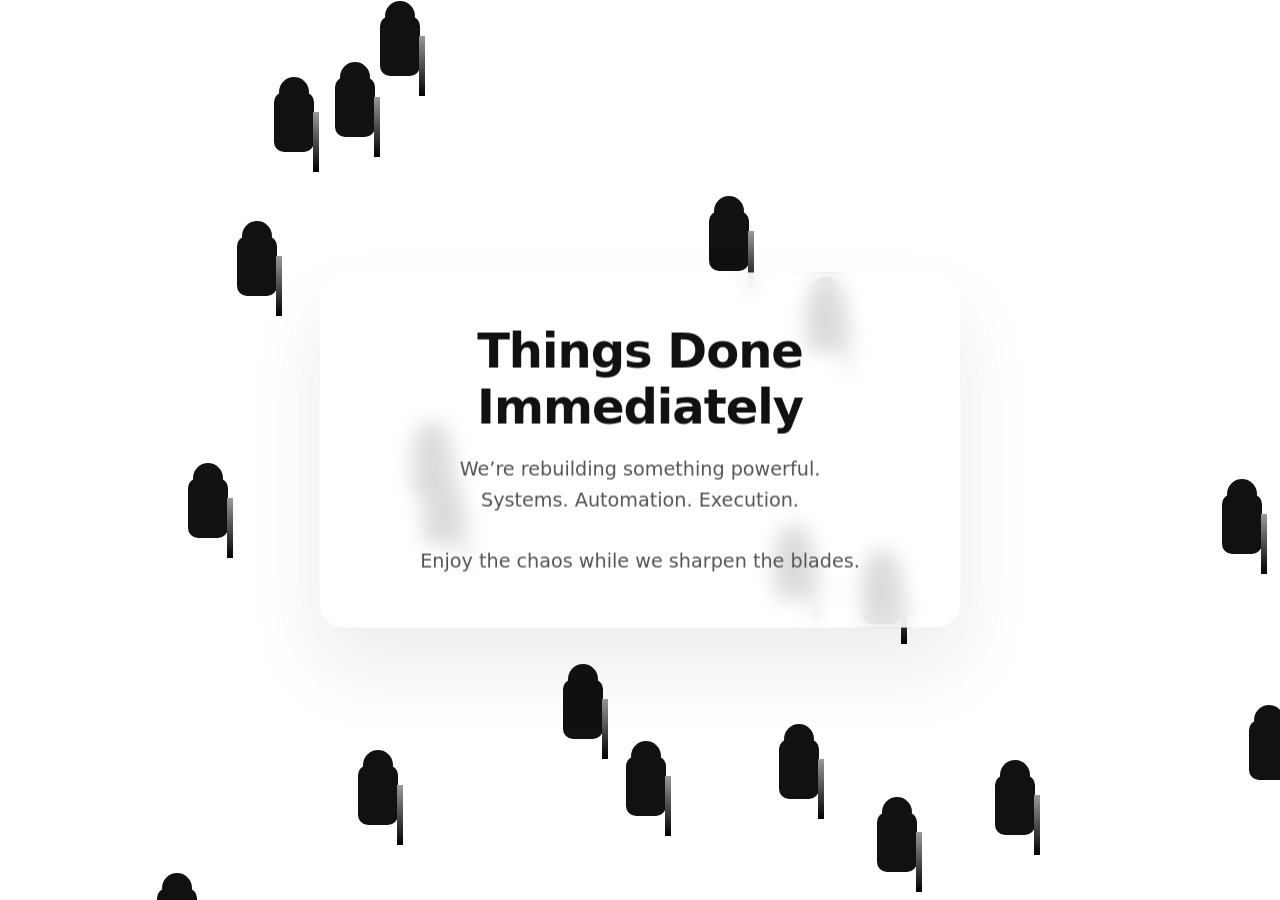
<file: index.html>
<!DOCTYPE html>
<html lang="en">
<head>
<meta charset="UTF-8">
<title>Things Done Immediately — Rebuilding</title>
<meta name="viewport" content="width=device-width, initial-scale=1.0">

<style>
* {
  margin: 0;
  padding: 0;
  box-sizing: border-box;
  font-family: Inter, system-ui, -apple-system, BlinkMacSystemFont, "Segoe UI", Roboto, sans-serif;
}

body {
  background: #ffffff;
  color: #111;
  height: 100vh;
  overflow: hidden;
}

/* Center content */
.center {
  position: absolute;
  z-index: 10;
  top: 50%;
  left: 50%;
  transform: translate(-50%, -50%);
  text-align: center;
  background: rgba(255,255,255,0.85);
  backdrop-filter: blur(10px);
  padding: 50px 70px;
  border-radius: 24px;
  box-shadow: 0 40px 80px rgba(0,0,0,0.08);
  animation: fadeIn 1.5s ease;
}

h1 {
  font-size: 3rem;
  font-weight: 800;
  letter-spacing: -1px;
  margin-bottom: 20px;
}

p {
  font-size: 1.2rem;
  color: #555;
  line-height: 1.6;
}

/* Arena */
.arena {
  position: absolute;
  width: 100%;
  height: 100%;
  overflow: hidden;
}

/* Robot fighters */
.robot {
  position: absolute;
  width: 40px;
  height: 60px;
  background: #111;
  border-radius: 10px;
}

.robot::before {
  content: "";
  position: absolute;
  top: -15px;
  left: 5px;
  width: 30px;
  height: 30px;
  background: #111;
  border-radius: 50%;
}

.sword {
  position: absolute;
  width: 6px;
  height: 60px;
  background: linear-gradient(to bottom, #999, #000);
  top: 20px;
  right: -5px;
  transform-origin: top;
  animation: swing 0.6s infinite alternate;
}

@keyframes swing {
  from { transform: rotate(20deg); }
  to { transform: rotate(-40deg); }
}

/* Robot movement */
@keyframes fight {
  0% { transform: translateX(0) translateY(0); }
  25% { transform: translateX(40px) translateY(-20px); }
  50% { transform: translateX(-40px) translateY(10px); }
  75% { transform: translateX(30px) translateY(-10px); }
  100% { transform: translateX(0) translateY(0); }
}

@keyframes fadeIn {
  from { opacity: 0; transform: translate(-50%, -45%); }
  to { opacity: 1; transform: translate(-50%, -50%); }
}
</style>
</head>
<body>

<div class="arena" id="arena"></div>

<div class="center">
  <h1>Things Done Immediately</h1>
  <p>
    We’re rebuilding something powerful.<br>
    Systems. Automation. Execution.<br><br>
    Enjoy the chaos while we sharpen the blades.
  </p>
</div>

<script>
const arena = document.getElementById("arena");

function createRobot() {
  const robot = document.createElement("div");
  robot.className = "robot";

  const sword = document.createElement("div");
  sword.className = "sword";
  robot.appendChild(sword);

  robot.style.top = Math.random() * window.innerHeight + "px";
  robot.style.left = Math.random() * window.innerWidth + "px";
  robot.style.animation = "fight " + (2 + Math.random() * 3) + "s infinite ease-in-out";

  arena.appendChild(robot);
}

for (let i = 0; i < 20; i++) {
  createRobot();
}
</script>

</body>
</html>
</file>
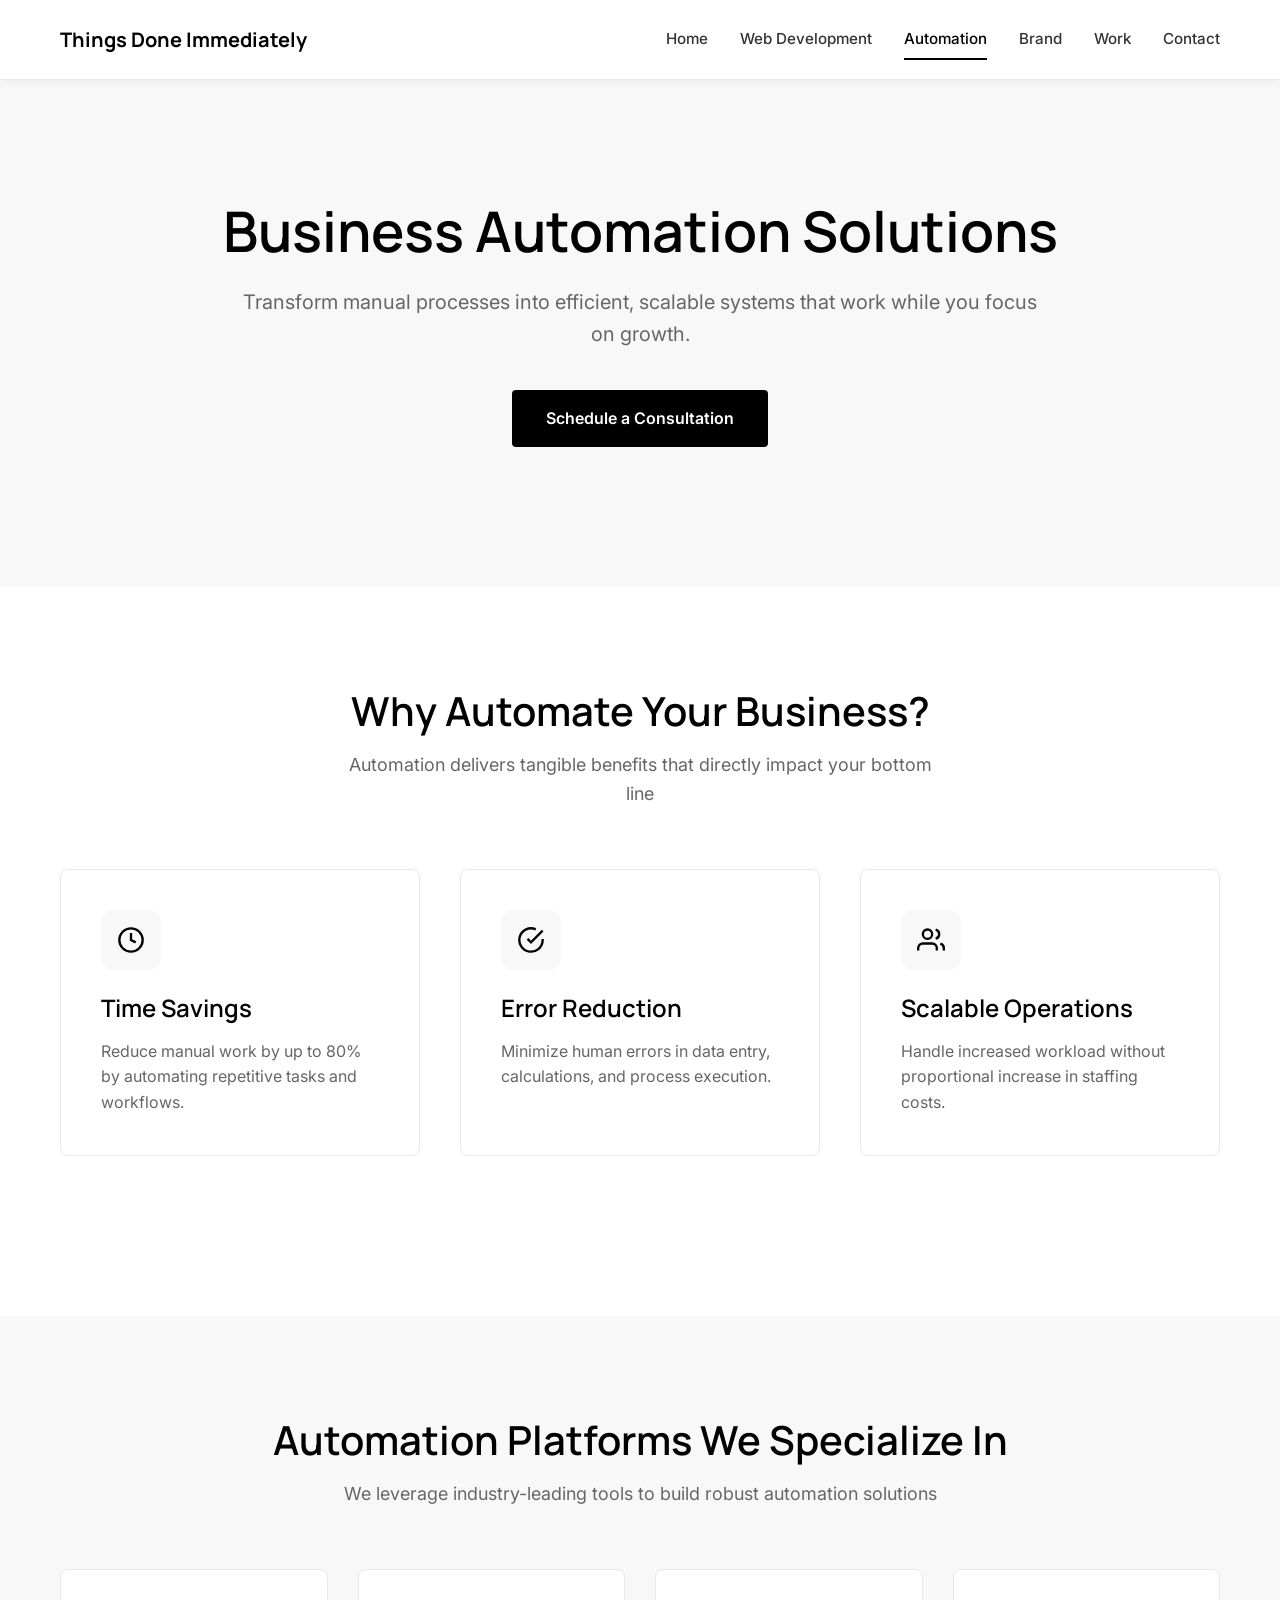
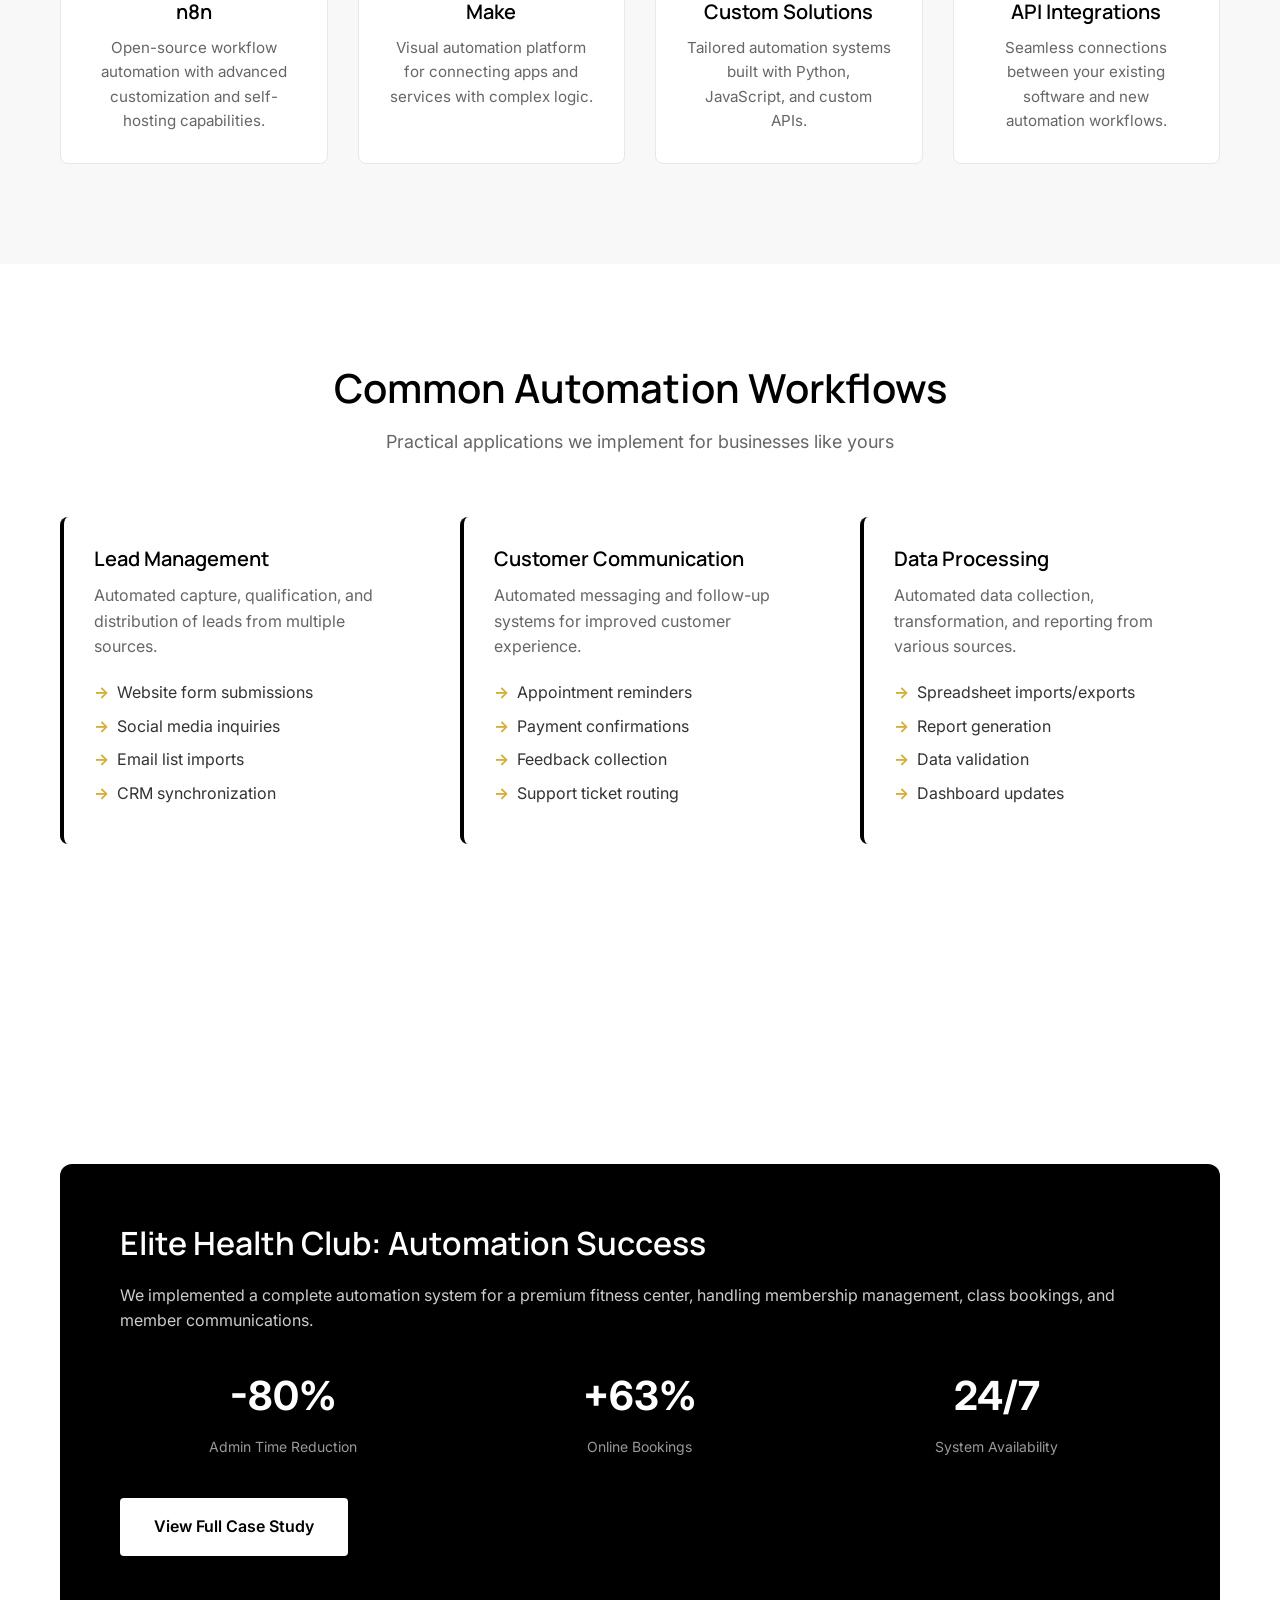
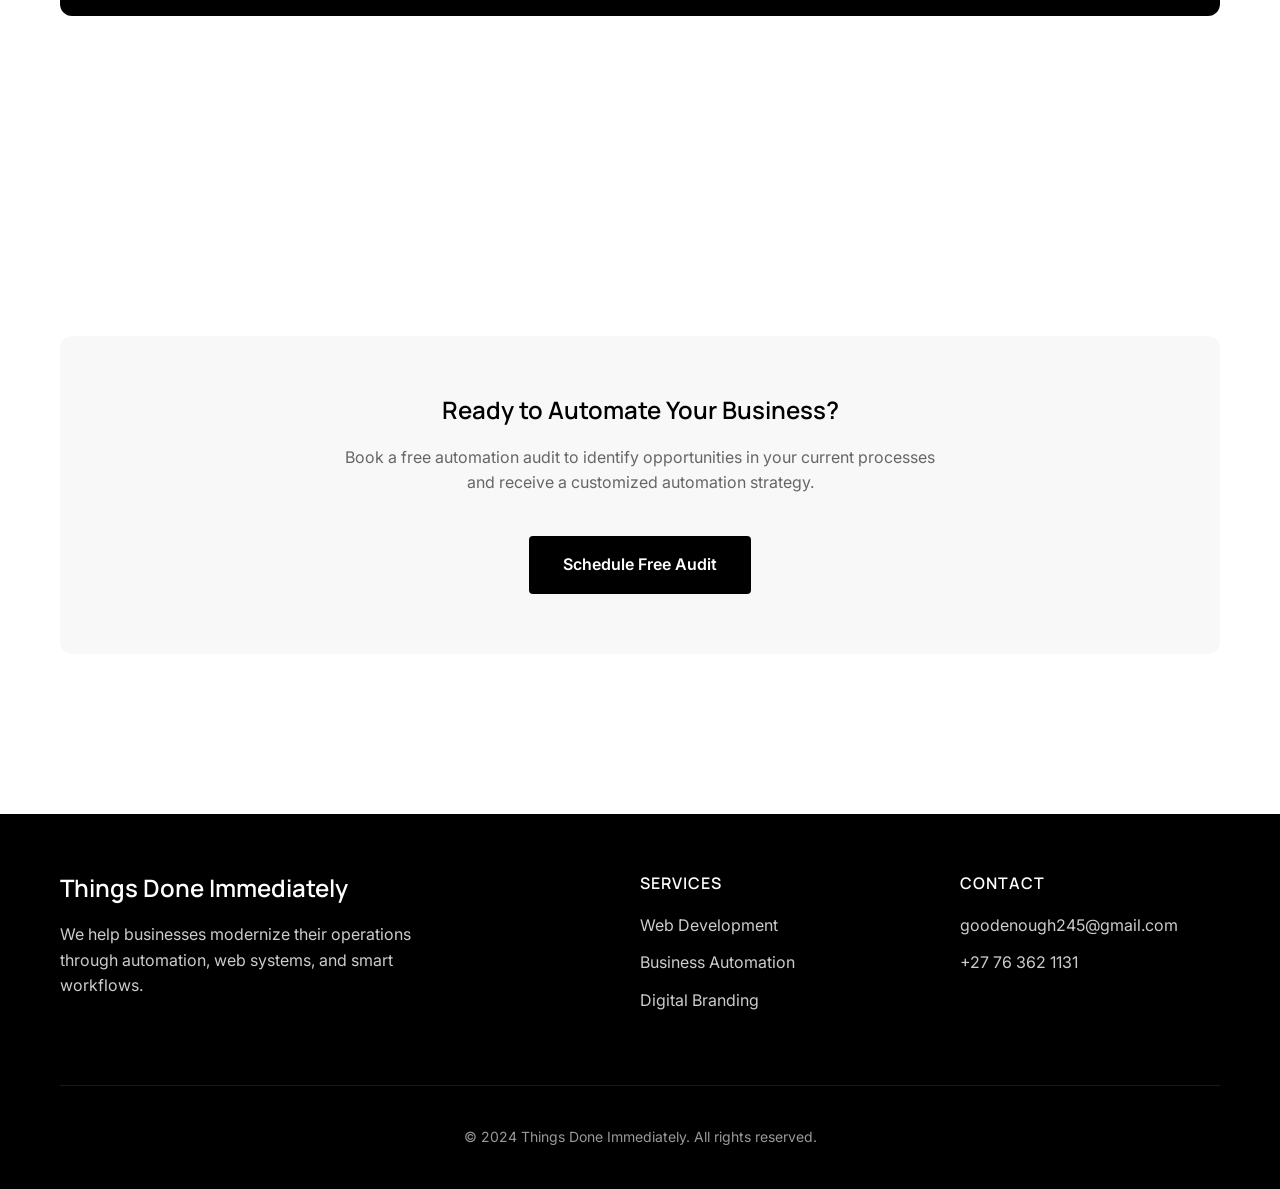
<file: automation.html>
<!DOCTYPE html>
<html lang="en">
<head>
    <link rel="icon" href="/favicon.png" type="image/png">
    <meta charset="UTF-8">
    <meta name="viewport" content="width=device-width, initial-scale=1.0">
    <title>Business Automation | Things Done Immediately</title>
    
    <!-- Fonts -->
    <link rel="preconnect" href="https://fonts.googleapis.com">
    <link rel="preconnect" href="https://fonts.gstatic.com" crossorigin>
    <link href="https://fonts.googleapis.com/css2?family=Inter:wght@300;400;500;600;700&family=Manrope:wght@400;500;600;700&display=swap" rel="stylesheet">
    
    <style>
        /* ===== SAME CSS AS INDEX.HTML ===== */
        /* Reset & Base */
        * {
            margin: 0;
            padding: 0;
            box-sizing: border-box;
        }

        :root {
            /* Color System */
            --black: #000000;
            --white: #ffffff;
            --gray-100: #f8f8f8;
            --gray-200: #e8e8e8;
            --gray-300: #cccccc;
            --gray-400: #999999;
            --gray-500: #666666;
            --gray-600: #333333;
            --gray-700: #1a1a1a;
            --accent: #d4af37;
            --accent-blue: #0066cc;
        }

        body {
            font-family: 'Inter', -apple-system, BlinkMacSystemFont, sans-serif;
            color: var(--gray-600);
            line-height: 1.6;
            background: var(--white);
            overflow-x: hidden;
            padding-top: 80px; /* Space for fixed nav */
        }

        h1, h2, h3, h4, h5, h6 {
            font-family: 'Manrope', sans-serif;
            font-weight: 600;
            color: var(--black);
            line-height: 1.2;
        }

        /* Container System */
        .container {
            max-width: 1200px;
            margin: 0 auto;
            padding: 0 20px;
            width: 100%;
        }

        /* Navigation - SIMPLE & FIXED */
        .nav-main {
            position: fixed;
            top: 0;
            left: 0;
            width: 100%;
            background: var(--white);
            border-bottom: 1px solid var(--gray-200);
            z-index: 1000;
            padding: 0;
            height: 80px;
            display: flex;
            align-items: center;
            box-shadow: 0 2px 10px rgba(0,0,0,0.05);
        }

        .nav-container {
            max-width: 1200px;
            margin: 0 auto;
            padding: 0 20px;
            width: 100%;
            display: flex;
            justify-content: space-between;
            align-items: center;
        }

        .nav-brand {
            font-family: 'Manrope', sans-serif;
            font-weight: 700;
            font-size: 1.25rem;
            color: var(--black);
            text-decoration: none;
        }

        .nav-menu {
            display: flex;
            gap: 2rem;
            align-items: center;
        }

        .nav-link {
            color: var(--gray-600);
            text-decoration: none;
            font-weight: 500;
            font-size: 0.95rem;
            transition: color 0.3s ease;
            padding: 0.5rem 0;
            position: relative;
        }

        .nav-link:hover,
        .nav-link.active {
            color: var(--black);
        }

        .nav-link.active:after {
            content: '';
            position: absolute;
            bottom: 0;
            left: 0;
            width: 100%;
            height: 2px;
            background: var(--black);
        }

        .mobile-toggle {
            display: none;
            flex-direction: column;
            gap: 4px;
            background: none;
            border: none;
            cursor: pointer;
            padding: 0.5rem;
        }

        .mobile-toggle span {
            width: 24px;
            height: 2px;
            background: var(--black);
            transition: 0.3s;
        }

        /* Sections */
        section {
            padding: 100px 0;
            width: 100%;
        }

        .section-header {
            text-align: center;
            margin-bottom: 60px;
            max-width: 100%;
        }

        .section-header h2 {
            font-size: 2.5rem;
            margin-bottom: 16px;
        }

        .section-header p {
            font-size: 1.125rem;
            color: var(--gray-500);
            max-width: 600px;
            margin: 0 auto;
        }

        /* Buttons */
        .btn {
            display: inline-block;
            padding: 14px 32px;
            font-size: 1rem;
            font-weight: 600;
            text-decoration: none;
            border-radius: 4px;
            transition: all 0.3s ease;
            border: 2px solid transparent;
            cursor: pointer;
            text-align: center;
        }

        .btn-primary {
            background: var(--black);
            color: var(--white);
        }

        .btn-primary:hover {
            background: var(--gray-700);
            transform: translateY(-2px);
            box-shadow: 0 10px 20px rgba(0,0,0,0.1);
        }

        .btn-secondary {
            background: transparent;
            color: var(--black);
            border-color: var(--gray-300);
        }

        .btn-secondary:hover {
            border-color: var(--black);
            transform: translateY(-2px);
        }

        /* Automation Page Specific Styles */
        .automation-hero {
            background: var(--gray-100);
            padding: 120px 0 80px;
        }

        .automation-hero h1 {
            font-size: 3.5rem;
            margin-bottom: 24px;
            line-height: 1.1;
        }

        .automation-hero p {
            font-size: 1.25rem;
            color: var(--gray-500);
            max-width: 800px;
            margin: 0 auto 40px;
        }

        /* Benefits Grid */
        .benefits-grid {
            display: grid;
            grid-template-columns: repeat(auto-fit, minmax(300px, 1fr));
            gap: 40px;
            margin: 60px 0;
        }

        .benefit-card {
            background: var(--white);
            padding: 40px;
            border-radius: 8px;
            border: 1px solid var(--gray-200);
            transition: all 0.3s ease;
        }

        .benefit-card:hover {
            transform: translateY(-8px);
            box-shadow: 0 20px 40px rgba(0, 0, 0, 0.08);
            border-color: var(--black);
        }

        .benefit-icon {
            width: 60px;
            height: 60px;
            background: var(--gray-100);
            border-radius: 12px;
            display: flex;
            align-items: center;
            justify-content: center;
            margin-bottom: 24px;
        }

        .benefit-icon svg {
            width: 28px;
            height: 28px;
            color: var(--black);
        }

        .benefit-card h3 {
            font-size: 1.5rem;
            margin-bottom: 16px;
        }

        .benefit-card p {
            color: var(--gray-500);
        }

        /* Tools Section */
        .tools-section {
            background: var(--gray-100);
        }

        .tools-grid {
            display: grid;
            grid-template-columns: repeat(auto-fit, minmax(250px, 1fr));
            gap: 30px;
            margin-top: 40px;
        }

        .tool-card {
            background: var(--white);
            padding: 30px;
            border-radius: 8px;
            text-align: center;
            transition: all 0.3s ease;
            border: 1px solid var(--gray-200);
        }

        .tool-card:hover {
            transform: translateY(-5px);
            box-shadow: 0 15px 30px rgba(0,0,0,0.1);
            border-color: var(--black);
        }

        .tool-card h4 {
            font-size: 1.25rem;
            margin-bottom: 12px;
        }

        .tool-card p {
            color: var(--gray-500);
            font-size: 0.95rem;
        }

        /* Workflow Examples */
        .workflow-examples {
            display: grid;
            grid-template-columns: repeat(auto-fit, minmax(300px, 1fr));
            gap: 40px;
            margin: 60px 0;
        }

        .workflow-card {
            background: var(--white);
            padding: 30px;
            border-radius: 8px;
            border-left: 4px solid var(--black);
            transition: all 0.3s ease;
        }

        .workflow-card:hover {
            transform: translateY(-5px);
            box-shadow: 0 15px 30px rgba(0,0,0,0.1);
        }

        .workflow-card h4 {
            font-size: 1.25rem;
            margin-bottom: 12px;
            color: var(--black);
        }

        .workflow-card p {
            color: var(--gray-500);
            margin-bottom: 20px;
        }

        .workflow-steps {
            list-style: none;
            padding: 0;
        }

        .workflow-steps li {
            color: var(--gray-600);
            margin-bottom: 8px;
            display: flex;
            align-items: center;
            gap: 8px;
        }

        .workflow-steps li:before {
            content: "→";
            color: var(--accent);
            font-weight: bold;
        }

        /* Case Study Preview */
        .case-study-preview {
            background: var(--black);
            color: var(--white);
            border-radius: 12px;
            overflow: hidden;
            margin: 60px 0;
        }

        .case-study-content {
            padding: 60px;
        }

        .case-study-content h3 {
            color: var(--white);
            font-size: 2rem;
            margin-bottom: 20px;
        }

        .case-study-description {
            color: rgba(255,255,255,0.8);
            margin-bottom: 30px;
            line-height: 1.6;
        }

        .case-study-stats {
            display: grid;
            grid-template-columns: repeat(3, 1fr);
            gap: 30px;
            margin-bottom: 40px;
        }

        .stat {
            text-align: center;
        }

        .stat-number {
            font-size: 2.5rem;
            font-weight: 700;
            color: var(--white);
            margin-bottom: 8px;
        }

        .stat-label {
            font-size: 0.875rem;
            color: rgba(255,255,255,0.6);
        }

        /* CTA Section */
        .cta-section {
            background: var(--gray-100);
            text-align: center;
            border-radius: 12px;
            padding: 60px;
            margin: 60px 0;
        }

        .cta-section h2 {
            margin-bottom: 20px;
        }

        .cta-section p {
            color: var(--gray-500);
            max-width: 600px;
            margin: 0 auto 40px;
        }

        /* Footer */
        .footer {
            background: var(--black);
            color: var(--white);
            padding: 60px 0 40px;
        }

        .footer-content {
            display: grid;
            grid-template-columns: 2fr 1fr 1fr;
            gap: 60px;
            margin-bottom: 60px;
        }

        .footer-brand h3 {
            font-size: 1.5rem;
            color: var(--white);
            margin-bottom: 20px;
        }

        .footer-brand p {
            color: var(--gray-300);
            max-width: 400px;
        }

        .footer-links h4 {
            font-size: 1rem;
            color: var(--white);
            margin-bottom: 20px;
            text-transform: uppercase;
            letter-spacing: 1px;
        }

        .footer-links ul {
            list-style: none;
            padding: 0;
        }

        .footer-links li {
            margin-bottom: 12px;
        }

        .footer-links a {
            color: var(--gray-300);
            text-decoration: none;
            transition: color 0.3s ease;
        }

        .footer-links a:hover {
            color: var(--white);
        }

        .footer-bottom {
            padding-top: 40px;
            border-top: 1px solid var(--gray-700);
            text-align: center;
            color: var(--gray-400);
            font-size: 0.875rem;
        }

        /* Responsive Design */
        @media (max-width: 1024px) {
            .automation-hero h1 {
                font-size: 3rem;
            }
            
            .case-study-stats {
                grid-template-columns: repeat(2, 1fr);
            }
            
            .footer-content {
                grid-template-columns: 1fr 1fr;
            }
        }

        @media (max-width: 768px) {
            body {
                padding-top: 70px;
            }
            
            .nav-main {
                height: 70px;
            }
            
            .mobile-toggle {
                display: flex;
            }
            
            .nav-menu {
                position: fixed;
                top: 70px;
                left: 0;
                width: 100%;
                background: var(--white);
                flex-direction: column;
                padding: 2rem;
                gap: 1.5rem;
                border-top: 1px solid var(--gray-200);
                box-shadow: 0 10px 30px rgba(0,0,0,0.1);
                display: none;
                z-index: 999;
            }
            
            .nav-menu.active {
                display: flex;
            }
            
            section {
                padding: 60px 0;
            }
            
            .automation-hero {
                padding: 80px 0 60px;
            }
            
            .automation-hero h1 {
                font-size: 2.5rem;
            }
            
            .automation-hero p {
                font-size: 1.125rem;
            }
            
            .benefits-grid,
            .tools-grid,
            .workflow-examples {
                grid-template-columns: 1fr;
                gap: 30px;
            }
            
            .case-study-stats {
                grid-template-columns: 1fr;
                gap: 20px;
            }
            
            .case-study-content {
                padding: 30px;
            }
            
            .cta-section {
                padding: 40px 20px;
            }
            
            .footer-content {
                grid-template-columns: 1fr;
                gap: 40px;
            }
        }

        @media (max-width: 480px) {
            .automation-hero h1 {
                font-size: 2rem;
            }
            
            .section-header h2 {
                font-size: 2rem;
            }
            
            .benefit-card,
            .tool-card,
            .workflow-card {
                padding: 25px;
            }
            
            .cta-section {
                padding: 30px 20px;
            }
        }
    </style>
</head>
<body>
     <!-- Fixed Navigation - CORRECTED -->
    <nav class="nav-main">
        <div class="nav-container">
            <a href="index.html" class="nav-brand">Things Done Immediately</a>
            
            <button class="mobile-toggle" id="mobileToggle">
                <span></span>
                <span></span>
                <span></span>
            </button>
            
            <div class="nav-menu" id="navMenu">
                <a href="index.html" class="nav-link">Home</a>
                <a href="web-development.html" class="nav-link">Web Development</a>
                <a href="automation.html" class="nav-link active">Automation</a>
                <a href="brand.html" class="nav-link">Brand</a>
                <a href="work.html" class="nav-link">Work</a>
                <a href="contact.html" class="nav-link">Contact</a>
            </div>
        </div>
    </nav>

    <!-- Automation Hero -->
    <section class="automation-hero">
        <div class="container">
            <div class="section-header">
                <h1>Business Automation Solutions</h1>
                <p>Transform manual processes into efficient, scalable systems that work while you focus on growth.</p>
                <a href="contact.html" class="btn btn-primary">Schedule a Consultation</a>
            </div>
        </div>
    </section>

    <!-- Benefits -->
    <section>
        <div class="container">
            <div class="section-header">
                <h2>Why Automate Your Business?</h2>
                <p>Automation delivers tangible benefits that directly impact your bottom line</p>
            </div>
            
            <div class="benefits-grid">
                <div class="benefit-card">
                    <div class="benefit-icon">
                        <svg viewBox="0 0 24 24" fill="none" stroke="currentColor" stroke-width="2">
                            <circle cx="12" cy="12" r="10"/>
                            <polyline points="12 6 12 12 16 14"/>
                        </svg>
                    </div>
                    <h3>Time Savings</h3>
                    <p>Reduce manual work by up to 80% by automating repetitive tasks and workflows.</p>
                </div>
                
                <div class="benefit-card">
                    <div class="benefit-icon">
                        <svg viewBox="0 0 24 24" fill="none" stroke="currentColor" stroke-width="2">
                            <path d="M22 11.08V12a10 10 0 1 1-5.93-9.14"/>
                            <polyline points="22 4 12 14.01 9 11.01"/>
                        </svg>
                    </div>
                    <h3>Error Reduction</h3>
                    <p>Minimize human errors in data entry, calculations, and process execution.</p>
                </div>
                
                <div class="benefit-card">
                    <div class="benefit-icon">
                        <svg viewBox="0 0 24 24" fill="none" stroke="currentColor" stroke-width="2">
                            <path d="M17 21v-2a4 4 0 0 0-4-4H5a4 4 0 0 0-4 4v2"/>
                            <circle cx="9" cy="7" r="4"/>
                            <path d="M23 21v-2a4 4 0 0 0-3-3.87"/>
                            <path d="M16 3.13a4 4 0 0 1 0 7.75"/>
                        </svg>
                    </div>
                    <h3>Scalable Operations</h3>
                    <p>Handle increased workload without proportional increase in staffing costs.</p>
                </div>
            </div>
        </div>
    </section>

    <!-- Tools We Use -->
    <section class="tools-section">
        <div class="container">
            <div class="section-header">
                <h2>Automation Platforms We Specialize In</h2>
                <p>We leverage industry-leading tools to build robust automation solutions</p>
            </div>
            
            <div class="tools-grid">
                <div class="tool-card">
                    <h4>n8n</h4>
                    <p>Open-source workflow automation with advanced customization and self-hosting capabilities.</p>
                </div>
                
                <div class="tool-card">
                    <h4>Make</h4>
                    <p>Visual automation platform for connecting apps and services with complex logic.</p>
                </div>
                
                <div class="tool-card">
                    <h4>Custom Solutions</h4>
                    <p>Tailored automation systems built with Python, JavaScript, and custom APIs.</p>
                </div>
                
                <div class="tool-card">
                    <h4>API Integrations</h4>
                    <p>Seamless connections between your existing software and new automation workflows.</p>
                </div>
            </div>
        </div>
    </section>

    <!-- Workflow Examples -->
    <section>
        <div class="container">
            <div class="section-header">
                <h2>Common Automation Workflows</h2>
                <p>Practical applications we implement for businesses like yours</p>
            </div>
            
            <div class="workflow-examples">
                <div class="workflow-card">
                    <h4>Lead Management</h4>
                    <p>Automated capture, qualification, and distribution of leads from multiple sources.</p>
                    <ul class="workflow-steps">
                        <li>Website form submissions</li>
                        <li>Social media inquiries</li>
                        <li>Email list imports</li>
                        <li>CRM synchronization</li>
                    </ul>
                </div>
                
                <div class="workflow-card">
                    <h4>Customer Communication</h4>
                    <p>Automated messaging and follow-up systems for improved customer experience.</p>
                    <ul class="workflow-steps">
                        <li>Appointment reminders</li>
                        <li>Payment confirmations</li>
                        <li>Feedback collection</li>
                        <li>Support ticket routing</li>
                    </ul>
                </div>
                
                <div class="workflow-card">
                    <h4>Data Processing</h4>
                    <p>Automated data collection, transformation, and reporting from various sources.</p>
                    <ul class="workflow-steps">
                        <li>Spreadsheet imports/exports</li>
                        <li>Report generation</li>
                        <li>Data validation</li>
                        <li>Dashboard updates</li>
                    </ul>
                </div>
            </div>
        </div>
    </section>

    <!-- Case Study Preview -->
    <section>
        <div class="container">
            <div class="case-study-preview">
                <div class="case-study-content">
                    <h3>Elite Health Club: Automation Success</h3>
                    <p class="case-study-description">
                        We implemented a complete automation system for a premium fitness center, 
                        handling membership management, class bookings, and member communications.
                    </p>
                    
                    <div class="case-study-stats">
                        <div class="stat">
                            <div class="stat-number">-80%</div>
                            <div class="stat-label">Admin Time Reduction</div>
                        </div>
                        <div class="stat">
                            <div class="stat-number">+63%</div>
                            <div class="stat-label">Online Bookings</div>
                        </div>
                        <div class="stat">
                            <div class="stat-number">24/7</div>
                            <div class="stat-label">System Availability</div>
                        </div>
                    </div>
                    
                    <a href="work.html" class="btn" style="background: var(--white); color: var(--black);">View Full Case Study</a>
                </div>
            </div>
        </div>
    </section>

    <!-- CTA Section -->
    <section>
        <div class="container">
            <div class="cta-section">
                <h2>Ready to Automate Your Business?</h2>
                <p>
                    Book a free automation audit to identify opportunities in your current 
                    processes and receive a customized automation strategy.
                </p>
                <a href="contact.html" class="btn btn-primary">Schedule Free Audit</a>
            </div>
        </div>
    </section>

       <!-- Footer - CORRECTED -->
    <footer class="footer">
        <div class="container">
            <div class="footer-content">
                <div class="footer-brand">
                    <h3>Things Done Immediately</h3>
                    <p>We help businesses modernize their operations through automation, web systems, and smart workflows.</p>
                </div>
                
                <div class="footer-links">
                    <h4>Services</h4>
                    <ul>
                        <li><a href="web-development.html">Web Development</a></li>
                        <li><a href="automation.html">Business Automation</a></li>
                        <li><a href="brand.html">Digital Branding</a></li>
                    </ul>
                </div>
                
                <div class="footer-links">
                    <h4>Contact</h4>
                    <ul>
                        <li><a href="mailto:goodenough245@gmail.com">goodenough245@gmail.com</a></li>
                        <li><a href="https://wa.me/27763621131">+27 76 362 1131</a></li>
                    </ul>
                </div>
            </div>
            
            <div class="footer-bottom">
                <p>&copy; 2024 Things Done Immediately. All rights reserved.</p>
            </div>
        </div>
    </footer>

    <!-- JavaScript -->
    <script>
        // Mobile menu toggle
        const mobileToggle = document.getElementById('mobileToggle');
        const navMenu = document.getElementById('navMenu');
        
        if (mobileToggle) {
            mobileToggle.addEventListener('click', (e) => {
                e.stopPropagation();
                navMenu.classList.toggle('active');
            });
        }
        
        // Close menu when clicking outside
        document.addEventListener('click', (e) => {
            if (!e.target.closest('.nav-container') && navMenu.classList.contains('active')) {
                navMenu.classList.remove('active');
            }
        });
        
        // Close menu when clicking a link
        document.querySelectorAll('.nav-link').forEach(link => {
            link.addEventListener('click', () => {
                navMenu.classList.remove('active');
            });
        });
        
        // Add hover effects to cards
        document.querySelectorAll('.benefit-card, .tool-card, .workflow-card').forEach(card => {
            card.addEventListener('mouseenter', function() {
                this.style.cursor = 'pointer';
            });
        });
    </script>
</body>
</html>
</file>
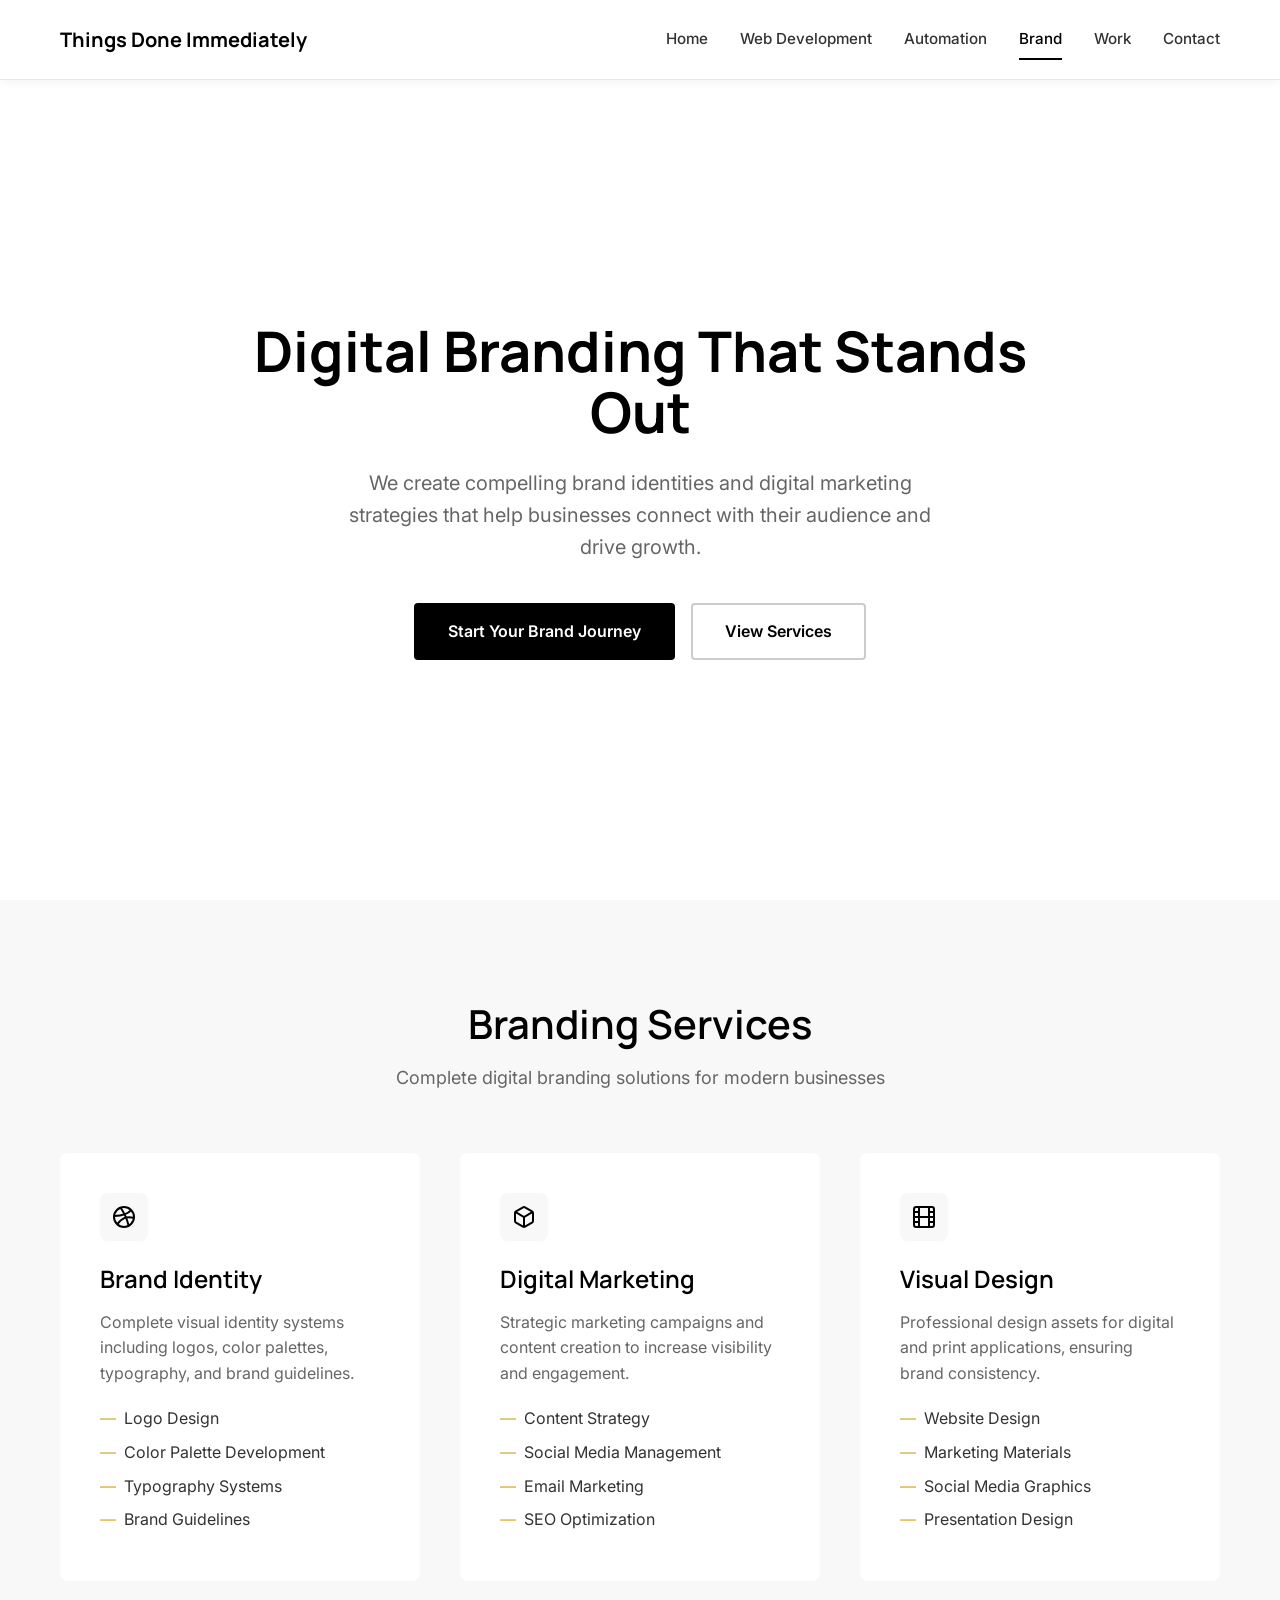
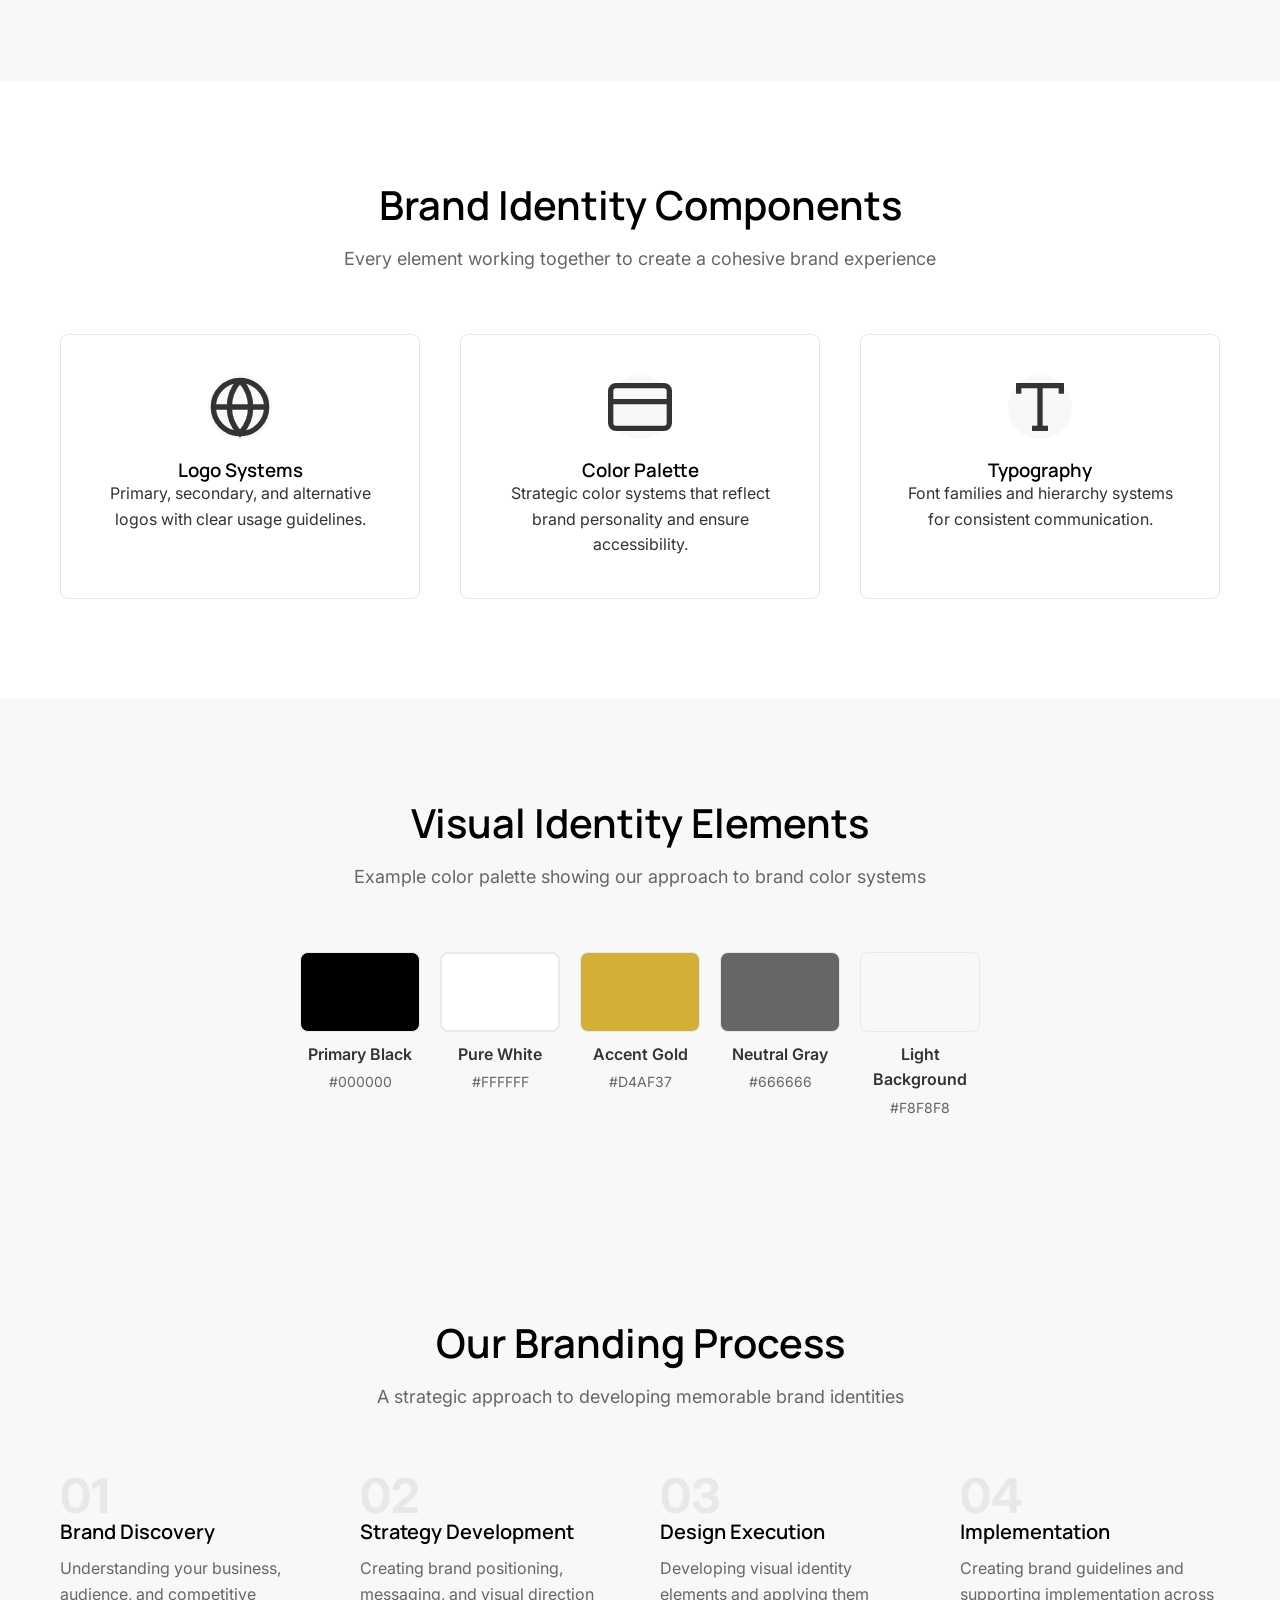
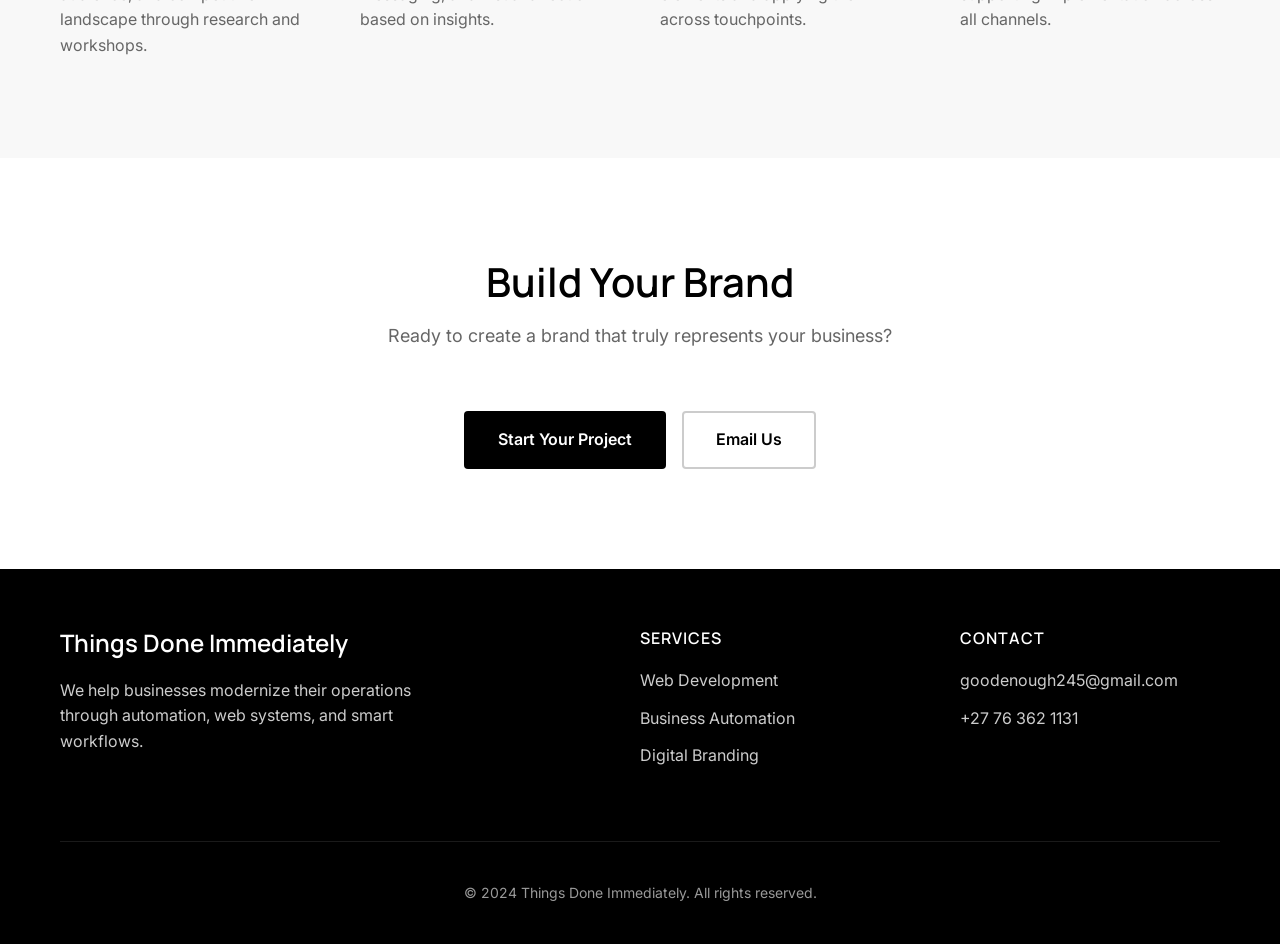
<file: brand.html>
<!DOCTYPE html>
<html lang="en">
<head>
    <link rel="icon" href="/favicon.png" type="image/png">
    <meta charset="UTF-8">
    <meta name="viewport" content="width=device-width, initial-scale=1.0">
    <title>Digital Branding - Things Done Immediately</title>
    
    <!-- Fonts -->
    <link rel="preconnect" href="https://fonts.googleapis.com">
    <link rel="preconnect" href="https://fonts.gstatic.com" crossorigin>
    <link href="https://fonts.googleapis.com/css2?family=Inter:wght@300;400;500;600;700&family=Manrope:wght@400;500;600;700&display=swap" rel="stylesheet">
    
    <style>
        /* ===== COMPLETE FIXED CSS ===== */
        /* Reset & Base */
        * {
            margin: 0;
            padding: 0;
            box-sizing: border-box;
        }

        :root {
            /* Color System */
            --black: #000000;
            --white: #ffffff;
            --gray-100: #f8f8f8;
            --gray-200: #e8e8e8;
            --gray-300: #cccccc;
            --gray-400: #999999;
            --gray-500: #666666;
            --gray-600: #333333;
            --gray-700: #1a1a1a;
            --accent: #d4af37;
            --accent-blue: #0066cc;
        }

        body {
            font-family: 'Inter', -apple-system, BlinkMacSystemFont, sans-serif;
            color: var(--gray-600);
            line-height: 1.6;
            background: var(--white);
            overflow-x: hidden;
            padding-top: 80px; /* Space for fixed nav */
        }

        h1, h2, h3, h4, h5, h6 {
            font-family: 'Manrope', sans-serif;
            font-weight: 600;
            color: var(--black);
            line-height: 1.2;
        }

        /* Container System */
        .container {
            max-width: 1200px;
            margin: 0 auto;
            padding: 0 20px;
            width: 100%;
        }

        /* Navigation - SIMPLE & FIXED */
        .nav-main {
            position: fixed;
            top: 0;
            left: 0;
            width: 100%;
            background: var(--white);
            border-bottom: 1px solid var(--gray-200);
            z-index: 1000;
            padding: 0;
            height: 80px;
            display: flex;
            align-items: center;
            box-shadow: 0 2px 10px rgba(0,0,0,0.05);
        }

        .nav-container {
            max-width: 1200px;
            margin: 0 auto;
            padding: 0 20px;
            width: 100%;
            display: flex;
            justify-content: space-between;
            align-items: center;
        }

        .nav-brand {
            font-family: 'Manrope', sans-serif;
            font-weight: 700;
            font-size: 1.25rem;
            color: var(--black);
            text-decoration: none;
        }

        .nav-menu {
            display: flex;
            gap: 2rem;
            align-items: center;
        }

        .nav-link {
            color: var(--gray-600);
            text-decoration: none;
            font-weight: 500;
            font-size: 0.95rem;
            transition: color 0.3s ease;
            padding: 0.5rem 0;
            position: relative;
        }

        .nav-link:hover,
        .nav-link.active {
            color: var(--black);
        }

        .nav-link.active:after {
            content: '';
            position: absolute;
            bottom: 0;
            left: 0;
            width: 100%;
            height: 2px;
            background: var(--black);
        }

        .mobile-toggle {
            display: none;
            flex-direction: column;
            gap: 4px;
            background: none;
            border: none;
            cursor: pointer;
            padding: 0.5rem;
        }

        .mobile-toggle span {
            width: 24px;
            height: 2px;
            background: var(--black);
            transition: 0.3s;
        }

        /* Sections */
        section {
            padding: 100px 0;
            width: 100%;
        }

        .section-header {
            text-align: center;
            margin-bottom: 60px;
            max-width: 100%;
        }

        .section-header h2 {
            font-size: 2.5rem;
            margin-bottom: 16px;
        }

        .section-header p {
            font-size: 1.125rem;
            color: var(--gray-500);
            max-width: 600px;
            margin: 0 auto;
        }

        /* Hero Section */
        .hero {
            min-height: calc(100vh - 80px);
            display: flex;
            align-items: center;
            padding: 0;
        }

        .hero-content {
            max-width: 800px;
            margin: 0 auto;
            text-align: center;
        }

        .hero-title {
            font-size: 3.5rem;
            font-weight: 700;
            margin-bottom: 24px;
            line-height: 1.1;
        }

        .hero-subtitle {
            font-size: 1.25rem;
            color: var(--gray-500);
            margin-bottom: 40px;
            max-width: 600px;
            margin-left: auto;
            margin-right: auto;
        }

        /* Buttons */
        .btn {
            display: inline-block;
            padding: 14px 32px;
            font-size: 1rem;
            font-weight: 600;
            text-decoration: none;
            border-radius: 4px;
            transition: all 0.3s ease;
            border: 2px solid transparent;
            cursor: pointer;
            text-align: center;
        }

        .btn-primary {
            background: var(--black);
            color: var(--white);
        }

        .btn-primary:hover {
            background: var(--gray-700);
            transform: translateY(-2px);
            box-shadow: 0 10px 20px rgba(0,0,0,0.1);
        }

        .btn-secondary {
            background: transparent;
            color: var(--black);
            border-color: var(--gray-300);
        }

        .btn-secondary:hover {
            border-color: var(--black);
            transform: translateY(-2px);
        }

        .btn-outline {
            background: transparent;
            color: var(--black);
            border: 2px solid var(--gray-300);
            padding: 12px 28px;
        }

        .btn-outline:hover {
            border-color: var(--black);
        }

        .btn-group {
            display: flex;
            gap: 16px;
            flex-wrap: wrap;
            justify-content: center;
        }

        /* Services */
        .services {
            background: var(--gray-100);
        }

        .services-grid {
            display: grid;
            grid-template-columns: repeat(auto-fit, minmax(300px, 1fr));
            gap: 40px;
            margin-top: 40px;
        }

        .service-card {
            background: var(--white);
            padding: 40px;
            border-radius: 8px;
            transition: transform 0.3s ease, box-shadow 0.3s ease;
            height: 100%;
        }

        .service-card:hover {
            transform: translateY(-8px);
            box-shadow: 0 20px 40px rgba(0, 0, 0, 0.08);
        }

        .service-icon {
            width: 48px;
            height: 48px;
            background: var(--gray-100);
            border-radius: 8px;
            display: flex;
            align-items: center;
            justify-content: center;
            margin-bottom: 24px;
        }

        .service-icon svg {
            width: 24px;
            height: 24px;
            color: var(--black);
        }

        .service-card h3 {
            font-size: 1.5rem;
            margin-bottom: 16px;
        }

        .service-card p {
            color: var(--gray-500);
            margin-bottom: 20px;
        }

        .service-features {
            list-style: none;
            padding: 0;
        }

        .service-features li {
            color: var(--gray-600);
            margin-bottom: 8px;
            display: flex;
            align-items: center;
            gap: 8px;
        }

        .service-features li:before {
            content: "—";
            color: var(--accent);
        }

        /* Brand Identity Components */
        .brand-components {
            display: grid;
            grid-template-columns: repeat(auto-fit, minmax(280px, 1fr));
            gap: 40px;
            margin-top: 40px;
        }

        .component-card {
            background: var(--white);
            border: 1px solid var(--gray-200);
            border-radius: 8px;
            padding: 40px;
            text-align: center;
        }

        .component-icon {
            width: 64px;
            height: 64px;
            margin: 0 auto 20px;
            background: var(--gray-100);
            border-radius: 50%;
            display: flex;
            align-items: center;
            justify-content: center;
        }

        /* Visual Identity Showcase */
        .visual-showcase {
            background: var(--gray-100);
        }

        .color-palette {
            display: flex;
            flex-wrap: wrap;
            gap: 20px;
            justify-content: center;
            margin-top: 40px;
        }

        .color-item {
            width: 120px;
            text-align: center;
        }

        .color-swatch {
            width: 100%;
            height: 80px;
            border-radius: 8px;
            margin-bottom: 10px;
            border: 1px solid var(--gray-200);
        }

        .color-name {
            font-weight: 600;
            margin-bottom: 4px;
        }

        .color-value {
            font-size: 0.875rem;
            color: var(--gray-500);
        }

        /* Process */
        .process {
            background: var(--gray-100);
        }

        .process-steps {
            display: grid;
            grid-template-columns: repeat(auto-fit, minmax(250px, 1fr));
            gap: 40px;
            margin-top: 60px;
        }

        .step {
            position: relative;
            padding-top: 48px;
        }

        .step-number {
            position: absolute;
            top: 0;
            left: 0;
            font-size: 3rem;
            font-weight: 700;
            color: var(--gray-200);
            line-height: 1;
        }

        .step h4 {
            font-size: 1.25rem;
            margin-bottom: 12px;
        }

        .step p {
            color: var(--gray-500);
        }

        /* Footer */
        .footer {
            background: var(--black);
            color: var(--white);
            padding: 60px 0 40px;
        }

        .footer-content {
            display: grid;
            grid-template-columns: 2fr 1fr 1fr;
            gap: 60px;
            margin-bottom: 60px;
        }

        .footer-brand h3 {
            font-size: 1.5rem;
            color: var(--white);
            margin-bottom: 20px;
        }

        .footer-brand p {
            color: var(--gray-300);
            max-width: 400px;
        }

        .footer-links h4 {
            font-size: 1rem;
            color: var(--white);
            margin-bottom: 20px;
            text-transform: uppercase;
            letter-spacing: 1px;
        }

        .footer-links ul {
            list-style: none;
            padding: 0;
        }

        .footer-links li {
            margin-bottom: 12px;
        }

        .footer-links a {
            color: var(--gray-300);
            text-decoration: none;
            transition: color 0.3s ease;
        }

        .footer-links a:hover {
            color: var(--white);
        }

        .footer-bottom {
            padding-top: 40px;
            border-top: 1px solid var(--gray-700);
            text-align: center;
            color: var(--gray-400);
            font-size: 0.875rem;
        }

        /* Responsive Design */
        @media (max-width: 1024px) {
            .hero-title {
                font-size: 3rem;
            }
            
            .footer-content {
                grid-template-columns: 1fr 1fr;
            }
        }

        @media (max-width: 768px) {
            body {
                padding-top: 70px;
            }
            
            .nav-main {
                height: 70px;
            }
            
            .mobile-toggle {
                display: flex;
            }
            
            .nav-menu {
                position: fixed;
                top: 70px;
                left: 0;
                width: 100%;
                background: var(--white);
                flex-direction: column;
                padding: 2rem;
                gap: 1.5rem;
                border-top: 1px solid var(--gray-200);
                box-shadow: 0 10px 30px rgba(0,0,0,0.1);
                display: none;
                z-index: 999;
            }
            
            .nav-menu.active {
                display: flex;
            }
            
            section {
                padding: 60px 0;
            }
            
            .hero {
                min-height: calc(100vh - 70px);
            }
            
            .hero-title {
                font-size: 2.5rem;
            }
            
            .hero-subtitle {
                font-size: 1.125rem;
            }
            
            .btn-group {
                flex-direction: column;
                align-items: center;
            }
            
            .btn {
                width: 100%;
                max-width: 300px;
            }
            
            .footer-content {
                grid-template-columns: 1fr;
                gap: 40px;
            }
            
            .process-steps {
                grid-template-columns: 1fr;
            }
        }

        @media (max-width: 480px) {
            .hero-title {
                font-size: 2rem;
            }
            
            .section-header h2 {
                font-size: 2rem;
            }
            
            .service-card {
                padding: 30px;
            }
            
            .services-grid {
                grid-template-columns: 1fr;
            }
            
            .brand-components {
                grid-template-columns: 1fr;
            }
        }
    </style>
</head>
<body>
    <!-- Fixed Navigation -->
    <nav class="nav-main">
        <div class="nav-container">
            <a href="index.html" class="nav-brand">Things Done Immediately</a>
            
            <button class="mobile-toggle" id="mobileToggle">
                <span></span>
                <span></span>
                <span></span>
            </button>
            
            <div class="nav-menu" id="navMenu">
                <a href="index.html" class="nav-link">Home</a>
                <a href="web-development.html" class="nav-link">Web Development</a>
                <a href="automation.html" class="nav-link">Automation</a>
                <a href="brand.html" class="nav-link active">Brand</a>
                <a href="work.html" class="nav-link">Work</a>
                <a href="contact.html" class="nav-link">Contact</a>
            </div>
        </div>
    </nav>

    <!-- Hero Section -->
    <section class="hero">
        <div class="container">
            <div class="hero-content">
                <h1 class="hero-title">Digital Branding That Stands Out</h1>
                <p class="hero-subtitle">
                    We create compelling brand identities and digital marketing strategies 
                    that help businesses connect with their audience and drive growth.
                </p>
                <div class="btn-group">
                    <a href="#contact" class="btn btn-primary">Start Your Brand Journey</a>
                    <a href="#services" class="btn btn-secondary">View Services</a>
                </div>
            </div>
        </div>
    </section>

    <!-- Services -->
    <section class="services" id="services">
        <div class="container">
            <div class="section-header">
                <h2>Branding Services</h2>
                <p>Complete digital branding solutions for modern businesses</p>
            </div>
            
            <div class="services-grid">
                <!-- Brand Identity -->
                <div class="service-card">
                    <div class="service-icon">
                        <svg viewBox="0 0 24 24" fill="none" stroke="currentColor" stroke-width="2">
                            <circle cx="12" cy="12" r="10"></circle>
                            <path d="M8.56 2.75c4.37 6.03 6.02 9.42 8.03 17.72m2.54-15.38c-3.72 4.35-8.94 5.66-16.88 5.85m19.5 1.9c-3.5-.93-6.63-.82-8.94 0-2.58.92-5.01 2.86-7.44 6.32"></path>
                        </svg>
                    </div>
                    <h3>Brand Identity</h3>
                    <p>Complete visual identity systems including logos, color palettes, typography, and brand guidelines.</p>
                    <ul class="service-features">
                        <li>Logo Design</li>
                        <li>Color Palette Development</li>
                        <li>Typography Systems</li>
                        <li>Brand Guidelines</li>
                    </ul>
                </div>

                <!-- Digital Marketing -->
                <div class="service-card">
                    <div class="service-icon">
                        <svg viewBox="0 0 24 24" fill="none" stroke="currentColor" stroke-width="2">
                            <path d="M21 16V8a2 2 0 00-1-1.73l-7-4a2 2 0 00-2 0l-7 4A2 2 0 003 8v8a2 2 0 001 1.73l7 4a2 2 0 002 0l7-4A2 2 0 0021 16z"></path>
                            <polyline points="3.27 6.96 12 12.01 20.73 6.96"></polyline>
                            <line x1="12" y1="22.08" x2="12" y2="12"></line>
                        </svg>
                    </div>
                    <h3>Digital Marketing</h3>
                    <p>Strategic marketing campaigns and content creation to increase visibility and engagement.</p>
                    <ul class="service-features">
                        <li>Content Strategy</li>
                        <li>Social Media Management</li>
                        <li>Email Marketing</li>
                        <li>SEO Optimization</li>
                    </ul>
                </div>

                <!-- Visual Design -->
                <div class="service-card">
                    <div class="service-icon">
                        <svg viewBox="0 0 24 24" fill="none" stroke="currentColor" stroke-width="2">
                            <rect x="2" y="2" width="20" height="20" rx="2.18" ry="2.18"></rect>
                            <line x1="7" y1="2" x2="7" y2="22"></line>
                            <line x1="17" y1="2" x2="17" y2="22"></line>
                            <line x1="2" y1="12" x2="22" y2="12"></line>
                            <line x1="2" y1="7" x2="7" y2="7"></line>
                            <line x1="2" y1="17" x2="7" y2="17"></line>
                            <line x1="17" y1="17" x2="22" y2="17"></line>
                            <line x1="17" y1="7" x2="22" y2="7"></line>
                        </svg>
                    </div>
                    <h3>Visual Design</h3>
                    <p>Professional design assets for digital and print applications, ensuring brand consistency.</p>
                    <ul class="service-features">
                        <li>Website Design</li>
                        <li>Marketing Materials</li>
                        <li>Social Media Graphics</li>
                        <li>Presentation Design</li>
                    </ul>
                </div>
            </div>
        </div>
    </section>

    <!-- Brand Components -->
    <section>
        <div class="container">
            <div class="section-header">
                <h2>Brand Identity Components</h2>
                <p>Every element working together to create a cohesive brand experience</p>
            </div>
            
            <div class="brand-components">
                <div class="component-card">
                    <div class="component-icon">
                        <svg viewBox="0 0 24 24" fill="none" stroke="currentColor" stroke-width="2">
                            <circle cx="12" cy="12" r="10"></circle>
                            <path d="M12 2a14.5 14.5 0 00 0 20 14.5 14.5 0 00 0-20"></path>
                            <path d="M2 12h20"></path>
                        </svg>
                    </div>
                    <h3>Logo Systems</h3>
                    <p>Primary, secondary, and alternative logos with clear usage guidelines.</p>
                </div>
                
                <div class="component-card">
                    <div class="component-icon">
                        <svg viewBox="0 0 24 24" fill="none" stroke="currentColor" stroke-width="2">
                            <rect x="1" y="4" width="22" height="16" rx="2" ry="2"></rect>
                            <line x1="1" y1="10" x2="23" y2="10"></line>
                        </svg>
                    </div>
                    <h3>Color Palette</h3>
                    <p>Strategic color systems that reflect brand personality and ensure accessibility.</p>
                </div>
                
                <div class="component-card">
                    <div class="component-icon">
                        <svg viewBox="0 0 24 24" fill="none" stroke="currentColor" stroke-width="2">
                            <polyline points="4 7 4 4 20 4 20 7"></polyline>
                            <line x1="9" y1="20" x2="15" y2="20"></line>
                            <line x1="12" y1="4" x2="12" y2="20"></line>
                        </svg>
                    </div>
                    <h3>Typography</h3>
                    <p>Font families and hierarchy systems for consistent communication.</p>
                </div>
            </div>
        </div>
    </section>

    <!-- Visual Identity Showcase -->
    <section class="visual-showcase">
        <div class="container">
            <div class="section-header">
                <h2>Visual Identity Elements</h2>
                <p>Example color palette showing our approach to brand color systems</p>
            </div>
            
            <div class="color-palette">
                <div class="color-item">
                    <div class="color-swatch" style="background: #000000;"></div>
                    <div class="color-name">Primary Black</div>
                    <div class="color-value">#000000</div>
                </div>
                
                <div class="color-item">
                    <div class="color-swatch" style="background: #ffffff; border: 2px solid var(--gray-200);"></div>
                    <div class="color-name">Pure White</div>
                    <div class="color-value">#FFFFFF</div>
                </div>
                
                <div class="color-item">
                    <div class="color-swatch" style="background: #d4af37;"></div>
                    <div class="color-name">Accent Gold</div>
                    <div class="color-value">#D4AF37</div>
                </div>
                
                <div class="color-item">
                    <div class="color-swatch" style="background: #666666;"></div>
                    <div class="color-name">Neutral Gray</div>
                    <div class="color-value">#666666</div>
                </div>
                
                <div class="color-item">
                    <div class="color-swatch" style="background: #f8f8f8;"></div>
                    <div class="color-name">Light Background</div>
                    <div class="color-value">#F8F8F8</div>
                </div>
            </div>
        </div>
    </section>

    <!-- Process -->
    <section class="process" id="process">
        <div class="container">
            <div class="section-header">
                <h2>Our Branding Process</h2>
                <p>A strategic approach to developing memorable brand identities</p>
            </div>
            
            <div class="process-steps">
                <div class="step">
                    <div class="step-number">01</div>
                    <h4>Brand Discovery</h4>
                    <p>Understanding your business, audience, and competitive landscape through research and workshops.</p>
                </div>
                <div class="step">
                    <div class="step-number">02</div>
                    <h4>Strategy Development</h4>
                    <p>Creating brand positioning, messaging, and visual direction based on insights.</p>
                </div>
                <div class="step">
                    <div class="step-number">03</div>
                    <h4>Design Execution</h4>
                    <p>Developing visual identity elements and applying them across touchpoints.</p>
                </div>
                <div class="step">
                    <div class="step-number">04</div>
                    <h4>Implementation</h4>
                    <p>Creating brand guidelines and supporting implementation across all channels.</p>
                </div>
            </div>
        </div>
    </section>

    <!-- Contact -->
    <section id="contact">
        <div class="container">
            <div class="section-header">
                <h2>Build Your Brand</h2>
                <p>Ready to create a brand that truly represents your business?</p>
            </div>
            
            <div class="btn-group">
                <a href="contact.html" class="btn btn-primary">Start Your Project</a>
                <a href="mailto:goodenough245@gmail.com" class="btn btn-secondary">Email Us</a>
            </div>
        </div>
    </section>

    <!-- Footer -->
    <footer class="footer">
        <div class="container">
            <div class="footer-content">
                <div class="footer-brand">
                    <h3>Things Done Immediately</h3>
                    <p>We help businesses modernize their operations through automation, web systems, and smart workflows.</p>
                </div>
                
                <div class="footer-links">
                    <h4>Services</h4>
                    <ul>
                        <li><a href="web-development.html">Web Development</a></li>
                        <li><a href="automation.html">Business Automation</a></li>
                        <li><a href="brand.html">Digital Branding</a></li>
                    </ul>
                </div>
                
                <div class="footer-links">
                    <h4>Contact</h4>
                    <ul>
                        <li><a href="mailto:goodenough245@gmail.com">goodenough245@gmail.com</a></li>
                        <li><a href="https://wa.me/27763621131">+27 76 362 1131</a></li>
                    </ul>
                </div>
            </div>
            
            <div class="footer-bottom">
                <p>&copy; 2024 Things Done Immediately. All rights reserved.</p>
            </div>
        </div>
    </footer>

    <!-- JavaScript -->
    <script>
        // Mobile menu toggle
        const mobileToggle = document.getElementById('mobileToggle');
        const navMenu = document.getElementById('navMenu');
        
        if (mobileToggle) {
            mobileToggle.addEventListener('click', (e) => {
                e.stopPropagation();
                navMenu.classList.toggle('active');
            });
        }
        
        // Close menu when clicking outside
        document.addEventListener('click', (e) => {
            if (!e.target.closest('.nav-container') && navMenu.classList.contains('active')) {
                navMenu.classList.remove('active');
            }
        });
        
        // Close menu when clicking a link
        document.querySelectorAll('.nav-link').forEach(link => {
            link.addEventListener('click', () => {
                navMenu.classList.remove('active');
            });
        });
        
        // Smooth scroll for anchor links
        document.querySelectorAll('a[href^="#"]').forEach(anchor => {
            anchor.addEventListener('click', function (e) {
                const href = this.getAttribute('href');
                if (href === '#' || href === '#!') return;
                
                e.preventDefault();
                const targetElement = document.querySelector(href);
                if (targetElement) {
                    window.scrollTo({
                        top: targetElement.offsetTop - 80,
                        behavior: 'smooth'
                    });
                }
            });
        });
    </script>
</body>
</html>
</file>
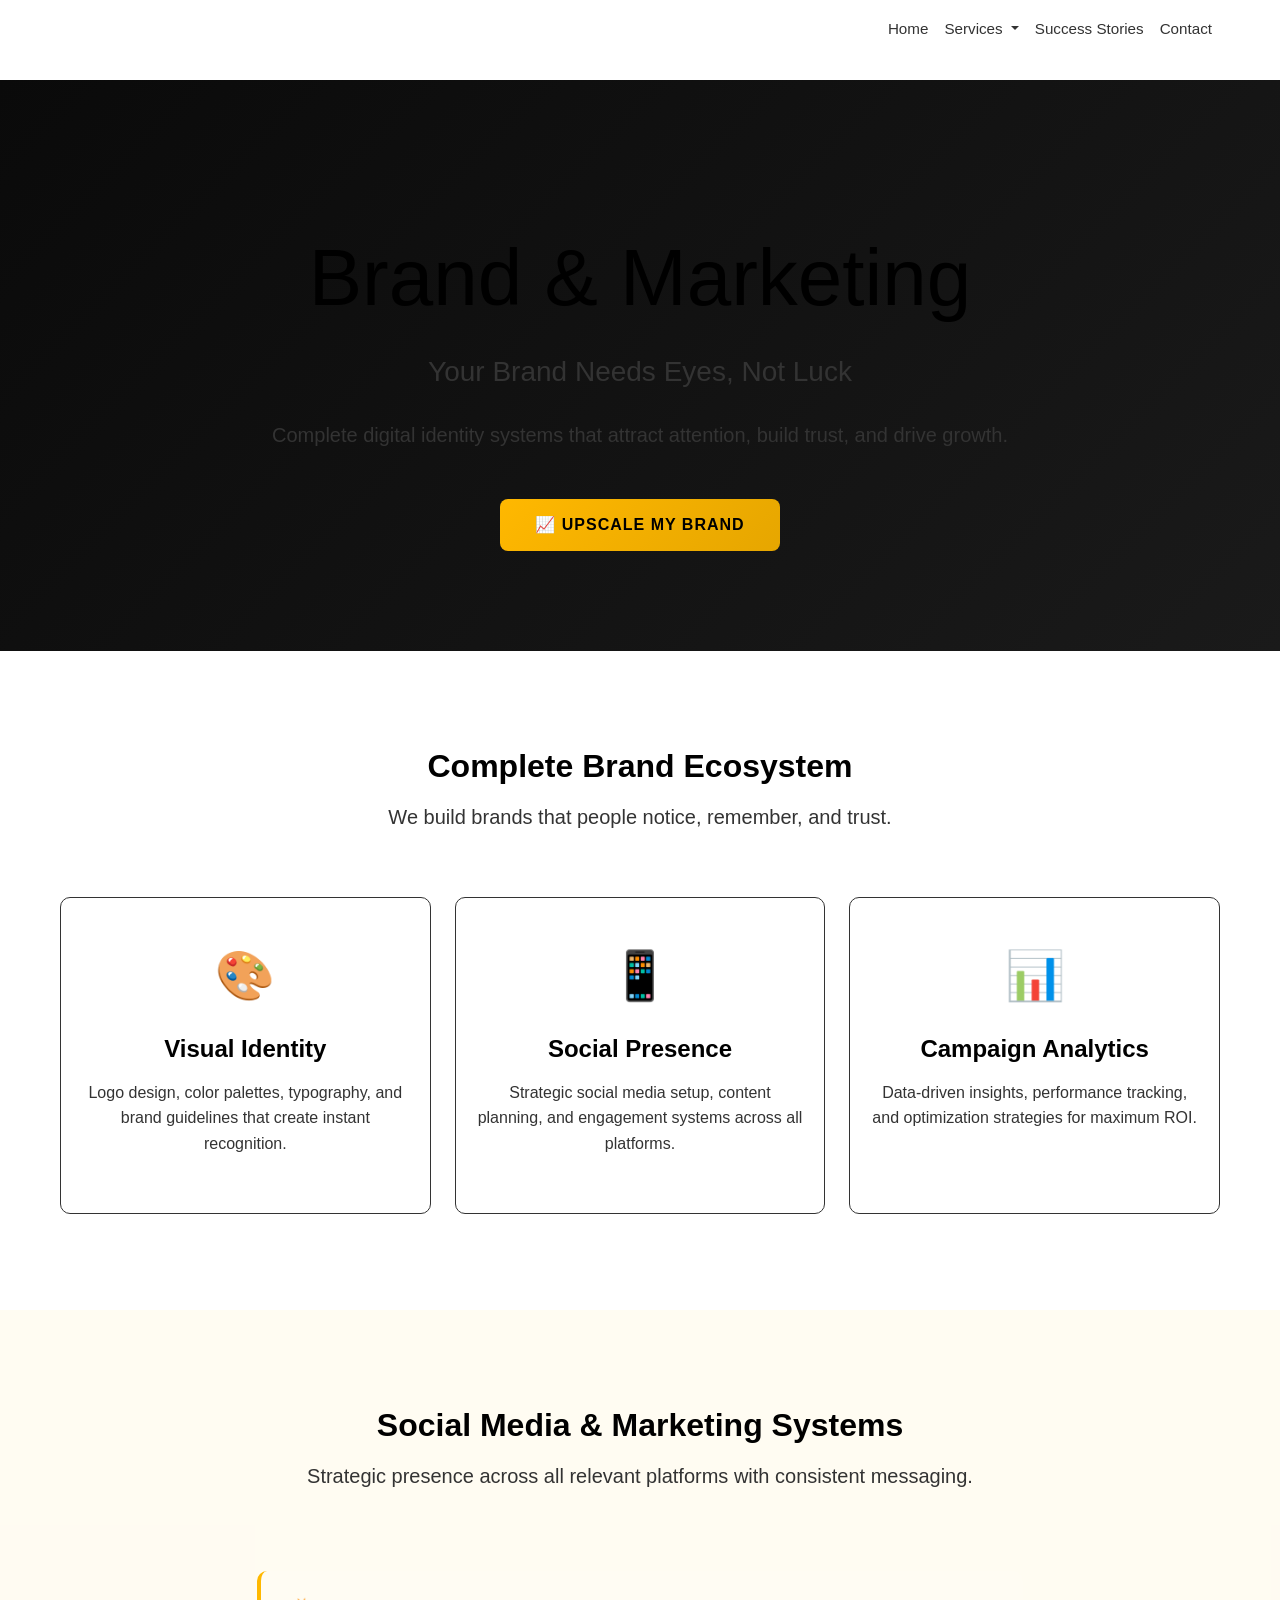
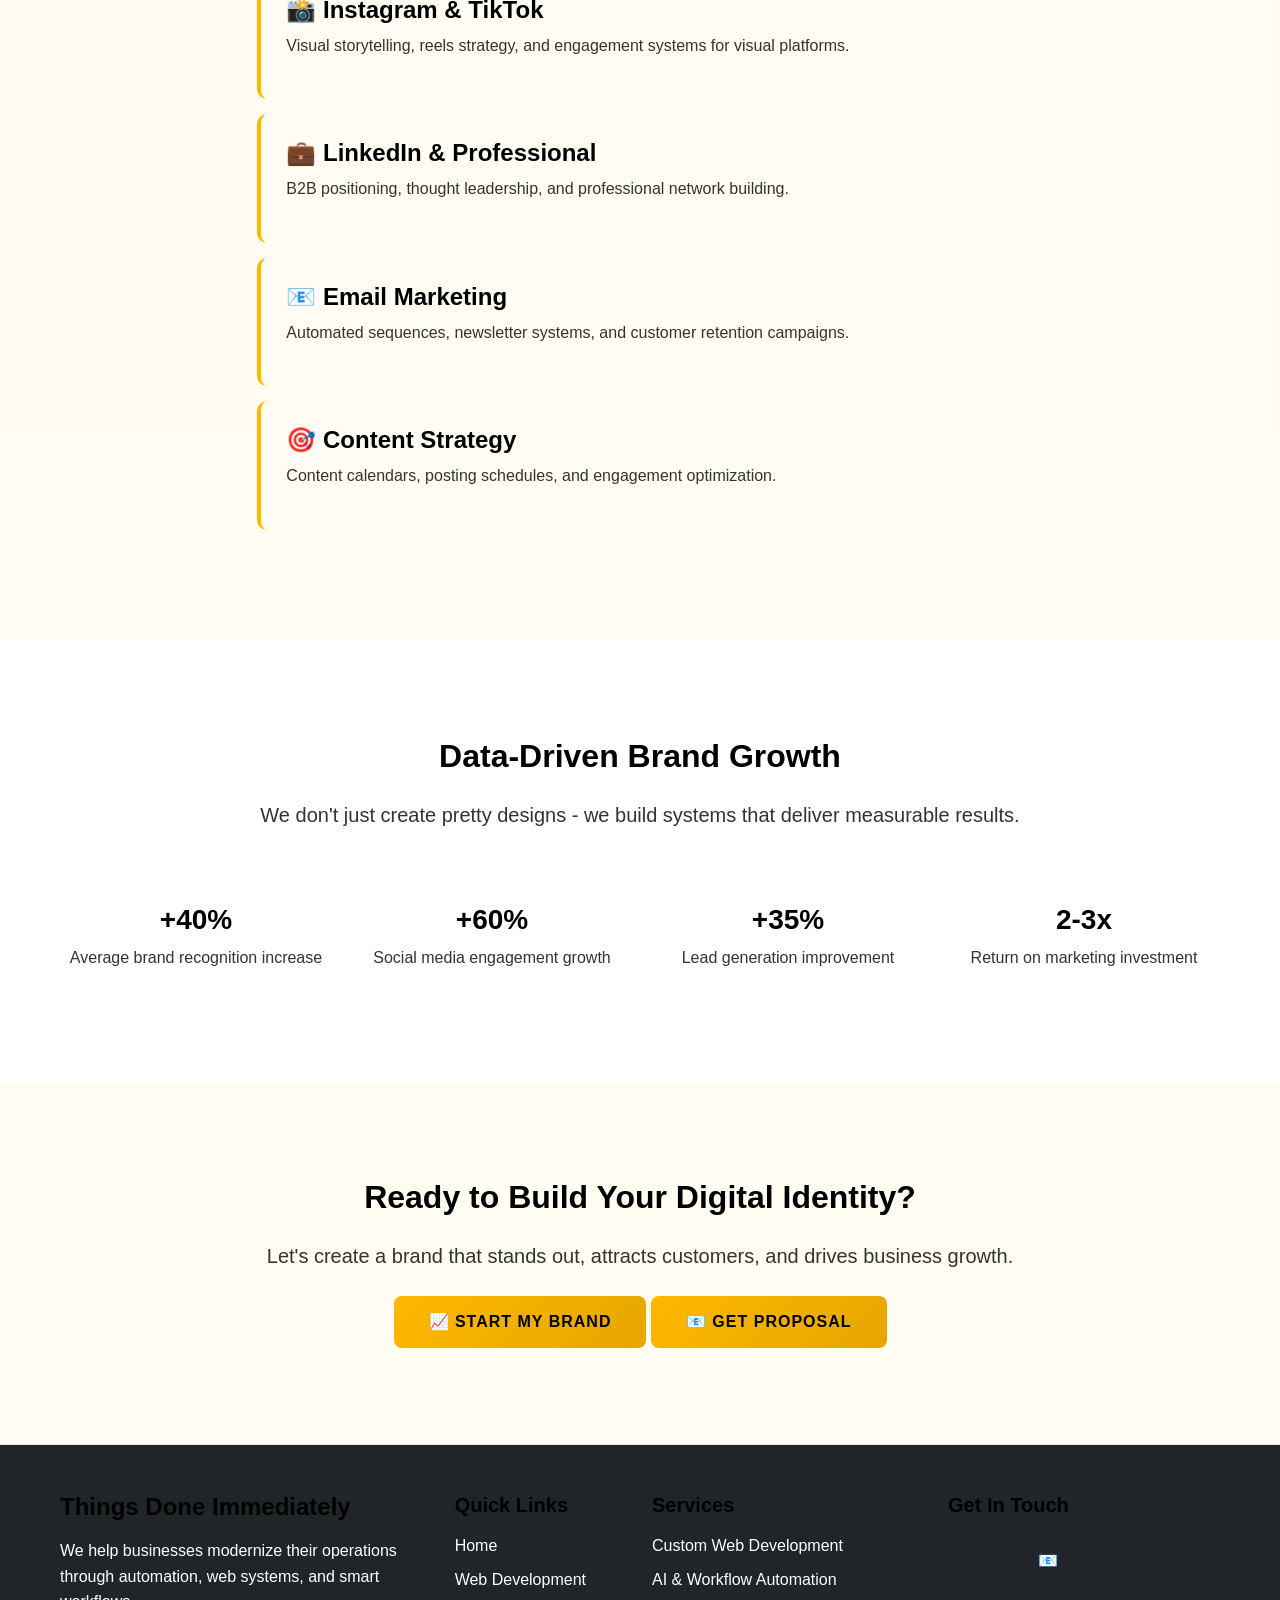
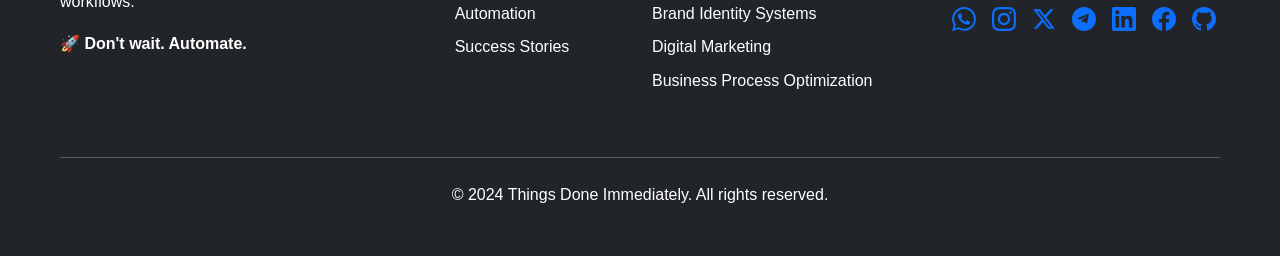
<file: branding.html>
<!DOCTYPE html>
<html lang="en">
<head>
    <meta charset="utf-8" />
    <meta name="viewport" content="width=device-width, initial-scale=1.0" />
    <title>Brand & Marketing - Things Done Immediately</title>
    <link href="https://cdn.jsdelivr.net/npm/bootstrap@5.3.0/dist/css/bootstrap.min.css" rel="stylesheet">
    <link href="https://fonts.googleapis.com/css2?family=Montserrat:wght@400;600;700&family=Bebas+Neue&display=swap" rel="stylesheet">
    <link rel="stylesheet" href="css/site.css">
    <style>
        .branding-hero {
            background: linear-gradient(135deg, #0a0a0a 0%, #1a1a1a 100%);
            padding: 150px 0 100px;
            text-align: center;
        }

        .brand-pillar {
            text-align: center;
            padding: 40px 20px;
            background: rgba(255,255,255,0.05);
            border: 1px solid #333;
            border-radius: 10px;
            height: 100%;
            transition: all 0.3s ease;
        }

        .brand-pillar:hover {
            border-color: #ffb800;
            transform: translateY(-5px);
        }

        .pillar-icon {
            font-size: 3rem;
            margin-bottom: 20px;
        }

        .social-platform {
            background: rgba(255,255,255,0.05);
            border-radius: 10px;
            padding: 25px;
            margin: 15px 0;
            border-left: 4px solid #ffb800;
        }

        .btn-contact-primary {
            background: linear-gradient(135deg, #ffb800 0%, #e6a600 100%);
            color: #000;
            border: none;
            font-weight: 700;
            padding: 14px 35px;
            border-radius: 8px;
            text-transform: uppercase;
            letter-spacing: 1px;
            transition: all 0.3s ease;
            position: relative;
            overflow: hidden;
        }

        .btn-contact-primary::before {
            content: '';
            position: absolute;
            top: 0;
            left: -100%;
            width: 100%;
            height: 100%;
            background: linear-gradient(90deg, transparent, rgba(255,255,255,0.3), transparent);
            transition: left 0.5s;
        }

        .btn-contact-primary:hover::before {
            left: 100%;
        }

        .btn-contact-primary:hover {
            transform: translateY(-2px);
            box-shadow: 0 10px 25px rgba(255, 184, 0, 0.4);
        }
    </style>
</head>
<body>
    <!-- Navigation -->
    <nav class="navbar navbar-expand-lg navbar-dark fixed-top">
        <div class="container">
            <a class="navbar-brand" href="index.html">
                <span class="brand-accent">Things Done</span> Immediately
            </a>
            
            <button class="navbar-toggler" type="button" data-bs-toggle="collapse" data-bs-target="#navbarNav">
                <span class="navbar-toggler-icon"></span>
            </button>
            
            <div class="collapse navbar-collapse" id="navbarNav">
                <ul class="navbar-nav ms-auto">
                    <li class="nav-item">
                        <a class="nav-link" href="index.html">Home</a>
                    </li>
                    <li class="nav-item dropdown">
                        <a class="nav-link dropdown-toggle" href="#" id="servicesDropdown" role="button" data-bs-toggle="dropdown">
                            Services
                        </a>
                        <ul class="dropdown-menu dropdown-menu-dark">
                            <li><a class="dropdown-item" href="web-development.html">Web Development</a></li>
                            <li><a class="dropdown-item" href="automation.html">AI Automation</a></li>
                            <li><a class="dropdown-item" href="branding.html">Brand & Marketing</a></li>
                        </ul>
                    </li>
                    <li class="nav-item">
                        <a class="nav-link" href="testimonials.html">Success Stories</a>
                    </li>
                    <li class="nav-item">
                        <a class="nav-link" href="contact.html">Contact</a>
                    </li>
                </ul>
            </div>
        </div>
    </nav>

    <!-- Hero Section -->
    <section class="branding-hero">
        <div class="container">
            <h1 class="display-1 gold-text mb-4">Brand & Marketing</h1>
            <p class="lead fs-3 mb-4">Your Brand Needs Eyes, Not Luck</p>
            <p class="fs-5 mb-5">Complete digital identity systems that attract attention, build trust, and drive growth.</p>
            <a href="https://wa.me/27763621131?text=Hi! I want to upscale my brand"
               class="btn btn-contact-primary btn-lg" target="_blank">
                📈 Upscale My Brand
            </a>
        </div>
    </section>

    <!-- Brand Pillars -->
    <section class="py-5">
        <div class="container py-5">
            <div class="row text-center mb-5">
                <div class="col-12">
                    <h2 class="gold-text mb-3">Complete Brand Ecosystem</h2>
                    <p class="lead">We build brands that people notice, remember, and trust.</p>
                </div>
            </div>

            <div class="row g-4">
                <div class="col-md-4">
                    <div class="brand-pillar">
                        <div class="pillar-icon">🎨</div>
                        <h4 class="gold-text mb-3">Visual Identity</h4>
                        <p>Logo design, color palettes, typography, and brand guidelines that create instant recognition.</p>
                    </div>
                </div>
                <div class="col-md-4">
                    <div class="brand-pillar">
                        <div class="pillar-icon">📱</div>
                        <h4 class="gold-text mb-3">Social Presence</h4>
                        <p>Strategic social media setup, content planning, and engagement systems across all platforms.</p>
                    </div>
                </div>
                <div class="col-md-4">
                    <div class="brand-pillar">
                        <div class="pillar-icon">📊</div>
                        <h4 class="gold-text mb-3">Campaign Analytics</h4>
                        <p>Data-driven insights, performance tracking, and optimization strategies for maximum ROI.</p>
                    </div>
                </div>
            </div>
        </div>
    </section>

    <!-- Social Media Systems -->
    <section class="py-5" style="background: rgba(255,184,0,0.05);">
        <div class="container py-5">
            <div class="row text-center mb-5">
                <div class="col-12">
                    <h2 class="gold-text mb-3">Social Media & Marketing Systems</h2>
                    <p class="lead">Strategic presence across all relevant platforms with consistent messaging.</p>
                </div>
            </div>

            <div class="row">
                <div class="col-lg-8 mx-auto">
                    <div class="social-platform">
                        <h4 class="gold-text">📸 Instagram & TikTok</h4>
                        <p>Visual storytelling, reels strategy, and engagement systems for visual platforms.</p>
                    </div>

                    <div class="social-platform">
                        <h4 class="gold-text">💼 LinkedIn & Professional</h4>
                        <p>B2B positioning, thought leadership, and professional network building.</p>
                    </div>

                    <div class="social-platform">
                        <h4 class="gold-text">📧 Email Marketing</h4>
                        <p>Automated sequences, newsletter systems, and customer retention campaigns.</p>
                    </div>

                    <div class="social-platform">
                        <h4 class="gold-text">🎯 Content Strategy</h4>
                        <p>Content calendars, posting schedules, and engagement optimization.</p>
                    </div>
                </div>
            </div>
        </div>
    </section>

    <!-- Results Focus -->
    <section class="py-5 text-center">
        <div class="container py-5">
            <h2 class="gold-text mb-4">Data-Driven Brand Growth</h2>
            <p class="lead mb-4">We don't just create pretty designs - we build systems that deliver measurable results.</p>

            <div class="row g-4 mt-5">
                <div class="col-md-3">
                    <h3 class="gold-text">+40%</h3>
                    <p>Average brand recognition increase</p>
                </div>
                <div class="col-md-3">
                    <h3 class="gold-text">+60%</h3>
                    <p>Social media engagement growth</p>
                </div>
                <div class="col-md-3">
                    <h3 class="gold-text">+35%</h3>
                    <p>Lead generation improvement</p>
                </div>
                <div class="col-md-3">
                    <h3 class="gold-text">2-3x</h3>
                    <p>Return on marketing investment</p>
                </div>
            </div>
        </div>
    </section>

    <!-- Final CTA -->
    <section class="py-5 text-center" style="background: rgba(255,184,0,0.05);">
        <div class="container py-5">
            <h2 class="gold-text mb-4">Ready to Build Your Digital Identity?</h2>
            <p class="lead mb-4">Let's create a brand that stands out, attracts customers, and drives business growth.</p>
            <div class="service-cta-buttons">
                <a href="https://wa.me/27763621131?text=Hi! I want to upscale my brand"
                   class="btn btn-contact-primary btn-lg" target="_blank">
                    📈 Start My Brand
                </a>
                <a href="mailto:goodenough245@gmail.com?subject=Branding Inquiry"
                   class="btn btn-contact-primary btn-lg">
                    📧 Get Proposal
                </a>
            </div>
        </div>
    </section>

    <!-- Footer -->
    <footer class="bg-dark text-white py-5 border-top gold-border">
        <div class="container">
            <div class="row">
                <div class="col-lg-4 mb-4">
                    <h4 class="gold-text mb-3">Things Done Immediately</h4>
                    <p class="mb-3">We help businesses modernize their operations through automation, web systems, and smart workflows.</p>
                    <p class="motto">🚀 <strong>Don't wait. Automate.</strong></p>
                </div>
                
                <div class="col-lg-2 mb-4">
                    <h5 class="gold-text mb-3">Quick Links</h5>
                    <ul class="list-unstyled">
                        <li class="mb-2"><a href="index.html" class="text-white text-decoration-none">Home</a></li>
                        <li class="mb-2"><a href="web-development.html" class="text-white text-decoration-none">Web Development</a></li>
                        <li class="mb-2"><a href="automation.html" class="text-white text-decoration-none">Automation</a></li>
                        <li class="mb-2"><a href="testimonials.html" class="text-white text-decoration-none">Success Stories</a></li>
                    </ul>
                </div>
                
                <div class="col-lg-3 mb-4">
                    <h5 class="gold-text mb-3">Services</h5>
                    <ul class="list-unstyled">
                        <li class="mb-2">Custom Web Development</li>
                        <li class="mb-2">AI & Workflow Automation</li>
                        <li class="mb-2">Brand Identity Systems</li>
                        <li class="mb-2">Digital Marketing</li>
                        <li class="mb-2">Business Process Optimization</li>
                    </ul>
                </div>
                
                <div class="col-lg-3 mb-4">
                    <h5 class="gold-text mb-3">Get In Touch</h5>
                    <div class="d-grid gap-3">
                        <a href="mailto:goodenough245@gmail.com" class="btn btn-tdi-outline">
                            📧 Email Us
                        </a>
                        
                        <div class="d-flex justify-content-center gap-3">
                            <a href="https://wa.me/27763621131" class="social-icon" target="_blank" title="WhatsApp">
                                <svg width="24" height="24" viewBox="0 0 24 24" fill="currentColor"><path d="M17.472 14.382c-.297-.149-1.758-.867-2.03-.967-.273-.099-.471-.148-.67.15-.197.297-.767.966-.94 1.164-.173.199-.347.223-.644.075-.297-.15-1.255-.463-2.39-1.475-.883-.788-1.48-1.761-1.653-2.059-.173-.297-.018-.458.13-.606.134-.133.298-.347.446-.52.149-.174.198-.298.298-.497.099-.198.05-.371-.025-.52-.075-.149-.669-1.612-.916-2.207-.242-.579-.487-.5-.669-.51-.173-.008-.371-.01-.57-.01-.198 0-.52.074-.792.372-.272.297-1.04 1.016-1.04 2.479 0 1.462 1.065 2.875 1.213 3.074.149.198 2.096 3.2 5.077 4.487.709.306 1.262.489 1.694.625.712.227 1.36.195 1.871.118.571-.085 1.758-.719 2.006-1.413.248-.694.248-1.289.173-1.413-.074-.124-.272-.198-.57-.347m-5.421 7.403h-.004a9.87 9.87 0 01-5.031-1.378l-.361-.214-3.741.982.998-3.648-.235-.374a9.86 9.86 0 01-1.51-5.26c.001-5.45 4.436-9.884 9.888-9.884 2.64 0 5.122 1.03 6.988 2.898a9.825 9.825 0 012.893 6.994c-.003 5.45-4.437 9.884-9.885 9.884m8.413-18.297A11.815 11.815 0 0012.05 0C5.495 0 .16 5.335.157 11.892c0 2.096.547 4.142 1.588 5.945L.057 24l6.305-1.654a11.882 11.882 0 005.683 1.448h.005c6.554 0 11.89-5.335 11.893-11.893c0-3.189-1.248-6.189-3.515-8.444"/></svg>
                            </a>
                            <a href="https://www.instagram.com/not_thegamer_in/" class="social-icon" target="_blank" title="Instagram">
                                <svg width="24" height="24" viewBox="0 0 24 24" fill="currentColor"><path d="M12 2.163c3.204 0 3.584.012 4.85.07 3.252.148 4.771 1.691 4.919 4.919.058 1.265.069 1.645.069 4.849 0 3.205-.012 3.584-.069 4.849-.149 3.225-1.664 4.771-4.919 4.919-1.266.058-1.644.07-4.85.07-3.204 0-3.584-.012-4.849-.07-3.26-.149-4.771-1.699-4.919-4.92-.058-1.265-.07-1.644-.07-4.849 0-3.204.013-3.583.07-4.849.149-3.227 1.664-4.771 4.919-4.919 1.266-.057 1.645-.069 4.849-.069zm0-2.163c-3.259 0-3.667.014-4.947.072-4.358.2-6.78 2.618-6.98 6.98-.059 1.281-.073 1.689-.073 4.948 0 3.259.014 3.668.072 4.948.2 4.358 2.618 6.78 6.98 6.98 1.281.058 1.689.072 4.948.072 3.259 0 3.668-.014 4.948-.072 4.354-.2 6.782-2.618 6.979-6.98.059-1.28.073-1.689.073-4.948 0-3.259-.014-3.667-.072-4.947-.196-4.354-2.617-6.78-6.979-6.98-1.281-.059-1.69-.073-4.949-.073zm0 5.838c-3.403 0-6.162 2.759-6.162 6.162s2.759 6.163 6.162 6.163 6.162-2.759 6.162-6.163c0-3.403-2.759-6.162-6.162-6.162zm0 10.162c-2.209 0-4-1.79-4-4 0-2.209 1.791-4 4-4s4 1.791 4 4c0 2.21-1.791 4-4 4zm6.406-11.845c-.796 0-1.441.645-1.441 1.44s.645 1.44 1.441 1.44c.795 0 1.439-.645 1.439-1.44s-.644-1.44-1.439-1.44z"/></svg>
                            </a>
                            <a href="https://x.com/not_thegamer_in" class="social-icon" target="_blank" title="X/Twitter">
                                <svg width="24" height="24" viewBox="0 0 24 24" fill="currentColor"><path d="M18.244 2.25h3.308l-7.227 8.26 8.502 11.24H16.17l-5.214-6.817L4.99 21.75H1.68l7.73-8.835L1.254 2.25H8.08l4.713 6.231zm-1.161 17.52h1.833L7.084 4.126H5.117z"/></svg>
                            </a>
                            <a href="https://t.me/Thegamer_in" class="social-icon" target="_blank" title="Telegram">
                                <svg width="24" height="24" viewBox="0 0 24 24" fill="currentColor"><path d="M12 0C5.373 0 0 5.373 0 12s5.373 12 12 12 12-5.373 12-12S18.627 0 12 0zm4.894 7.291l-1.803 8.479c-.125.586-.463.73-.935.456l-2.589-1.908-1.247 1.201c-.138.138-.252.252-.516.252l.184-2.615 4.808-4.371c.21-.188-.045-.292-.325-.104l-5.946 3.758-2.557-.799c-.626-.196-.637-.626.132-.924l9.923-3.827c.521-.188.98.125.81.924z"/></svg>
                            </a>
                            <a href="https://www.linkedin.com/company/thingsdoneimmediately/about/?viewAsMember=true" class="social-icon" target="_blank" title="LinkedIn">
                                <svg width="24" height="24" viewBox="0 0 24 24" fill="currentColor"><path d="M20.447 20.452h-3.554v-5.569c0-1.328-.027-3.037-1.852-3.037-1.853 0-2.136 1.445-2.136 2.939v5.667H9.351V9h3.414v1.561h.046c.477-.9 1.637-1.85 3.37-1.85 3.601 0 4.267 2.37 4.267 5.455v6.286zM5.337 7.433c-1.144 0-2.063-.926-2.063-2.065 0-1.138.92-2.063 2.063-2.063 1.14 0 2.064.925 2.064 2.063 0 1.139-.925 2.065-2.064 2.065zm1.782 13.019H3.555V9h3.564v11.452zM22.225 0H1.771C.792 0 0 .774 0 1.729v20.542C0 23.227.792 24 1.771 24h20.451C23.2 24 24 23.227 24 22.271V1.729C24 .774 23.2 0 22.222 0h.003z"/></svg>
                            </a>
                            <a href="https://www.facebook.com/ThingsDoneImmediately/" class="social-icon" target="_blank" title="Facebook">
                                <svg width="24" height="24" viewBox="0 0 24 24" fill="currentColor"><path d="M24 12.073c0-6.627-5.373-12-12-12s-12 5.373-12 12c0 5.99 4.388 10.954 10.125 11.854v-8.385H7.078v-3.47h3.047V9.43c0-3.007 1.792-4.669 4.533-4.669 1.312 0 2.686.235 2.686.235v2.953H15.83c-1.491 0-1.956.925-1.956 1.874v2.25h3.328l-.532 3.47h-2.796v8.385C19.612 23.027 24 18.062 24 12.073z"/></svg>
                            </a>
                            <a href="https://github.com/Thegamer-sudo" class="social-icon" target="_blank" title="GitHub">
                                <svg width="24" height="24" viewBox="0 0 24 24" fill="currentColor"><path d="M12 0c-6.626 0-12 5.373-12 12 0 5.302 3.438 9.8 8.207 11.387.599.111.793-.261.793-.577v-2.234c-3.338.726-4.033-1.416-4.033-1.416-.546-1.387-1.333-1.756-1.333-1.756-1.089-.745.083-.729.083-.729 1.205.084 1.839 1.237 1.839 1.237 1.07 1.834 2.807 1.304 3.492.997.107-.775.418-1.305.762-1.604-2.665-.305-5.467-1.334-5.467-5.931 0-1.311.469-2.381 1.236-3.221-.124-.303-.535-1.524.117-3.176 0 0 1.008-.322 3.301 1.23.957-.266 1.983-.399 3.003-.404 1.02.005 2.047.138 3.006.404 2.291-1.552 3.297-1.23 3.297-1.23.653 1.653.242 2.874.118 3.176.77.84 1.235 1.911 1.235 3.221 0 4.609-2.807 5.624-5.479 5.921.43.372.823 1.102.823 2.222v3.293c0 .319.192.694.801.576 4.765-1.589 8.199-6.086 8.199-11.386 0-6.627-5.373-12-12-12z"/></svg>
                            </a>
                        </div>
                    </div>
                </div>
            </div>
            
            <hr class="my-4 gold-border">
            
            <div class="row align-items-center">
                <div class="col-md-12 text-center">
                    <p class="mb-0">&copy; 2024 Things Done Immediately. All rights reserved.</p>
                </div>
            </div>
        </div>
    </footer>

    <script src="https://cdn.jsdelivr.net/npm/bootstrap@5.3.0/dist/js/bootstrap.bundle.min.js"></script>
    <script src="js/site.js"></script>
</body>
</html>
</file>
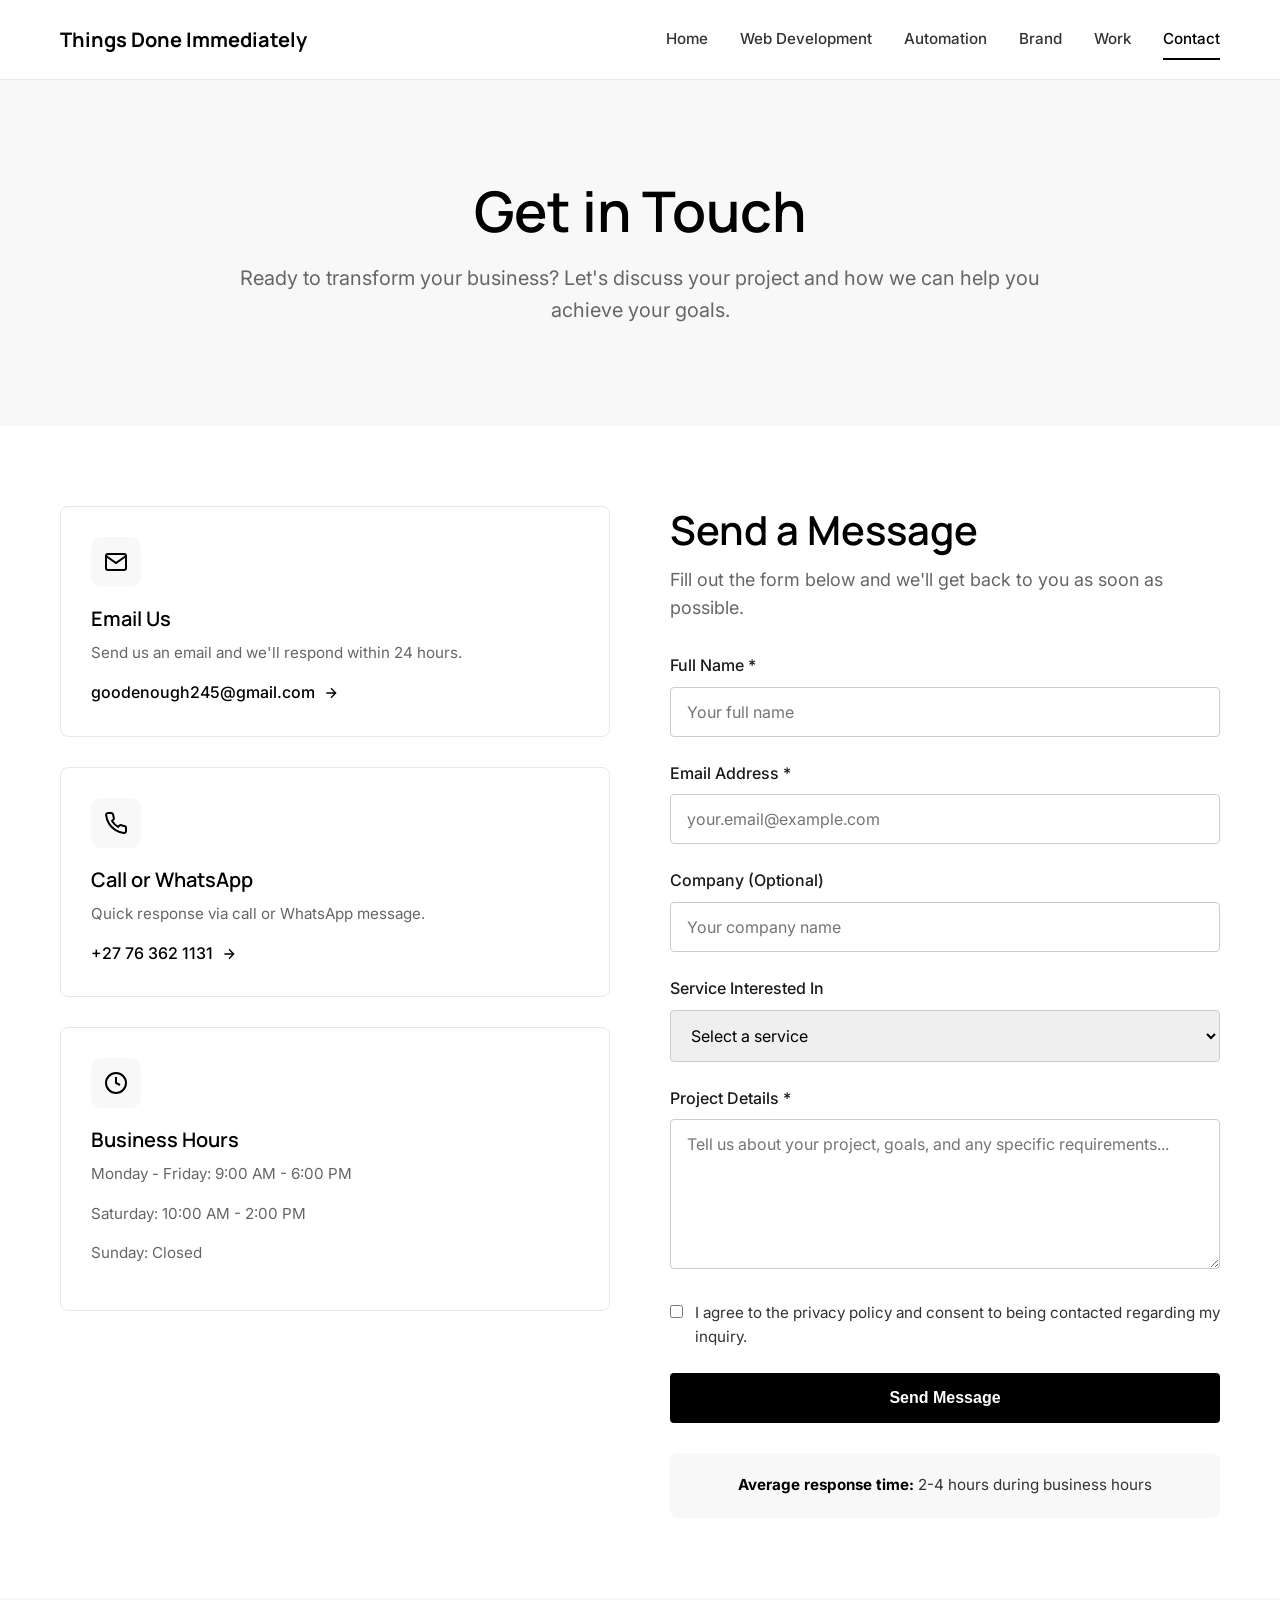
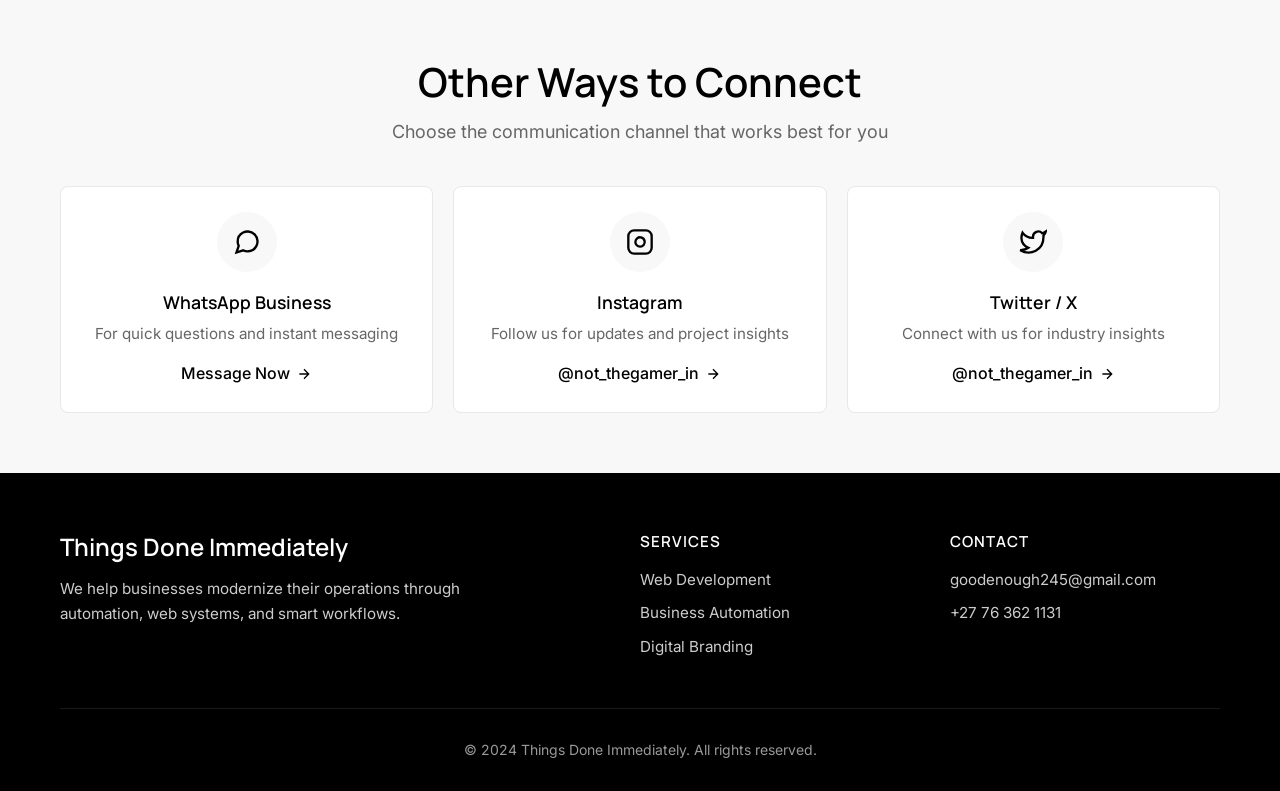
<file: contact.html>
<!DOCTYPE html>
<html lang="en">
<head>
    <link rel="icon" href="/favicon.png" type="image/png">
    <meta charset="UTF-8">
    <meta name="viewport" content="width=device-width, initial-scale=1.0">
    <title>Contact Us | Things Done Immediately</title>
    
    <!-- Fonts -->
    <link rel="preconnect" href="https://fonts.googleapis.com">
    <link rel="preconnect" href="https://fonts.gstatic.com" crossorigin>
    <link href="https://fonts.googleapis.com/css2?family=Inter:wght@300;400;500;600;700&family=Manrope:wght@400;500;600;700&display=swap" rel="stylesheet">
    
    <style>
        /* ===== SAME CSS AS INDEX.HTML ===== */
        /* Reset & Base */
        * {
            margin: 0;
            padding: 0;
            box-sizing: border-box;
        }

        :root {
            /* Color System */
            --black: #000000;
            --white: #ffffff;
            --gray-100: #f8f8f8;
            --gray-200: #e8e8e8;
            --gray-300: #cccccc;
            --gray-400: #999999;
            --gray-500: #666666;
            --gray-600: #333333;
            --gray-700: #1a1a1a;
            --accent: #d4af37;
        }

        body {
            font-family: 'Inter', -apple-system, BlinkMacSystemFont, sans-serif;
            color: var(--gray-600);
            line-height: 1.6;
            background: var(--white);
            overflow-x: hidden;
            padding-top: 80px; /* Space for fixed nav */
        }

        h1, h2, h3, h4, h5, h6 {
            font-family: 'Manrope', sans-serif;
            font-weight: 600;
            color: var(--black);
            line-height: 1.2;
        }

        /* Container System */
        .container {
            max-width: 1200px;
            margin: 0 auto;
            padding: 0 20px;
            width: 100%;
        }

        /* Navigation - Clean & Fixed */
        .nav-main {
            position: fixed;
            top: 0;
            left: 0;
            width: 100%;
            background: var(--white);
            border-bottom: 1px solid var(--gray-200);
            z-index: 1000;
            height: 80px;
            display: flex;
            align-items: center;
        }

        .nav-container {
            max-width: 1200px;
            margin: 0 auto;
            padding: 0 20px;
            width: 100%;
            display: flex;
            justify-content: space-between;
            align-items: center;
        }

        .nav-brand {
            font-family: 'Manrope', sans-serif;
            font-weight: 700;
            font-size: 1.25rem;
            color: var(--black);
            text-decoration: none;
        }

        .nav-menu {
            display: flex;
            gap: 2rem;
            align-items: center;
        }

        .nav-link {
            color: var(--gray-600);
            text-decoration: none;
            font-weight: 500;
            font-size: 0.95rem;
            transition: color 0.3s ease;
            padding: 0.5rem 0;
            position: relative;
        }

        .nav-link:hover,
        .nav-link.active {
            color: var(--black);
        }

        .nav-link.active:after {
            content: '';
            position: absolute;
            bottom: 0;
            left: 0;
            width: 100%;
            height: 2px;
            background: var(--black);
        }

        .mobile-toggle {
            display: none;
            flex-direction: column;
            gap: 4px;
            background: none;
            border: none;
            cursor: pointer;
            padding: 0.5rem;
        }

        .mobile-toggle span {
            width: 24px;
            height: 2px;
            background: var(--black);
            transition: 0.3s;
        }

        /* Sections - TIGHT SPACING */
        section {
            padding: 80px 0;
            width: 100%;
        }

        .section-header {
            text-align: center;
            margin-bottom: 40px;
        }

        .section-header h2 {
            font-size: 2.5rem;
            margin-bottom: 12px;
        }

        .section-header p {
            font-size: 1.125rem;
            color: var(--gray-500);
            max-width: 600px;
            margin: 0 auto;
        }

        /* Buttons */
        .btn {
            display: inline-block;
            padding: 14px 32px;
            font-size: 1rem;
            font-weight: 600;
            text-decoration: none;
            border-radius: 4px;
            transition: all 0.3s ease;
            border: 2px solid transparent;
            cursor: pointer;
            text-align: center;
        }

        .btn-primary {
            background: var(--black);
            color: var(--white);
        }

        .btn-primary:hover {
            background: var(--gray-700);
            transform: translateY(-2px);
            box-shadow: 0 10px 20px rgba(0,0,0,0.1);
        }

        .btn-secondary {
            background: transparent;
            color: var(--black);
            border-color: var(--gray-300);
        }

        .btn-secondary:hover {
            border-color: var(--black);
            transform: translateY(-2px);
        }

        .btn-group {
            display: flex;
            gap: 16px;
            flex-wrap: wrap;
            justify-content: center;
        }

        /* Contact Page Specific Styles */
        .contact-hero {
            background: var(--gray-100);
            padding: 100px 0 60px;
        }

        .contact-hero h1 {
            font-size: 3.5rem;
            margin-bottom: 20px;
            line-height: 1.1;
        }

        .contact-hero p {
            font-size: 1.25rem;
            color: var(--gray-500);
            max-width: 800px;
            margin: 0 auto 32px;
        }

        /* Contact Grid */
        .contact-grid {
            display: grid;
            grid-template-columns: 1fr 1fr;
            gap: 60px;
            align-items: start;
        }

        /* Contact Info Cards */
        .contact-info {
            display: flex;
            flex-direction: column;
            gap: 30px;
        }

        .info-card {
            background: var(--white);
            padding: 30px;
            border-radius: 8px;
            border: 1px solid var(--gray-200);
            transition: all 0.3s ease;
        }

        .info-card:hover {
            transform: translateY(-5px);
            border-color: var(--black);
            box-shadow: 0 10px 30px rgba(0,0,0,0.08);
        }

        .info-icon {
            width: 50px;
            height: 50px;
            background: var(--gray-100);
            border-radius: 10px;
            display: flex;
            align-items: center;
            justify-content: center;
            margin-bottom: 20px;
        }

        .info-icon svg {
            width: 24px;
            height: 24px;
            color: var(--black);
        }

        .info-card h3 {
            font-size: 1.25rem;
            margin-bottom: 10px;
        }

        .info-card p {
            color: var(--gray-500);
            margin-bottom: 15px;
            font-size: 0.95rem;
        }

        .info-link {
            color: var(--black);
            text-decoration: none;
            font-weight: 500;
            display: inline-flex;
            align-items: center;
            gap: 8px;
            transition: color 0.3s ease;
        }

        .info-link:hover {
            color: var(--gray-600);
        }

        /* Contact Form */
        .contact-form-section {
            background: var(--white);
        }

        .contact-form {
            background: var(--white);
            border-radius: 12px;
        }

        .form-group {
            margin-bottom: 24px;
        }

        .form-label {
            display: block;
            margin-bottom: 8px;
            font-weight: 500;
            color: var(--gray-700);
        }

        .form-control {
            width: 100%;
            padding: 14px 16px;
            font-size: 1rem;
            border: 1px solid var(--gray-300);
            border-radius: 4px;
            transition: all 0.3s ease;
            font-family: 'Inter', sans-serif;
        }

        .form-control:focus {
            outline: none;
            border-color: var(--black);
            box-shadow: 0 0 0 3px rgba(0,0,0,0.05);
        }

        textarea.form-control {
            min-height: 150px;
            resize: vertical;
        }

        .form-check {
            display: flex;
            align-items: flex-start;
            gap: 12px;
            margin-bottom: 24px;
        }

        .form-check-input {
            margin-top: 4px;
        }

        .form-check-label {
            font-size: 0.95rem;
            color: var(--gray-600);
        }

        .form-check-label a {
            color: var(--black);
            text-decoration: underline;
        }

        /* Response Time */
        .response-time {
            background: var(--gray-100);
            border-radius: 8px;
            padding: 20px;
            margin-top: 30px;
            text-align: center;
        }

        .response-time p {
            color: var(--gray-600);
            font-size: 0.95rem;
            margin: 0;
        }

        .response-time strong {
            color: var(--black);
        }

        /* Contact Channels */
        .contact-channels {
            display: grid;
            grid-template-columns: repeat(auto-fit, minmax(200px, 1fr));
            gap: 20px;
            margin-top: 40px;
        }

        .channel-card {
            background: var(--white);
            border: 1px solid var(--gray-200);
            border-radius: 8px;
            padding: 25px;
            text-align: center;
            transition: all 0.3s ease;
        }

        .channel-card:hover {
            transform: translateY(-5px);
            border-color: var(--black);
            box-shadow: 0 10px 25px rgba(0,0,0,0.08);
        }

        .channel-icon {
            width: 60px;
            height: 60px;
            background: var(--gray-100);
            border-radius: 50%;
            display: flex;
            align-items: center;
            justify-content: center;
            margin: 0 auto 20px;
        }

        .channel-icon svg {
            width: 28px;
            height: 28px;
            color: var(--black);
        }

        .channel-card h4 {
            font-size: 1.1rem;
            margin-bottom: 8px;
        }

        .channel-card p {
            color: var(--gray-500);
            font-size: 0.95rem;
            margin-bottom: 15px;
        }

        .channel-link {
            color: var(--black);
            text-decoration: none;
            font-weight: 500;
            display: inline-flex;
            align-items: center;
            gap: 6px;
            transition: color 0.3s ease;
        }

        .channel-link:hover {
            color: var(--gray-600);
        }

        /* Footer */
        .footer {
            background: var(--black);
            color: var(--white);
            padding: 60px 0 30px;
        }

        .footer-content {
            display: grid;
            grid-template-columns: 2fr 1fr 1fr;
            gap: 40px;
            margin-bottom: 40px;
        }

        .footer-brand h3 {
            font-size: 1.5rem;
            color: var(--white);
            margin-bottom: 16px;
        }

        .footer-brand p {
            color: var(--gray-300);
            max-width: 400px;
            font-size: 0.95rem;
        }

        .footer-links h4 {
            font-size: 0.95rem;
            color: var(--white);
            margin-bottom: 16px;
            text-transform: uppercase;
            letter-spacing: 1px;
        }

        .footer-links ul {
            list-style: none;
            padding: 0;
        }

        .footer-links li {
            margin-bottom: 8px;
        }

        .footer-links a {
            color: var(--gray-300);
            text-decoration: none;
            transition: color 0.3s ease;
            font-size: 0.95rem;
        }

        .footer-links a:hover {
            color: var(--white);
        }

        .footer-bottom {
            padding-top: 30px;
            border-top: 1px solid var(--gray-700);
            text-align: center;
            color: var(--gray-400);
            font-size: 0.875rem;
        }

        /* Responsive Design */
        @media (max-width: 1024px) {
            .contact-hero h1 {
                font-size: 3rem;
            }
            
            .contact-grid {
                gap: 40px;
            }
            
            .footer-content {
                grid-template-columns: 1fr 1fr;
            }
        }

        @media (max-width: 768px) {
            body {
                padding-top: 70px;
            }
            
            .nav-main {
                height: 70px;
            }
            
            .mobile-toggle {
                display: flex;
            }
            
            .nav-menu {
                position: fixed;
                top: 70px;
                left: 0;
                width: 100%;
                background: var(--white);
                flex-direction: column;
                padding: 1.5rem;
                gap: 1rem;
                border-top: 1px solid var(--gray-200);
                box-shadow: 0 5px 20px rgba(0,0,0,0.08);
                display: none;
                z-index: 999;
            }
            
            .nav-menu.active {
                display: flex;
            }
            
            section {
                padding: 60px 0;
            }
            
            .contact-hero {
                padding: 80px 0 50px;
            }
            
            .contact-hero h1 {
                font-size: 2.5rem;
            }
            
            .contact-hero p {
                font-size: 1.125rem;
                margin-bottom: 24px;
            }
            
            .contact-grid {
                grid-template-columns: 1fr;
                gap: 40px;
            }
            
            .contact-channels {
                grid-template-columns: 1fr;
                gap: 15px;
            }
            
            .footer-content {
                grid-template-columns: 1fr;
                gap: 30px;
            }
            
            .btn-group {
                flex-direction: column;
                align-items: center;
            }
            
            .btn {
                width: 100%;
                max-width: 300px;
            }
        }

        @media (max-width: 480px) {
            .contact-hero h1 {
                font-size: 2rem;
            }
            
            .section-header h2 {
                font-size: 2rem;
                margin-bottom: 8px;
            }
            
            .info-card,
            .channel-card {
                padding: 20px;
            }
            
            .contact-hero p {
                font-size: 1rem;
            }
        }
    </style>
</head>
<body>
    <!-- Fixed Navigation -->
    <nav class="nav-main">
        <div class="nav-container">
            <a href="index.html" class="nav-brand">Things Done Immediately</a>
            
            <button class="mobile-toggle" id="mobileToggle">
                <span></span>
                <span></span>
                <span></span>
            </button>
            
            <div class="nav-menu" id="navMenu">
                <a href="index.html" class="nav-link">Home</a>
                <a href="web-development.html" class="nav-link">Web Development</a>
                <a href="automation.html" class="nav-link">Automation</a>
                <a href="brand.html" class="nav-link">Brand</a>
                <a href="work.html" class="nav-link">Work</a>
                <a href="contact.html" class="nav-link active">Contact</a>
            </div>
        </div>
    </nav>

    <!-- Contact Hero -->
    <section class="contact-hero">
        <div class="container">
            <div class="section-header">
                <h1>Get in Touch</h1>
                <p>Ready to transform your business? Let's discuss your project and how we can help you achieve your goals.</p>
            </div>
        </div>
    </section>

    <!-- Contact Grid -->
    <section>
        <div class="container">
            <div class="contact-grid">
                <!-- Contact Information -->
                <div class="contact-info">
                    <div class="info-card">
                        <div class="info-icon">
                            <svg viewBox="0 0 24 24" fill="none" stroke="currentColor" stroke-width="2">
                                <path d="M4 4h16c1.1 0 2 .9 2 2v12c0 1.1-.9 2-2 2H4c-1.1 0-2-.9-2-2V6c0-1.1.9-2 2-2z"/>
                                <polyline points="22,6 12,13 2,6"/>
                            </svg>
                        </div>
                        <h3>Email Us</h3>
                        <p>Send us an email and we'll respond within 24 hours.</p>
                        <a href="mailto:goodenough245@gmail.com" class="info-link">
                            goodenough245@gmail.com
                            <svg width="16" height="16" viewBox="0 0 24 24" fill="none" stroke="currentColor" stroke-width="2">
                                <path d="M5 12h14M12 5l7 7-7 7"/>
                            </svg>
                        </a>
                    </div>
                    
                    <div class="info-card">
                        <div class="info-icon">
                            <svg viewBox="0 0 24 24" fill="none" stroke="currentColor" stroke-width="2">
                                <path d="M22 16.92v3a2 2 0 01-2.18 2 19.79 19.79 0 01-8.63-3.07 19.5 19.5 0 01-6-6 19.79 19.79 0 01-3.07-8.67A2 2 0 014.11 2h3a2 2 0 012 1.72 12.84 12.84 0 00.7 2.81 2 2 0 01-.45 2.11L8.09 9.91a16 16 0 006 6l1.27-1.27a2 2 0 012.11-.45 12.84 12.84 0 002.81.7A2 2 0 0122 16.92z"/>
                            </svg>
                        </div>
                        <h3>Call or WhatsApp</h3>
                        <p>Quick response via call or WhatsApp message.</p>
                        <a href="https://wa.me/27763621131" class="info-link" target="_blank">
                            +27 76 362 1131
                            <svg width="16" height="16" viewBox="0 0 24 24" fill="none" stroke="currentColor" stroke-width="2">
                                <path d="M5 12h14M12 5l7 7-7 7"/>
                            </svg>
                        </a>
                    </div>
                    
                    <div class="info-card">
                        <div class="info-icon">
                            <svg viewBox="0 0 24 24" fill="none" stroke="currentColor" stroke-width="2">
                                <circle cx="12" cy="12" r="10"/>
                                <polyline points="12 6 12 12 16 14"/>
                            </svg>
                        </div>
                        <h3>Business Hours</h3>
                        <p>Monday - Friday: 9:00 AM - 6:00 PM</p>
                        <p>Saturday: 10:00 AM - 2:00 PM</p>
                        <p>Sunday: Closed</p>
                    </div>
                </div>
                
                <!-- Contact Form -->
                <div class="contact-form-section">
                    <div class="section-header" style="text-align: left; margin-bottom: 30px;">
                        <h2>Send a Message</h2>
                        <p>Fill out the form below and we'll get back to you as soon as possible.</p>
                    </div>
                    
                    <form id="contactForm" class="contact-form">
                        <div class="form-group">
                            <label class="form-label" for="name">Full Name *</label>
                            <input type="text" id="name" name="name" class="form-control" placeholder="Your full name" required>
                        </div>
                        
                        <div class="form-group">
                            <label class="form-label" for="email">Email Address *</label>
                            <input type="email" id="email" name="email" class="form-control" placeholder="your.email@example.com" required>
                        </div>
                        
                        <div class="form-group">
                            <label class="form-label" for="company">Company (Optional)</label>
                            <input type="text" id="company" name="company" class="form-control" placeholder="Your company name">
                        </div>
                        
                        <div class="form-group">
                            <label class="form-label" for="service">Service Interested In</label>
                            <select id="service" name="service" class="form-control">
                                <option value="">Select a service</option>
                                <option value="web-development">Web Development</option>
                                <option value="automation">Business Automation</option>
                                <option value="branding">Digital Branding</option>
                                <option value="multiple">Multiple Services</option>
                                <option value="consultation">Just a Consultation</option>
                            </select>
                        </div>
                        
                        <div class="form-group">
                            <label class="form-label" for="message">Project Details *</label>
                            <textarea id="message" name="message" class="form-control" placeholder="Tell us about your project, goals, and any specific requirements..." required></textarea>
                        </div>
                        
                        <div class="form-check">
                            <input type="checkbox" id="privacy" name="privacy" class="form-check-input" required>
                            <label class="form-check-label" for="privacy">
                                I agree to the privacy policy and consent to being contacted regarding my inquiry.
                            </label>
                        </div>
                        
                        <button type="submit" class="btn btn-primary" style="width: 100%;">
                            Send Message
                        </button>
                        
                        <div class="response-time">
                            <p><strong>Average response time:</strong> 2-4 hours during business hours</p>
                        </div>
                    </form>
                </div>
            </div>
        </div>
    </section>

    <!-- Contact Channels -->
    <section style="background: var(--gray-100); padding: 60px 0;">
        <div class="container">
            <div class="section-header">
                <h2>Other Ways to Connect</h2>
                <p>Choose the communication channel that works best for you</p>
            </div>
            
            <div class="contact-channels">
                <div class="channel-card">
                    <div class="channel-icon">
                        <svg viewBox="0 0 24 24" fill="none" stroke="currentColor" stroke-width="2">
                            <path d="M21 11.5a8.38 8.38 0 0 1-.9 3.8 8.5 8.5 0 0 1-7.6 4.7 8.38 8.38 0 0 1-3.8-.9L3 21l1.9-5.7a8.38 8.38 0 0 1-.9-3.8 8.5 8.5 0 0 1 4.7-7.6 8.38 8.38 0 0 1 3.8-.9h.5a8.48 8.48 0 0 1 8 8v.5z"/>
                        </svg>
                    </div>
                    <h4>WhatsApp Business</h4>
                    <p>For quick questions and instant messaging</p>
                    <a href="https://wa.me/27763621131" class="channel-link" target="_blank">
                        Message Now
                        <svg width="16" height="16" viewBox="0 0 24 24" fill="none" stroke="currentColor" stroke-width="2">
                            <path d="M5 12h14M12 5l7 7-7 7"/>
                        </svg>
                    </a>
                </div>
                
                <div class="channel-card">
                    <div class="channel-icon">
                        <svg viewBox="0 0 24 24" fill="none" stroke="currentColor" stroke-width="2">
                            <rect x="2" y="2" width="20" height="20" rx="5" ry="5"/>
                            <path d="M16 11.37A4 4 0 1 1 12.63 8 4 4 0 0 1 16 11.37z"/>
                            <line x1="17.5" y1="6.5" x2="17.51" y2="6.5"/>
                        </svg>
                    </div>
                    <h4>Instagram</h4>
                    <p>Follow us for updates and project insights</p>
                    <a href="https://www.instagram.com/not_thegamer_in/" class="channel-link" target="_blank">
                        @not_thegamer_in
                        <svg width="16" height="16" viewBox="0 0 24 24" fill="none" stroke="currentColor" stroke-width="2">
                            <path d="M5 12h14M12 5l7 7-7 7"/>
                        </svg>
                    </a>
                </div>
                
                <div class="channel-card">
                    <div class="channel-icon">
                        <svg viewBox="0 0 24 24" fill="none" stroke="currentColor" stroke-width="2">
                            <path d="M23 3a10.9 10.9 0 0 1-3.14 1.53 4.48 4.48 0 0 0-7.86 3v1A10.66 10.66 0 0 1 3 4s-4 9 5 13a11.64 11.64 0 0 1-7 2c9 5 20 0 20-11.5a4.5 4.5 0 0 0-.08-.83A7.72 7.72 0 0 0 23 3z"/>
                        </svg>
                    </div>
                    <h4>Twitter / X</h4>
                    <p>Connect with us for industry insights</p>
                    <a href="https://x.com/not_thegamer_in" class="channel-link" target="_blank">
                        @not_thegamer_in
                        <svg width="16" height="16" viewBox="0 0 24 24" fill="none" stroke="currentColor" stroke-width="2">
                            <path d="M5 12h14M12 5l7 7-7 7"/>
                        </svg>
                    </a>
                </div>
            </div>
        </div>
    </section>

    <!-- Footer -->
    <footer class="footer">
        <div class="container">
            <div class="footer-content">
                <div class="footer-brand">
                    <h3>Things Done Immediately</h3>
                    <p>We help businesses modernize their operations through automation, web systems, and smart workflows.</p>
                </div>
                
                <div class="footer-links">
                    <h4>Services</h4>
                    <ul>
                        <li><a href="web-development.html">Web Development</a></li>
                        <li><a href="automation.html">Business Automation</a></li>
                        <li><a href="brand.html">Digital Branding</a></li>
                    </ul>
                </div>
                
                <div class="footer-links">
                    <h4>Contact</h4>
                    <ul>
                        <li><a href="mailto:goodenough245@gmail.com">goodenough245@gmail.com</a></li>
                        <li><a href="https://wa.me/27763621131">+27 76 362 1131</a></li>
                    </ul>
                </div>
            </div>
            
            <div class="footer-bottom">
                <p>&copy; 2024 Things Done Immediately. All rights reserved.</p>
            </div>
        </div>
    </footer>

    <!-- JavaScript -->
    <script>
        // Mobile menu toggle
        const mobileToggle = document.getElementById('mobileToggle');
        const navMenu = document.getElementById('navMenu');
        
        if (mobileToggle && navMenu) {
            mobileToggle.addEventListener('click', (e) => {
                e.stopPropagation();
                navMenu.classList.toggle('active');
            });
        }
        
        // Close menu when clicking outside
        document.addEventListener('click', (e) => {
            if (navMenu && !e.target.closest('.nav-container') && navMenu.classList.contains('active')) {
                navMenu.classList.remove('active');
            }
        });
        
        // Close menu when clicking a link
        document.querySelectorAll('.nav-link').forEach(link => {
            link.addEventListener('click', () => {
                if (navMenu) navMenu.classList.remove('active');
            });
        });
        
        // Contact form submission
        const contactForm = document.getElementById('contactForm');
        if (contactForm) {
            contactForm.addEventListener('submit', function(e) {
                e.preventDefault();
                
                // Get form data
                const formData = new FormData(this);
                const data = Object.fromEntries(formData);
                
                // Show success message
                alert('Thank you for your message! We will contact you within 2-4 hours during business hours.');
                
                // Reset form
                this.reset();
                
                // Optional: Send to backend/email service
                // fetch('YOUR_FORM_ENDPOINT', {
                //     method: 'POST',
                //     headers: {'Content-Type': 'application/json'},
                //     body: JSON.stringify(data)
                // });
            });
        }
        
        // Smooth scroll for anchor links
        document.querySelectorAll('a[href^="#"]').forEach(anchor => {
            anchor.addEventListener('click', function (e) {
                const href = this.getAttribute('href');
                if (href === '#' || href === '#!') return;
                
                e.preventDefault();
                const targetElement = document.querySelector(href);
                if (targetElement) {
                    window.scrollTo({
                        top: targetElement.offsetTop - 80,
                        behavior: 'smooth'
                    });
                }
            });
        });
        
        // Initialize
        document.addEventListener('DOMContentLoaded', function() {
            console.log('Contact page loaded - Things Done Immediately');
        });
    </script>
</body>
</html>
</file>
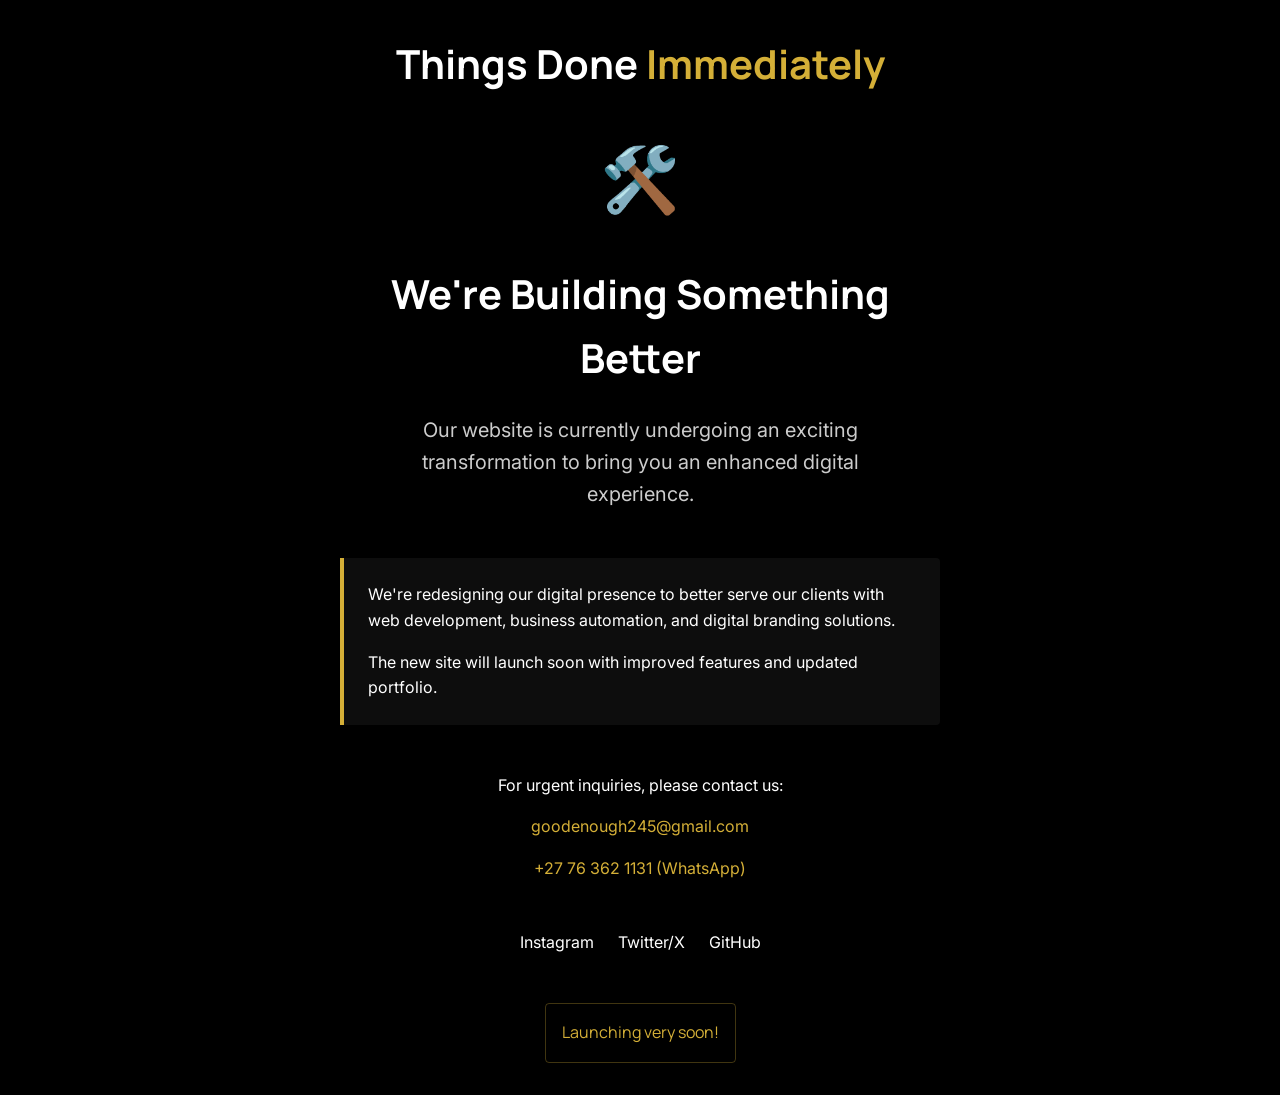
<file: index-construction.html>
<!DOCTYPE html>
<html lang="en">
<head>
    <meta charset="UTF-8">
    <meta name="viewport" content="width=device-width, initial-scale=1.0">
    <title>Things Done Immediately - Under Construction</title>
    <link rel="preconnect" href="https://fonts.googleapis.com">
    <link rel="preconnect" href="https://fonts.gstatic.com" crossorigin>
    <link href="https://fonts.googleapis.com/css2?family=Manrope:wght@400;500;600;700&family=Inter:wght@300;400;500&display=swap" rel="stylesheet">
    <style>
        * {
            margin: 0;
            padding: 0;
            box-sizing: border-box;
        }
        
        body {
            font-family: 'Inter', sans-serif;
            background-color: #000000;
            color: #ffffff;
            min-height: 100vh;
            display: flex;
            flex-direction: column;
            align-items: center;
            justify-content: center;
            text-align: center;
            padding: 2rem;
            line-height: 1.6;
        }
        
        .container {
            max-width: 600px;
            width: 100%;
        }
        
        .logo {
            font-family: 'Manrope', sans-serif;
            font-size: 2.5rem;
            font-weight: 700;
            margin-bottom: 2rem;
            color: #ffffff;
        }
        
        .logo-gold {
            color: #d4af37;
        }
        
        .construction-icon {
            font-size: 4rem;
            margin-bottom: 2rem;
            color: #d4af37;
        }
        
        h1 {
            font-family: 'Manrope', sans-serif;
            font-size: 2.5rem;
            font-weight: 700;
            margin-bottom: 1.5rem;
            color: #ffffff;
        }
        
        .subtitle {
            font-size: 1.25rem;
            color: #cccccc;
            margin-bottom: 3rem;
            max-width: 500px;
            margin-left: auto;
            margin-right: auto;
        }
        
        .message {
            background-color: rgba(255, 255, 255, 0.05);
            border-left: 4px solid #d4af37;
            padding: 1.5rem;
            margin-bottom: 3rem;
            text-align: left;
            border-radius: 0 4px 4px 0;
        }
        
        .contact-info {
            display: flex;
            flex-direction: column;
            gap: 1rem;
            margin-top: 2rem;
        }
        
        .contact-item {
            display: flex;
            align-items: center;
            justify-content: center;
            gap: 0.75rem;
            color: #d4af37;
            text-decoration: none;
            transition: opacity 0.3s ease;
        }
        
        .contact-item:hover {
            opacity: 0.8;
        }
        
        .social-links {
            display: flex;
            justify-content: center;
            gap: 1.5rem;
            margin-top: 3rem;
        }
        
        .social-link {
            color: #ffffff;
            text-decoration: none;
            transition: color 0.3s ease;
        }
        
        .social-link:hover {
            color: #d4af37;
        }
        
        .countdown {
            font-family: 'Manrope', sans-serif;
            font-size: 1rem;
            color: #d4af37;
            margin-top: 3rem;
            padding: 1rem;
            border: 1px solid rgba(212, 175, 55, 0.3);
            border-radius: 4px;
            display: inline-block;
        }
        
        @media (max-width: 768px) {
            .logo {
                font-size: 2rem;
            }
            
            h1 {
                font-size: 2rem;
            }
            
            .subtitle {
                font-size: 1.1rem;
            }
            
            .construction-icon {
                font-size: 3rem;
            }
        }
        
        @media (max-width: 480px) {
            body {
                padding: 1.5rem;
            }
            
            .logo {
                font-size: 1.75rem;
            }
            
            h1 {
                font-size: 1.75rem;
            }
            
            .subtitle {
                font-size: 1rem;
            }
        }
    </style>
</head>
<body>
    <div class="container">
        <div class="logo">
            Things Done <span class="logo-gold">Immediately</span>
        </div>
        
        <div class="construction-icon">
            🛠️
        </div>
        
        <h1>We're Building Something Better</h1>
        
        <p class="subtitle">
            Our website is currently undergoing an exciting transformation to bring you an enhanced digital experience.
        </p>
        
        <div class="message">
            <p>We're redesigning our digital presence to better serve our clients with web development, business automation, and digital branding solutions.</p>
            <p style="margin-top: 1rem;">The new site will launch soon with improved features and updated portfolio.</p>
        </div>
        
        <div class="contact-info">
            <p>For urgent inquiries, please contact us:</p>
            <a href="mailto:goodenough245@gmail.com" class="contact-item">
                goodenough245@gmail.com
            </a>
            <a href="https://wa.me/27763621131" class="contact-item" target="_blank">
                +27 76 362 1131 (WhatsApp)
            </a>
        </div>
        
        <div class="social-links">
            <a href="https://instagram.com/not_thegamer_in" class="social-link" target="_blank">Instagram</a>
            <a href="https://twitter.com/not_thegamer_in" class="social-link" target="_blank">Twitter/X</a>
            <a href="https://github.com/Thegamer-sudo" class="social-link" target="_blank">GitHub</a>
        </div>
        
        <div class="countdown">
            Coming Back Soon
        </div>
    </div>

    <script>
        // Simple countdown update
        document.addEventListener('DOMContentLoaded', function() {
            const countdownElement = document.querySelector('.countdown');
            const launchDate = new Date('2024-01-15'); // Set your expected launch date
            
            function updateCountdown() {
                const now = new Date();
                const timeDiff = launchDate - now;
                
                if (timeDiff > 0) {
                    const days = Math.floor(timeDiff / (1000 * 60 * 60 * 24));
                    countdownElement.textContent = `Launching in approximately ${days} days`;
                } else {
                    countdownElement.textContent = 'Launching very soon!';
                }
            }
            
            updateCountdown();
            // Update every hour
            setInterval(updateCountdown, 3600000);
        });
    </script>
</body>
</html>
</file>
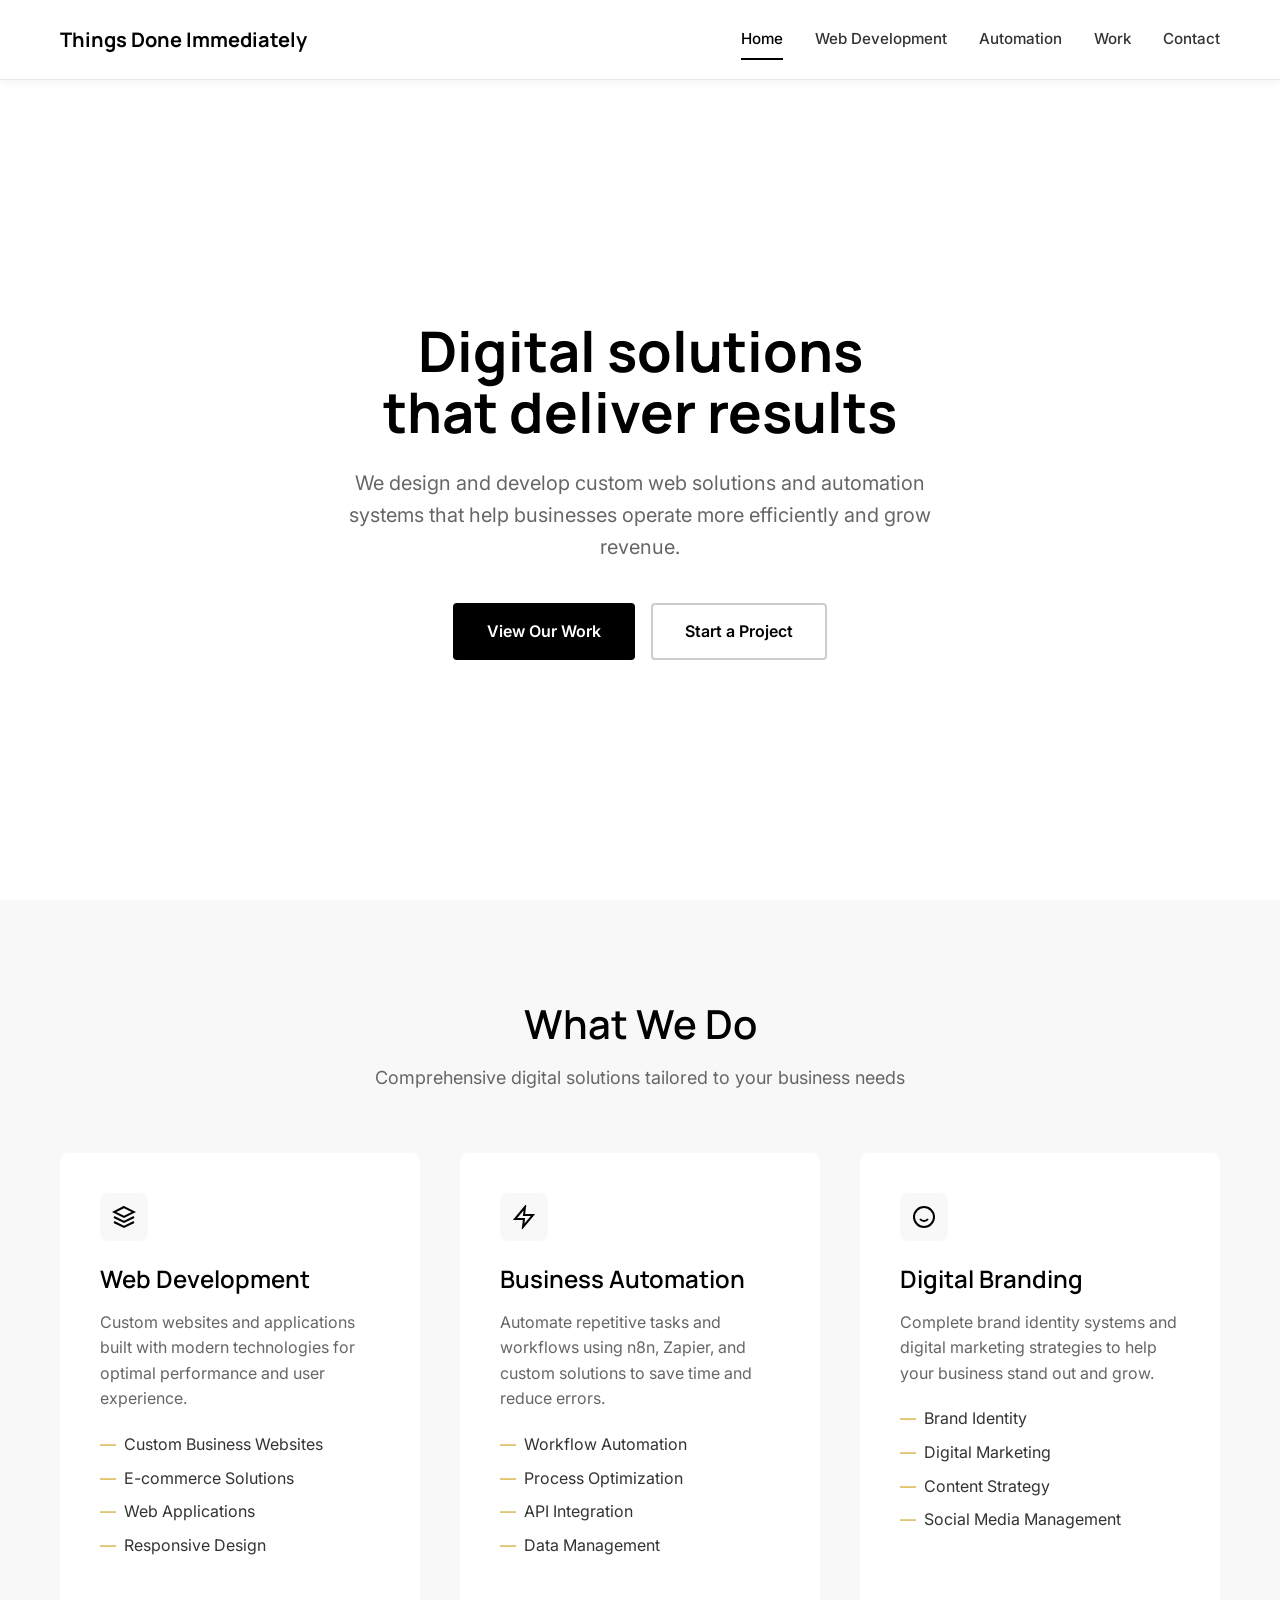
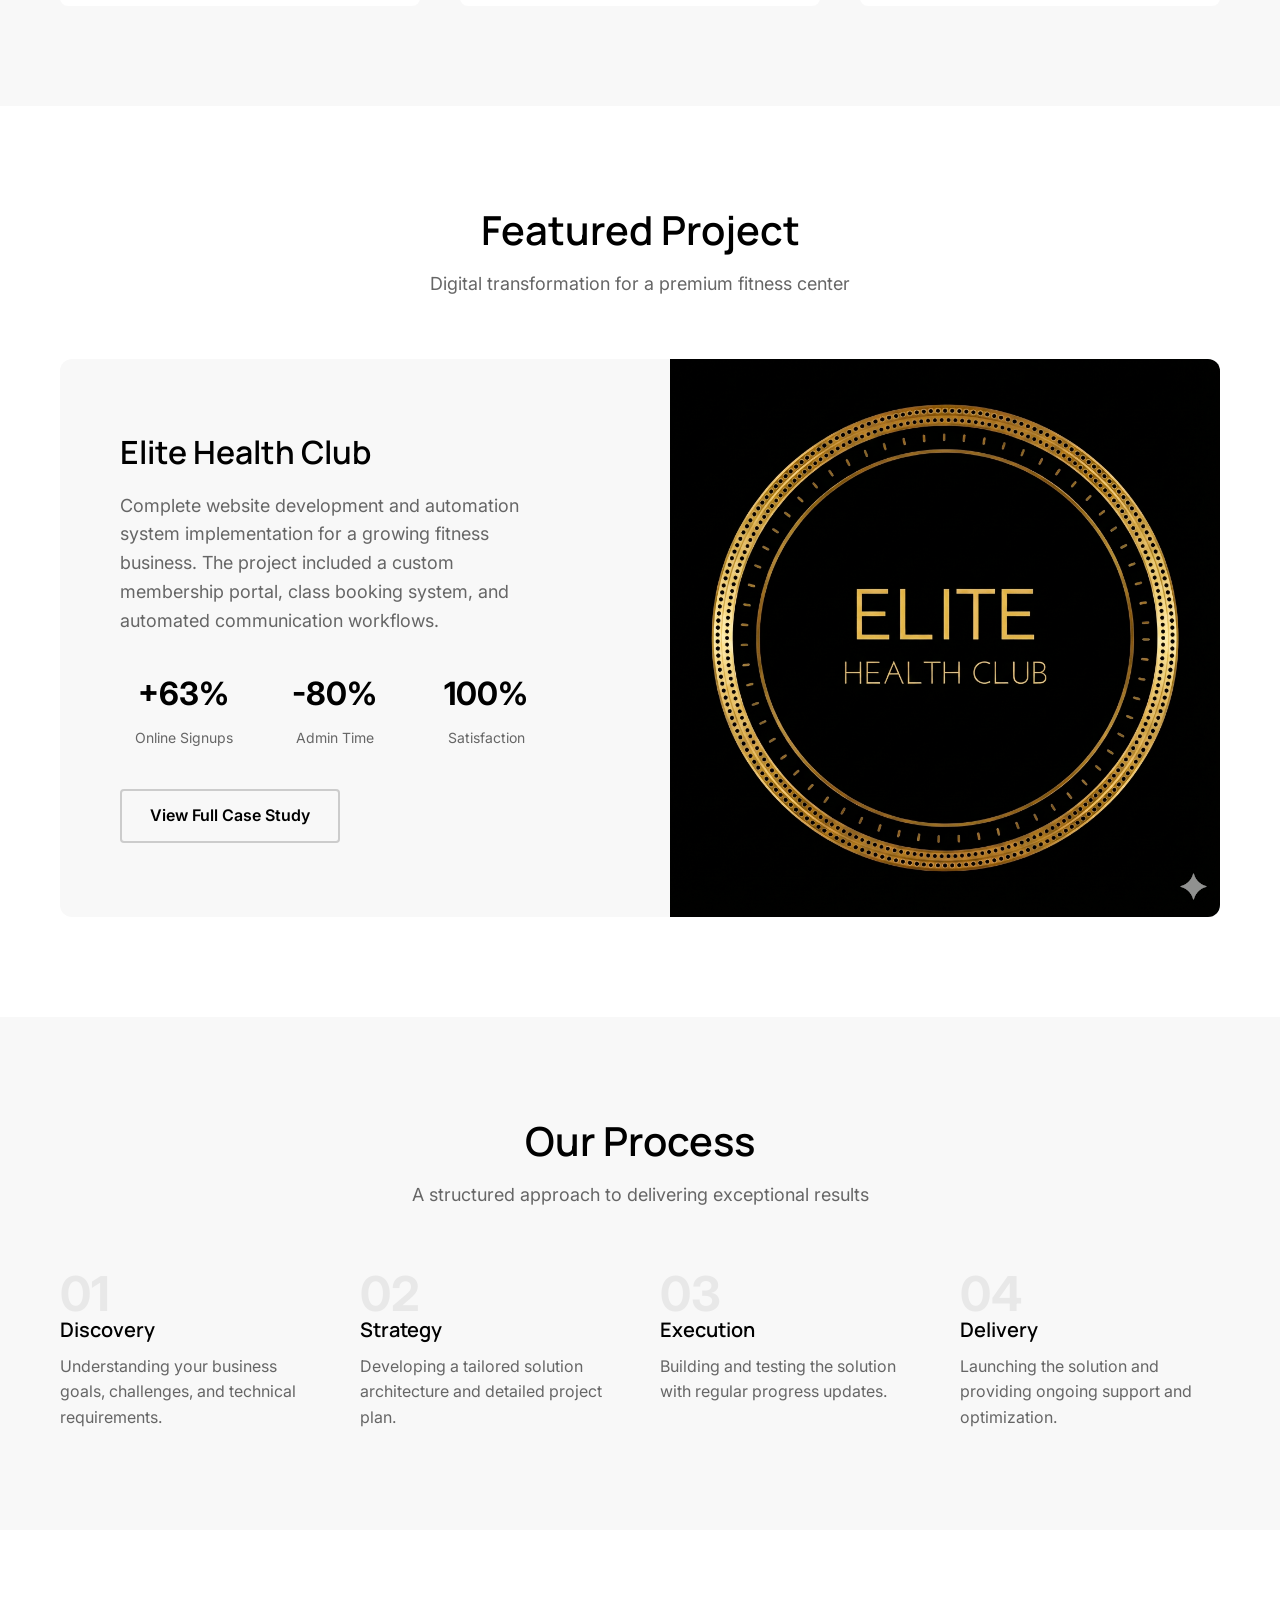
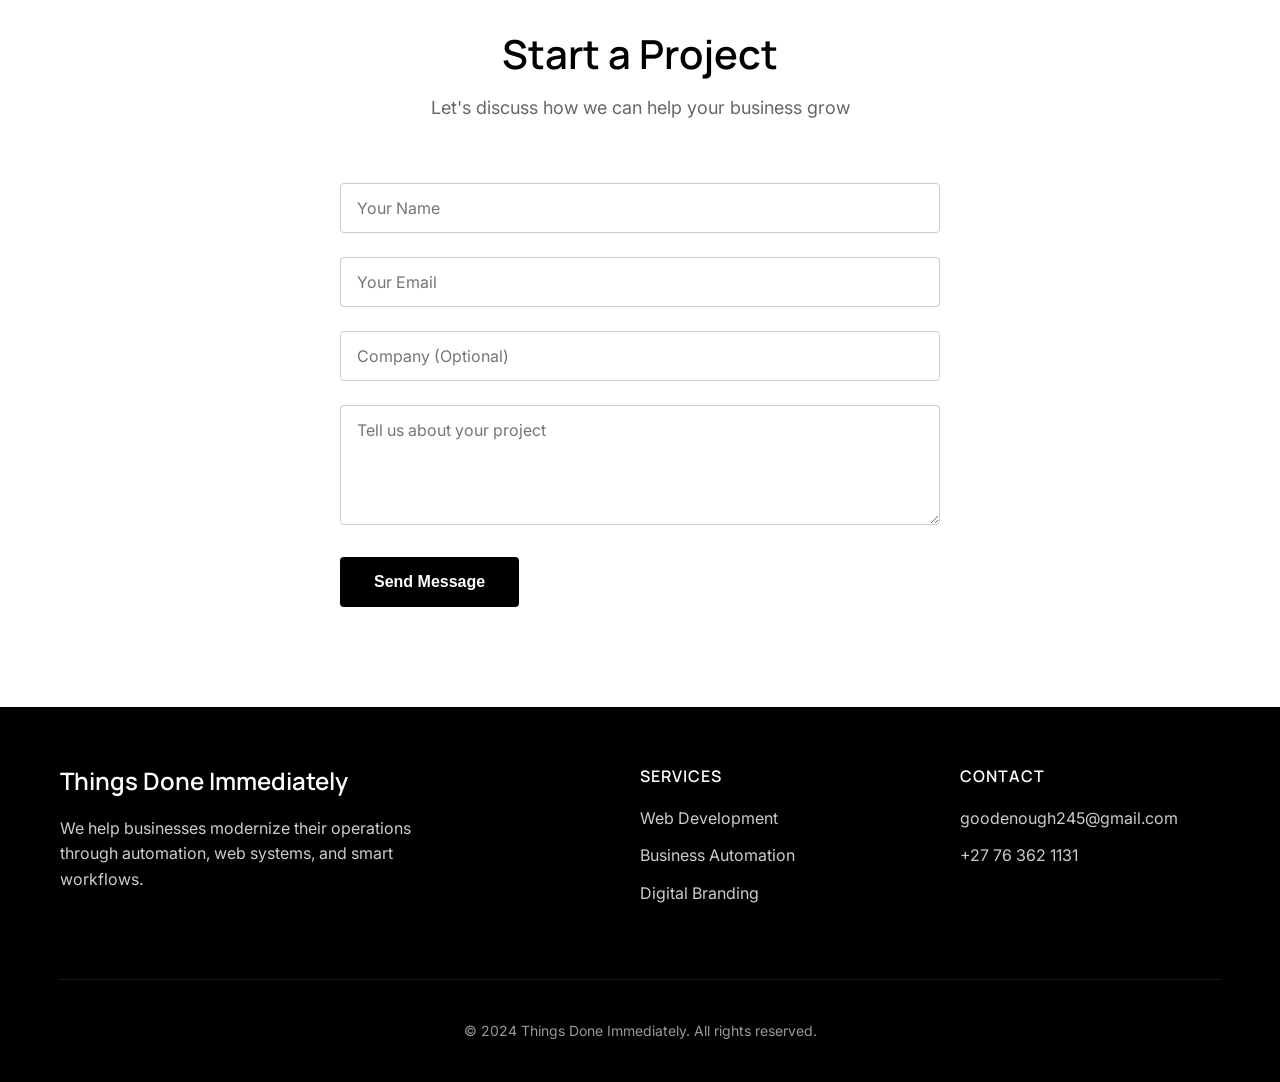
<file: index-origin.html>
<!DOCTYPE html>
<html lang="en">
<head>
    <meta charset="UTF-8">
    <meta name="viewport" content="width=device-width, initial-scale=1.0">
    <title>Things Done Immediately | Digital Solutions Agency</title>
    
    <!-- Fonts -->
    <link rel="preconnect" href="https://fonts.googleapis.com">
    <link rel="preconnect" href="https://fonts.gstatic.com" crossorigin>
    <link href="https://fonts.googleapis.com/css2?family=Inter:wght@300;400;500;600;700&family=Manrope:wght@400;500;600;700&display=swap" rel="stylesheet">
    
    <style>
        /* ===== COMPLETE FIXED CSS ===== */
        /* Reset & Base */
        * {
            margin: 0;
            padding: 0;
            box-sizing: border-box;
        }

        :root {
            /* Color System */
            --black: #000000;
            --white: #ffffff;
            --gray-100: #f8f8f8;
            --gray-200: #e8e8e8;
            --gray-300: #cccccc;
            --gray-400: #999999;
            --gray-500: #666666;
            --gray-600: #333333;
            --gray-700: #1a1a1a;
            --accent: #d4af37;
            --accent-blue: #0066cc;
        }

        body {
            font-family: 'Inter', -apple-system, BlinkMacSystemFont, sans-serif;
            color: var(--gray-600);
            line-height: 1.6;
            background: var(--white);
            overflow-x: hidden;
            padding-top: 80px; /* Space for fixed nav */
        }

        h1, h2, h3, h4, h5, h6 {
            font-family: 'Manrope', sans-serif;
            font-weight: 600;
            color: var(--black);
            line-height: 1.2;
        }

        /* Container System */
        .container {
            max-width: 1200px;
            margin: 0 auto;
            padding: 0 20px;
            width: 100%;
        }

        /* Navigation - SIMPLE & FIXED */
        .nav-main {
            position: fixed;
            top: 0;
            left: 0;
            width: 100%;
            background: var(--white);
            border-bottom: 1px solid var(--gray-200);
            z-index: 1000;
            padding: 0;
            height: 80px;
            display: flex;
            align-items: center;
            box-shadow: 0 2px 10px rgba(0,0,0,0.05);
        }

        .nav-container {
            max-width: 1200px;
            margin: 0 auto;
            padding: 0 20px;
            width: 100%;
            display: flex;
            justify-content: space-between;
            align-items: center;
        }

        .nav-brand {
            font-family: 'Manrope', sans-serif;
            font-weight: 700;
            font-size: 1.25rem;
            color: var(--black);
            text-decoration: none;
        }

        .nav-menu {
            display: flex;
            gap: 2rem;
            align-items: center;
        }

        .nav-link {
            color: var(--gray-600);
            text-decoration: none;
            font-weight: 500;
            font-size: 0.95rem;
            transition: color 0.3s ease;
            padding: 0.5rem 0;
            position: relative;
        }

        .nav-link:hover,
        .nav-link.active {
            color: var(--black);
        }

        .nav-link.active:after {
            content: '';
            position: absolute;
            bottom: 0;
            left: 0;
            width: 100%;
            height: 2px;
            background: var(--black);
        }

        .mobile-toggle {
            display: none;
            flex-direction: column;
            gap: 4px;
            background: none;
            border: none;
            cursor: pointer;
            padding: 0.5rem;
        }

        .mobile-toggle span {
            width: 24px;
            height: 2px;
            background: var(--black);
            transition: 0.3s;
        }

        /* Sections */
        section {
            padding: 100px 0;
            width: 100%;
        }

        .section-header {
            text-align: center;
            margin-bottom: 60px;
            max-width: 100%;
        }

        .section-header h2 {
            font-size: 2.5rem;
            margin-bottom: 16px;
        }

        .section-header p {
            font-size: 1.125rem;
            color: var(--gray-500);
            max-width: 600px;
            margin: 0 auto;
        }

        /* Hero Section */
        .hero {
            min-height: calc(100vh - 80px);
            display: flex;
            align-items: center;
            padding: 0;
        }

        .hero-content {
            max-width: 800px;
            margin: 0 auto;
            text-align: center;
        }

        .hero-title {
            font-size: 3.5rem;
            font-weight: 700;
            margin-bottom: 24px;
            line-height: 1.1;
        }

        .hero-subtitle {
            font-size: 1.25rem;
            color: var(--gray-500);
            margin-bottom: 40px;
            max-width: 600px;
            margin-left: auto;
            margin-right: auto;
        }

        /* Buttons */
        .btn {
            display: inline-block;
            padding: 14px 32px;
            font-size: 1rem;
            font-weight: 600;
            text-decoration: none;
            border-radius: 4px;
            transition: all 0.3s ease;
            border: 2px solid transparent;
            cursor: pointer;
            text-align: center;
        }

        .btn-primary {
            background: var(--black);
            color: var(--white);
        }

        .btn-primary:hover {
            background: var(--gray-700);
            transform: translateY(-2px);
            box-shadow: 0 10px 20px rgba(0,0,0,0.1);
        }

        .btn-secondary {
            background: transparent;
            color: var(--black);
            border-color: var(--gray-300);
        }

        .btn-secondary:hover {
            border-color: var(--black);
            transform: translateY(-2px);
        }

        .btn-outline {
            background: transparent;
            color: var(--black);
            border: 2px solid var(--gray-300);
            padding: 12px 28px;
        }

        .btn-outline:hover {
            border-color: var(--black);
        }

        .btn-group {
            display: flex;
            gap: 16px;
            flex-wrap: wrap;
            justify-content: center;
        }

        /* Services */
        .services {
            background: var(--gray-100);
        }

        .services-grid {
            display: grid;
            grid-template-columns: repeat(auto-fit, minmax(300px, 1fr));
            gap: 40px;
            margin-top: 40px;
        }

        .service-card {
            background: var(--white);
            padding: 40px;
            border-radius: 8px;
            transition: transform 0.3s ease, box-shadow 0.3s ease;
            height: 100%;
        }

        .service-card:hover {
            transform: translateY(-8px);
            box-shadow: 0 20px 40px rgba(0, 0, 0, 0.08);
        }

        .service-icon {
            width: 48px;
            height: 48px;
            background: var(--gray-100);
            border-radius: 8px;
            display: flex;
            align-items: center;
            justify-content: center;
            margin-bottom: 24px;
        }

        .service-icon svg {
            width: 24px;
            height: 24px;
            color: var(--black);
        }

        .service-card h3 {
            font-size: 1.5rem;
            margin-bottom: 16px;
        }

        .service-card p {
            color: var(--gray-500);
            margin-bottom: 20px;
        }

        .service-features {
            list-style: none;
            padding: 0;
        }

        .service-features li {
            color: var(--gray-600);
            margin-bottom: 8px;
            display: flex;
            align-items: center;
            gap: 8px;
        }

        .service-features li:before {
            content: "—";
            color: var(--accent);
        }

        /* Featured Work */
        .featured-work {
            background: var(--white);
        }

        .case-study {
            display: grid;
            grid-template-columns: 1fr 1fr;
            gap: 60px;
            align-items: center;
            background: var(--gray-100);
            border-radius: 12px;
            overflow: hidden;
        }

        .case-study-content {
            padding: 60px;
        }

        .case-study-content h3 {
            font-size: 2rem;
            margin-bottom: 20px;
        }

        .case-study-description {
            font-size: 1.125rem;
            color: var(--gray-500);
            margin-bottom: 32px;
            line-height: 1.6;
        }

        .case-study-stats {
            display: grid;
            grid-template-columns: repeat(3, 1fr);
            gap: 24px;
            margin-bottom: 40px;
        }

        .stat {
            text-align: center;
        }

        .stat-number {
            font-size: 2rem;
            font-weight: 700;
            color: var(--black);
            margin-bottom: 8px;
        }

        .stat-label {
            font-size: 0.875rem;
            color: var(--gray-500);
        }

        .case-study-image {
            height: 100%;
            min-height: 500px;
            background: var(--gray-200);
            position: relative;
            overflow: hidden;
        }

        .project-image {
            width: 100%;
            height: 100%;
            object-fit: cover;
            transition: transform 0.5s ease;
        }

        .case-study:hover .project-image {
            transform: scale(1.05);
        }

        /* Process */
        .process {
            background: var(--gray-100);
        }

        .process-steps {
            display: grid;
            grid-template-columns: repeat(auto-fit, minmax(250px, 1fr));
            gap: 40px;
            margin-top: 60px;
        }

        .step {
            position: relative;
            padding-top: 48px;
        }

        .step-number {
            position: absolute;
            top: 0;
            left: 0;
            font-size: 3rem;
            font-weight: 700;
            color: var(--gray-200);
            line-height: 1;
        }

        .step h4 {
            font-size: 1.25rem;
            margin-bottom: 12px;
        }

        .step p {
            color: var(--gray-500);
        }

        /* Contact */
        .contact {
            background: var(--white);
        }

        .contact-form {
            max-width: 600px;
            margin: 0 auto;
        }

        .form-group {
            margin-bottom: 24px;
        }

        .form-control {
            width: 100%;
            padding: 14px 16px;
            font-size: 1rem;
            border: 1px solid var(--gray-300);
            border-radius: 4px;
            transition: border-color 0.3s ease;
            font-family: 'Inter', sans-serif;
        }

        .form-control:focus {
            outline: none;
            border-color: var(--black);
        }

        textarea.form-control {
            min-height: 120px;
            resize: vertical;
        }

        /* Footer */
        .footer {
            background: var(--black);
            color: var(--white);
            padding: 60px 0 40px;
        }

        .footer-content {
            display: grid;
            grid-template-columns: 2fr 1fr 1fr;
            gap: 60px;
            margin-bottom: 60px;
        }

        .footer-brand h3 {
            font-size: 1.5rem;
            color: var(--white);
            margin-bottom: 20px;
        }

        .footer-brand p {
            color: var(--gray-300);
            max-width: 400px;
        }

        .footer-links h4 {
            font-size: 1rem;
            color: var(--white);
            margin-bottom: 20px;
            text-transform: uppercase;
            letter-spacing: 1px;
        }

        .footer-links ul {
            list-style: none;
            padding: 0;
        }

        .footer-links li {
            margin-bottom: 12px;
        }

        .footer-links a {
            color: var(--gray-300);
            text-decoration: none;
            transition: color 0.3s ease;
        }

        .footer-links a:hover {
            color: var(--white);
        }

        .footer-bottom {
            padding-top: 40px;
            border-top: 1px solid var(--gray-700);
            text-align: center;
            color: var(--gray-400);
            font-size: 0.875rem;
        }

        /* Responsive Design */
        @media (max-width: 1024px) {
            .hero-title {
                font-size: 3rem;
            }
            
            .case-study {
                grid-template-columns: 1fr;
            }
            
            .case-study-image {
                min-height: 400px;
                order: -1;
            }
            
            .footer-content {
                grid-template-columns: 1fr 1fr;
            }
        }

        @media (max-width: 768px) {
            body {
                padding-top: 70px;
            }
            
            .nav-main {
                height: 70px;
            }
            
            .mobile-toggle {
                display: flex;
            }
            
            .nav-menu {
                position: fixed;
                top: 70px;
                left: 0;
                width: 100%;
                background: var(--white);
                flex-direction: column;
                padding: 2rem;
                gap: 1.5rem;
                border-top: 1px solid var(--gray-200);
                box-shadow: 0 10px 30px rgba(0,0,0,0.1);
                display: none;
                z-index: 999;
            }
            
            .nav-menu.active {
                display: flex;
            }
            
            section {
                padding: 60px 0;
            }
            
            .hero {
                min-height: calc(100vh - 70px);
            }
            
            .hero-title {
                font-size: 2.5rem;
            }
            
            .hero-subtitle {
                font-size: 1.125rem;
            }
            
            .btn-group {
                flex-direction: column;
                align-items: center;
            }
            
            .btn {
                width: 100%;
                max-width: 300px;
            }
            
            .case-study-content {
                padding: 30px;
            }
            
            .case-study-stats {
                grid-template-columns: 1fr;
                gap: 20px;
            }
            
            .footer-content {
                grid-template-columns: 1fr;
                gap: 40px;
            }
            
            .process-steps {
                grid-template-columns: 1fr;
            }
        }

        @media (max-width: 480px) {
            .hero-title {
                font-size: 2rem;
            }
            
            .section-header h2 {
                font-size: 2rem;
            }
            
            .service-card {
                padding: 30px;
            }
            
            .services-grid {
                grid-template-columns: 1fr;
            }
            
            .case-study-image {
                min-height: 300px;
            }
        }
    </style>
</head>
<body>
    <!-- Fixed Navigation -->
<nav class="nav-main">
    <div class="nav-container">
        <a href="index.html" class="nav-brand">Things Done Immediately</a>
        
        <button class="mobile-toggle" id="mobileToggle">
            <span></span>
            <span></span>
            <span></span>
        </button>
        
        <div class="nav-menu" id="navMenu">
            <a href="index.html" class="nav-link active">Home</a>
            <a href="web-development.html" class="nav-link">Web Development</a>
            <a href="automation.html" class="nav-link">Automation</a>
            <a href="work.html" class="nav-link">Work</a>
            <a href="contact.html" class="nav-link">Contact</a>
        </div>
    </div>
</nav>

    <!-- Hero Section -->
    <section class="hero">
        <div class="container">
            <div class="hero-content">
                <h1 class="hero-title">
                    Digital solutions<br>
                    that deliver results
                </h1>
                <p class="hero-subtitle">
                    We design and develop custom web solutions and automation systems 
                    that help businesses operate more efficiently and grow revenue.
                </p>
                <div class="btn-group">
                    <a href="#work" class="btn btn-primary">View Our Work</a>
                    <a href="#contact" class="btn btn-secondary">Start a Project</a>
                </div>
            </div>
        </div>
    </section>

    <!-- Services -->
    <section class="services" id="services">
        <div class="container">
            <div class="section-header">
                <h2>What We Do</h2>
                <p>Comprehensive digital solutions tailored to your business needs</p>
            </div>
            
            <div class="services-grid">
                <!-- Web Development -->
                <div class="service-card">
                    <div class="service-icon">
                        <svg viewBox="0 0 24 24" fill="none" stroke="currentColor" stroke-width="2">
                            <path d="M12 2L2 7l10 5 10-5-10-5zM2 17l10 5 10-5M2 12l10 5 10-5"/>
                        </svg>
                    </div>
                    <h3>Web Development</h3>
                    <p>Custom websites and applications built with modern technologies for optimal performance and user experience.</p>
                    <ul class="service-features">
                        <li>Custom Business Websites</li>
                        <li>E-commerce Solutions</li>
                        <li>Web Applications</li>
                        <li>Responsive Design</li>
                    </ul>
                </div>

                <!-- Automation -->
                <div class="service-card">
                    <div class="service-icon">
                        <svg viewBox="0 0 24 24" fill="none" stroke="currentColor" stroke-width="2">
                            <path d="M13 2L3 14h9l-1 8 10-12h-9l1-8z"/>
                        </svg>
                    </div>
                    <h3>Business Automation</h3>
                    <p>Automate repetitive tasks and workflows using n8n, Zapier, and custom solutions to save time and reduce errors.</p>
                    <ul class="service-features">
                        <li>Workflow Automation</li>
                        <li>Process Optimization</li>
                        <li>API Integration</li>
                        <li>Data Management</li>
                    </ul>
                </div>

                <!-- Branding -->
                <div class="service-card">
                    <div class="service-icon">
                        <svg viewBox="0 0 24 24" fill="none" stroke="currentColor" stroke-width="2">
                            <circle cx="12" cy="12" r="10"/>
                            <path d="M8 14s1.5 2 4 2 4-2 4-2M9 9h.01M15 9h.01"/>
                        </svg>
                    </div>
                    <h3>Digital Branding</h3>
                    <p>Complete brand identity systems and digital marketing strategies to help your business stand out and grow.</p>
                    <ul class="service-features">
                        <li>Brand Identity</li>
                        <li>Digital Marketing</li>
                        <li>Content Strategy</li>
                        <li>Social Media Management</li>
                    </ul>
                </div>
            </div>
        </div>
    </section>

    <!-- Featured Work -->
    <section class="featured-work" id="work">
        <div class="container">
            <div class="section-header">
                <h2>Featured Project</h2>
                <p>Digital transformation for a premium fitness center</p>
            </div>
            
            <div class="case-study">
                <div class="case-study-content">
                    <h3>Elite Health Club</h3>
                    <p class="case-study-description">
                        Complete website development and automation system implementation 
                        for a growing fitness business. The project included a custom 
                        membership portal, class booking system, and automated 
                        communication workflows.
                    </p>
                    
                    <div class="case-study-stats">
                        <div class="stat">
                            <div class="stat-number">+63%</div>
                            <div class="stat-label">Online Signups</div>
                        </div>
                        <div class="stat">
                            <div class="stat-number">-80%</div>
                            <div class="stat-label">Admin Time</div>
                        </div>
                        <div class="stat">
                            <div class="stat-number">100%</div>
                            <div class="stat-label">Satisfaction</div>
                        </div>
                    </div>
                    
                    <a href="elite-health-club-case-study.html" class="btn btn-outline">
                        View Full Case Study
                    </a>
                </div>
                
                <div class="case-study-image">
                    <img src="images/elite-health-club-project.jpg" alt="Elite Health Club Website" class="project-image">
                </div>
            </div>
        </div>
    </section>

    <!-- Process -->
    <section class="process" id="process">
        <div class="container">
            <div class="section-header">
                <h2>Our Process</h2>
                <p>A structured approach to delivering exceptional results</p>
            </div>
            
            <div class="process-steps">
                <div class="step">
                    <div class="step-number">01</div>
                    <h4>Discovery</h4>
                    <p>Understanding your business goals, challenges, and technical requirements.</p>
                </div>
                <div class="step">
                    <div class="step-number">02</div>
                    <h4>Strategy</h4>
                    <p>Developing a tailored solution architecture and detailed project plan.</p>
                </div>
                <div class="step">
                    <div class="step-number">03</div>
                    <h4>Execution</h4>
                    <p>Building and testing the solution with regular progress updates.</p>
                </div>
                <div class="step">
                    <div class="step-number">04</div>
                    <h4>Delivery</h4>
                    <p>Launching the solution and providing ongoing support and optimization.</p>
                </div>
            </div>
        </div>
    </section>

    <!-- Contact -->
    <section class="contact" id="contact">
        <div class="container">
            <div class="section-header">
                <h2>Start a Project</h2>
                <p>Let's discuss how we can help your business grow</p>
            </div>
            
            <div class="contact-form">
                <form action="https://formspree.io/f/your-form-id" method="POST">
                    <div class="form-group">
                        <input type="text" name="name" class="form-control" placeholder="Your Name" required>
                    </div>
                    <div class="form-group">
                        <input type="email" name="email" class="form-control" placeholder="Your Email" required>
                    </div>
                    <div class="form-group">
                        <input type="text" name="company" class="form-control" placeholder="Company (Optional)">
                    </div>
                    <div class="form-group">
                        <textarea name="message" class="form-control" placeholder="Tell us about your project" required></textarea>
                    </div>
                    <button type="submit" class="btn btn-primary">Send Message</button>
                </form>
            </div>
        </div>
    </section>

    <!-- Footer -->
    <footer class="footer">
        <div class="container">
            <div class="footer-content">
                <div class="footer-brand">
                    <h3>Things Done Immediately</h3>
                    <p>We help businesses modernize their operations through automation, web systems, and smart workflows.</p>
                </div>
                
                <div class="footer-links">
                    <h4>Services</h4>
                    <ul>
                        <li><a href="web-development.html">Web Development</a></li>
                        <li><a href="automation.html">Business Automation</a></li>
                        <li><a href="branding.html">Digital Branding</a></li>
                    </ul>
                </div>
                
                <div class="footer-links">
                    <h4>Contact</h4>
                    <ul>
                        <li><a href="mailto:goodenough245@gmail.com">goodenough245@gmail.com</a></li>
                        <li><a href="https://wa.me/27763621131">+27 76 362 1131</a></li>
                    </ul>
                </div>
            </div>
            
            <div class="footer-bottom">
                <p>&copy; 2024 Things Done Immediately. All rights reserved.</p>
            </div>
        </div>
    </footer>

    <!-- JavaScript -->
    <script>
        // Mobile menu toggle
        const mobileToggle = document.getElementById('mobileToggle');
        const navMenu = document.getElementById('navMenu');
        
        if (mobileToggle) {
            mobileToggle.addEventListener('click', (e) => {
                e.stopPropagation();
                navMenu.classList.toggle('active');
            });
        }
        
        // Close menu when clicking outside
        document.addEventListener('click', (e) => {
            if (!e.target.closest('.nav-container') && navMenu.classList.contains('active')) {
                navMenu.classList.remove('active');
            }
        });
        
        // Close menu when clicking a link
        document.querySelectorAll('.nav-link').forEach(link => {
            link.addEventListener('click', () => {
                navMenu.classList.remove('active');
            });
        });
        
        // Smooth scroll for anchor links
        document.querySelectorAll('a[href^="#"]').forEach(anchor => {
            anchor.addEventListener('click', function (e) {
                const href = this.getAttribute('href');
                if (href === '#' || href === '#!') return;
                
                e.preventDefault();
                const targetElement = document.querySelector(href);
                if (targetElement) {
                    window.scrollTo({
                        top: targetElement.offsetTop - 80,
                        behavior: 'smooth'
                    });
                }
            });
        });
        
        // Form submission
        const contactForm = document.querySelector('.contact-form form');
        if (contactForm) {
            contactForm.addEventListener('submit', function(e) {
                e.preventDefault();
                // Add your form submission logic here
                alert('Thank you for your message. We will get back to you soon!');
                this.reset();
            });
        }
    </script>
</body>
</html>
</file>
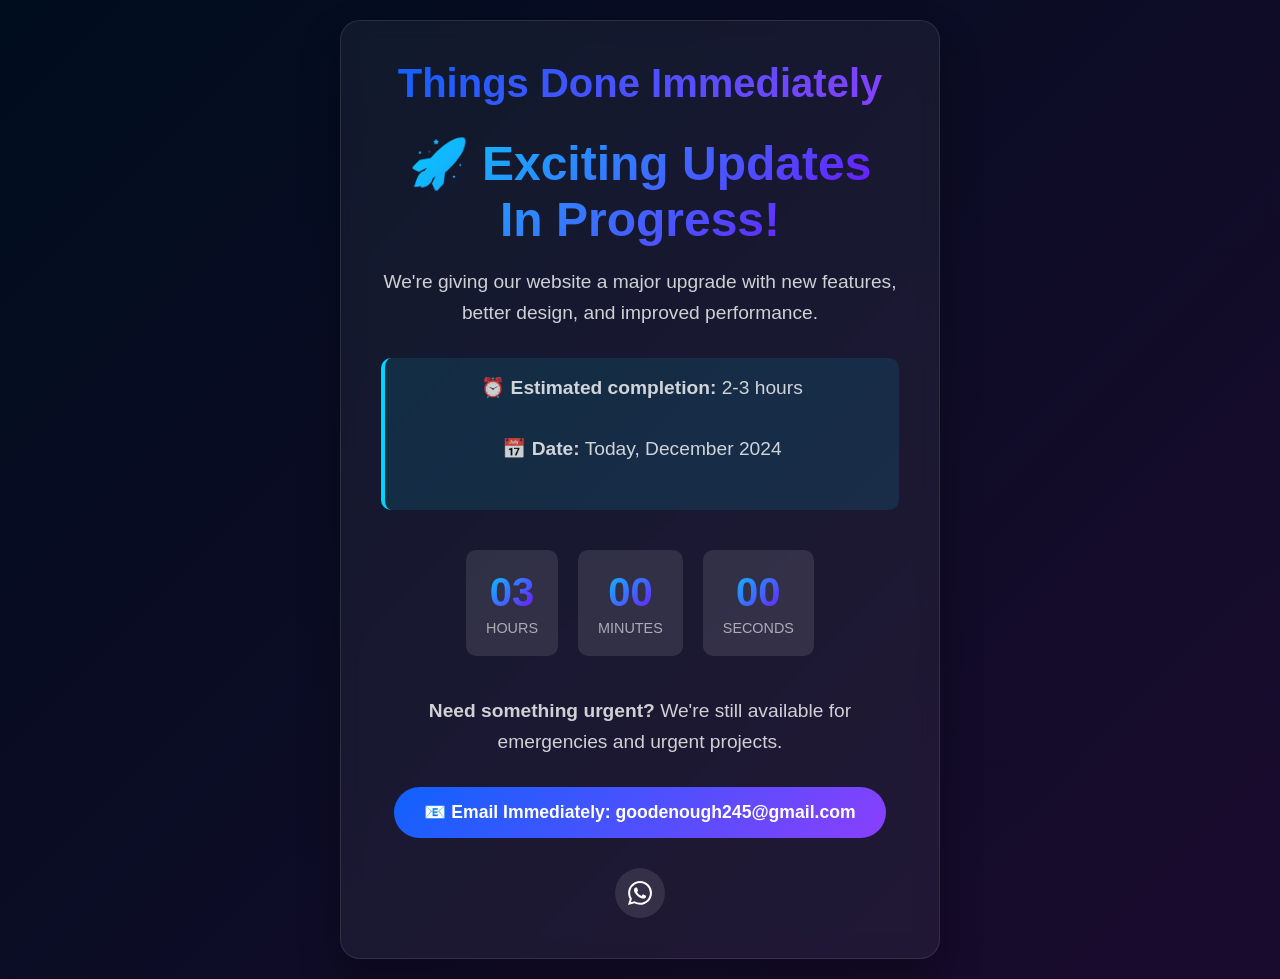
<file: maintenance.html>
<!DOCTYPE html>
<html lang="en">
<head>
    <meta charset="UTF-8">
    <meta name="viewport" content="width=device-width, initial-scale=1.0">
    <title>Site Maintenance | Things Done Immediately</title>
    <style>
        * {
            margin: 0;
            padding: 0;
            box-sizing: border-box;
        }
        
        body {
            font-family: -apple-system, BlinkMacSystemFont, 'Segoe UI', Roboto, sans-serif;
            background: linear-gradient(135deg, #000d1e 0%, #1a0b2e 100%);
            color: white;
            min-height: 100vh;
            display: flex;
            align-items: center;
            justify-content: center;
            text-align: center;
            padding: 20px;
        }
        
        .container {
            max-width: 600px;
            padding: 40px;
            background: rgba(255, 255, 255, 0.05);
            backdrop-filter: blur(10px);
            border-radius: 20px;
            border: 1px solid rgba(255, 255, 255, 0.1);
            box-shadow: 0 20px 40px rgba(0, 0, 0, 0.3);
        }
        
        .logo {
            font-size: 2.5rem;
            font-weight: 800;
            margin-bottom: 30px;
            background: linear-gradient(135deg, #0f62fe 0%, #8a3ffc 100%);
            -webkit-background-clip: text;
            -webkit-text-fill-color: transparent;
            background-clip: text;
        }
        
        h1 {
            font-size: 3rem;
            margin-bottom: 20px;
            background: linear-gradient(135deg, #00d4ff 0%, #7b00ff 100%);
            -webkit-background-clip: text;
            -webkit-text-fill-color: transparent;
            background-clip: text;
        }
        
        p {
            font-size: 1.2rem;
            line-height: 1.6;
            margin-bottom: 30px;
            color: rgba(255, 255, 255, 0.8);
        }
        
        .highlight {
            background: rgba(0, 212, 255, 0.1);
            padding: 15px;
            border-radius: 10px;
            border-left: 4px solid #00d4ff;
            margin: 30px 0;
        }
        
        .email-link {
            display: inline-block;
            background: linear-gradient(135deg, #0f62fe 0%, #8a3ffc 100%);
            color: white;
            padding: 15px 30px;
            border-radius: 50px;
            text-decoration: none;
            font-weight: 600;
            font-size: 1.1rem;
            transition: transform 0.3s ease, box-shadow 0.3s ease;
        }
        
        .email-link:hover {
            transform: translateY(-3px);
            box-shadow: 0 10px 30px rgba(15, 98, 254, 0.4);
        }
        
        .countdown {
            display: flex;
            justify-content: center;
            gap: 20px;
            margin: 40px 0;
        }
        
        .countdown-item {
            background: rgba(255, 255, 255, 0.1);
            padding: 20px;
            border-radius: 10px;
            min-width: 80px;
        }
        
        .countdown-number {
            font-size: 2.5rem;
            font-weight: 700;
            background: linear-gradient(135deg, #00d4ff 0%, #7b00ff 100%);
            -webkit-background-clip: text;
            -webkit-text-fill-color: transparent;
            background-clip: text;
        }
        
        .countdown-label {
            font-size: 0.9rem;
            color: rgba(255, 255, 255, 0.6);
            margin-top: 5px;
        }
        
        .social-links {
            display: flex;
            justify-content: center;
            gap: 15px;
            margin-top: 30px;
        }
        
        .social-link {
            width: 50px;
            height: 50px;
            border-radius: 50%;
            background: rgba(255, 255, 255, 0.1);
            display: flex;
            align-items: center;
            justify-content: center;
            color: white;
            text-decoration: none;
            transition: all 0.3s ease;
        }
        
        .social-link:hover {
            background: #0f62fe;
            transform: translateY(-5px);
        }
    </style>
</head>
<body>
    <div class="container">
        <div class="logo">Things Done Immediately</div>
        
        <h1>🚀 Exciting Updates In Progress!</h1>
        
        <p>We're giving our website a major upgrade with new features, better design, and improved performance.</p>
        
        <div class="highlight">
            <p><strong>⏰ Estimated completion:</strong> 2-3 hours</p>
            <p><strong>📅 Date:</strong> Today, December 2024</p>
        </div>
        
        <div class="countdown">
            <div class="countdown-item">
                <div class="countdown-number" id="hours">03</div>
                <div class="countdown-label">HOURS</div>
            </div>
            <div class="countdown-item">
                <div class="countdown-number" id="minutes">00</div>
                <div class="countdown-label">MINUTES</div>
            </div>
            <div class="countdown-item">
                <div class="countdown-number" id="seconds">00</div>
                <div class="countdown-label">SECONDS</div>
            </div>
        </div>
        
        <p><strong>Need something urgent?</strong> We're still available for emergencies and urgent projects.</p>
        
        <a href="mailto:goodenough245@gmail.com" class="email-link">
            📧 Email Immediately: goodenough245@gmail.com
        </a>
        
        <div class="social-links">
            <a href="https://wa.me/27763621131" class="social-link" target="_blank">
                <svg width="24" height="24" viewBox="0 0 24 24" fill="currentColor">
                    <path d="M17.472 14.382c-.297-.149-1.758-.867-2.03-.967-.273-.099-.471-.148-.67.15-.197.297-.767.966-.94 1.164-.173.199-.347.223-.644.075-.297-.15-1.255-.463-2.39-1.475-.883-.788-1.48-1.761-1.653-2.059-.173-.297-.018-.458.13-.606.134-.133.298-.347.446-.52.149-.174.198-.298.298-.497.099-.198.05-.371-.025-.52-.075-.149-.669-1.612-.916-2.207-.242-.579-.487-.5-.669-.51-.173-.008-.371-.01-.57-.01-.198 0-.52.074-.792.372-.272.297-1.04 1.016-1.04 2.479 0 1.462 1.065 2.875 1.213 3.074.149.198 2.096 3.2 5.077 4.487.709.306 1.262.489 1.694.625.712.227 1.36.195 1.871.118.571-.085 1.758-.719 2.006-1.413.248-.694.248-1.289.173-1.413-.074-.124-.272-.198-.57-.347m-5.421 7.403h-.004a9.87 9.87 0 01-5.031-1.378l-.361-.214-3.741.982.998-3.648-.235-.374a9.86 9.87 0 01-1.51-5.26c.001-5.45 4.436-9.884 9.888-9.884 2.64 0 5.122 1.03 6.988 2.898a9.825 9.825 0 012.893 6.994c-.003 5.45-4.437 9.884-9.885 9.884m8.413-18.297A11.815 11.815 0 0012.05 0C5.495 0 .16 5.335.157 11.892c0 2.096.547 4.142 1.588 5.945L.057 24l6.305-1.654a11.882 11.882 0 005.683 1.448h.005c6.554 0 11.89-5.335 11.893-11.893c0-3.189-1.248-6.189-3.515-8.444"/>
                </svg>
            </a>
        </div>
    </div>

    <script>
        // Countdown Timer
        function updateCountdown() {
            const targetTime = new Date();
            targetTime.setHours(targetTime.getHours() + 3); // 3 hours from now
            
            const now = new Date();
            const diff = targetTime - now;
            
            if (diff <= 0) {
                document.getElementById('hours').textContent = '00';
                document.getElementById('minutes').textContent = '00';
                document.getElementById('seconds').textContent = '00';
                return;
            }
            
            const hours = Math.floor(diff / (1000 * 60 * 60));
            const minutes = Math.floor((diff % (1000 * 60 * 60)) / (1000 * 60));
            const seconds = Math.floor((diff % (1000 * 60)) / 1000);
            
            document.getElementById('hours').textContent = hours.toString().padStart(2, '0');
            document.getElementById('minutes').textContent = minutes.toString().padStart(2, '0');
            document.getElementById('seconds').textContent = seconds.toString().padStart(2, '0');
        }
        
        updateCountdown();
        setInterval(updateCountdown, 1000);
    </script>
</body>
</html>
</file>
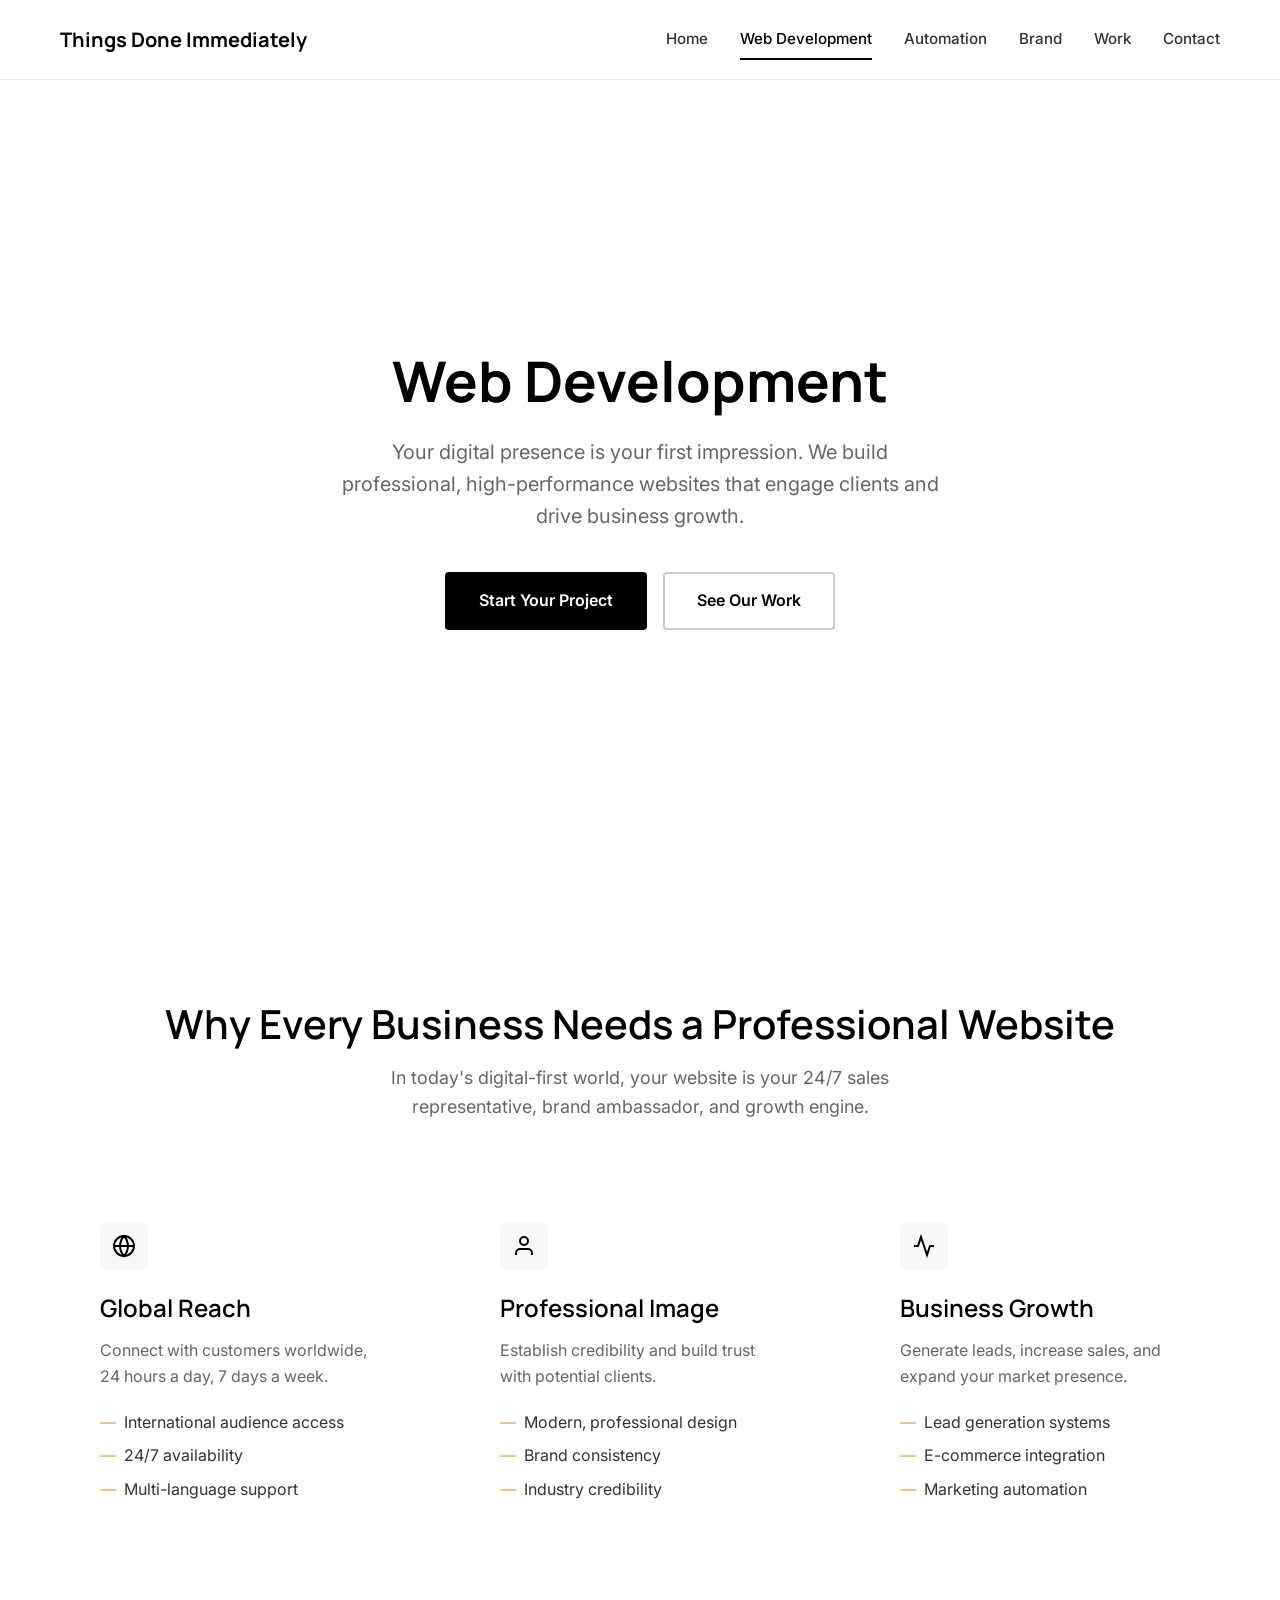
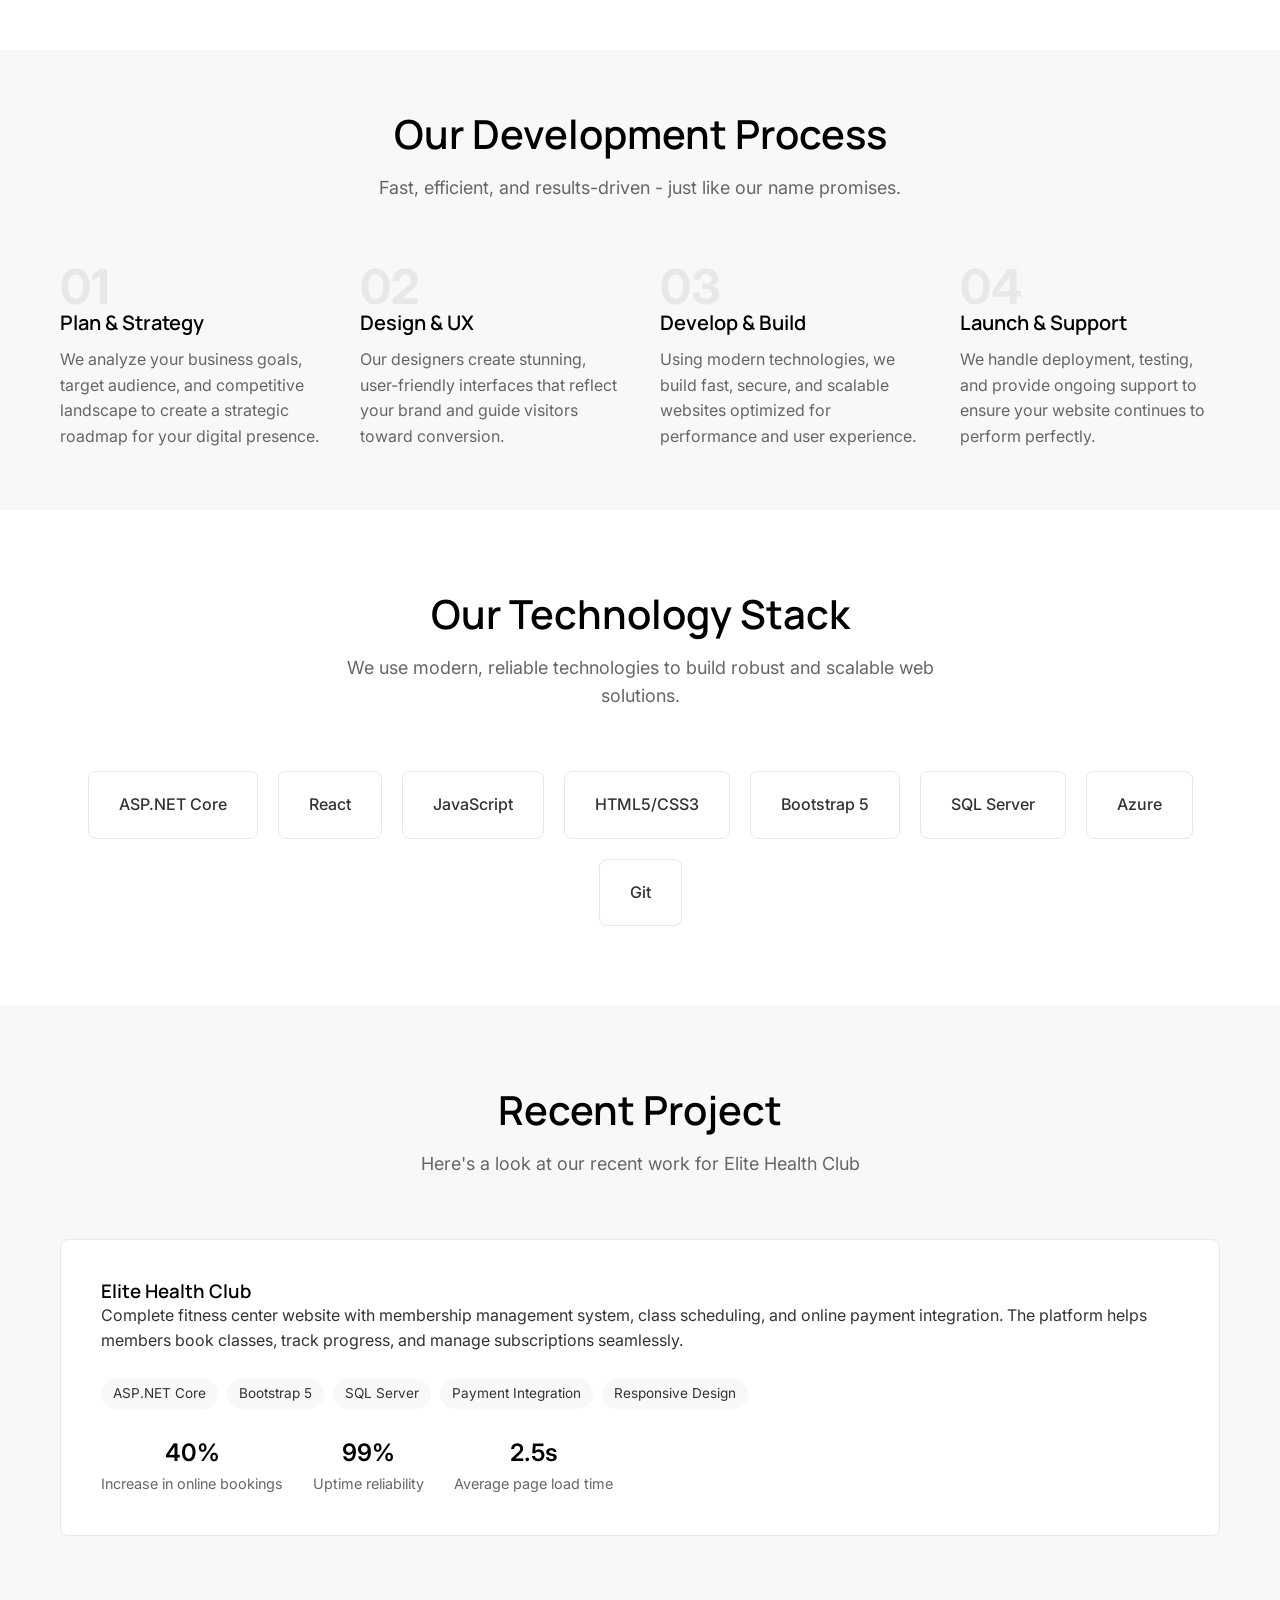
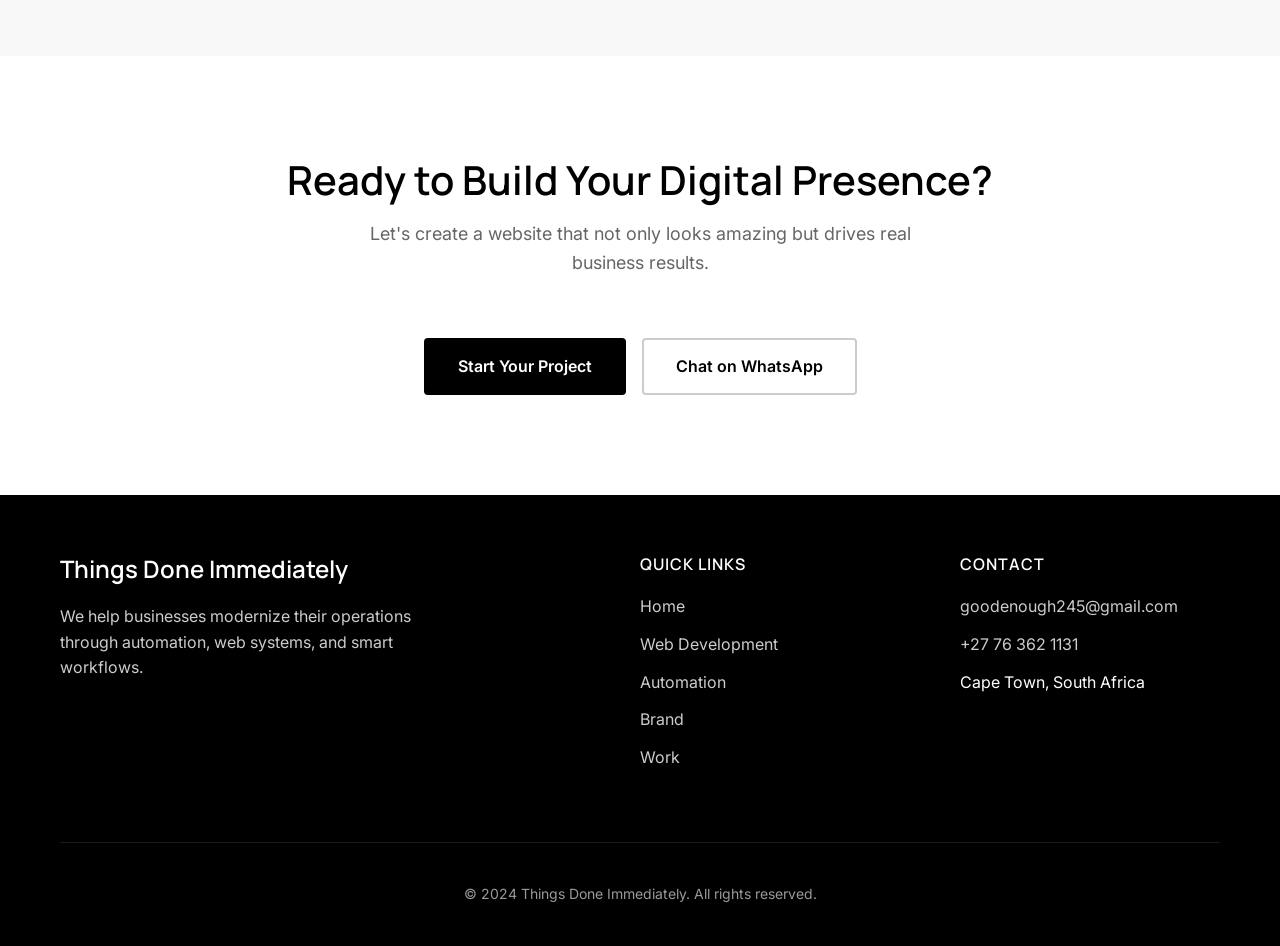
<file: web-development.html>
<!DOCTYPE html>
<html lang="en">
<head>
    <link rel="icon" href="/favicon.png" type="image/png">
    <meta charset="UTF-8">
    <meta name="viewport" content="width=device-width, initial-scale=1.0">
    <title>Web Development - Things Done Immediately</title>
    <link rel="preconnect" href="https://fonts.googleapis.com">
    <link rel="preconnect" href="https://fonts.gstatic.com" crossorigin>
    <link href="https://fonts.googleapis.com/css2?family=Manrope:wght@400;500;600;700&family=Inter:wght@300;400;500&display=swap" rel="stylesheet">
    <link rel="stylesheet" href="css/site.css">
    <style>
        /* Additional styles specific to this page */
        .feature-highlight {
            padding: 60px 0;
            background: var(--gray-100);
        }
        
        .feature-grid {
            display: grid;
            grid-template-columns: repeat(auto-fit, minmax(280px, 1fr));
            gap: 30px;
            margin-top: 40px;
        }
        
        .feature-item {
            background: var(--white);
            padding: 30px;
            border-radius: 8px;
            text-align: center;
            border: 1px solid var(--gray-200);
            transition: transform 0.3s ease;
        }
        
        .feature-item:hover {
            transform: translateY(-5px);
        }
        
        .tech-stack {
            padding: 80px 0;
        }
        
        .tech-grid {
            display: flex;
            flex-wrap: wrap;
            gap: 20px;
            justify-content: center;
            margin-top: 40px;
        }
        
        .tech-item {
            background: var(--white);
            border: 1px solid var(--gray-200);
            padding: 20px 30px;
            border-radius: 8px;
            font-weight: 500;
        }
        
        .portfolio-showcase {
            padding: 80px 0;
            background: var(--gray-100);
        }
        
        .portfolio-item {
            background: var(--white);
            border-radius: 8px;
            overflow: hidden;
            margin-bottom: 40px;
            border: 1px solid var(--gray-200);
        }
        
        .portfolio-content {
            padding: 40px;
        }
        
        .portfolio-stats {
            display: flex;
            gap: 30px;
            margin-top: 20px;
            flex-wrap: wrap;
        }
        
        .stat {
            display: flex;
            flex-direction: column;
        }
        
        .stat-value {
            font-size: 1.5rem;
            font-weight: 600;
            color: var(--black);
        }
        
        .stat-label {
            font-size: 0.9rem;
            color: var(--gray-500);
        }
        
        .tech-badge {
            display: inline-block;
            background: var(--gray-100);
            padding: 4px 12px;
            border-radius: 20px;
            font-size: 0.85rem;
            margin: 5px 5px 5px 0;
        }
    </style>
</head>
<body>
    <!-- Fixed Navigation -->
    <nav class="nav-main">
        <div class="nav-container">
            <a href="index.html" class="nav-brand">Things Done Immediately</a>
            
            <button class="mobile-toggle" aria-label="Toggle navigation">
                <span></span>
                <span></span>
                <span></span>
            </button>
            
            <div class="nav-menu">
                <a href="index.html" class="nav-link">Home</a>
                <a href="web-development.html" class="nav-link active">Web Development</a>
                <a href="automation.html" class="nav-link">Automation</a>
                <a href="brand.html" class="nav-link">Brand</a>
                <a href="work.html" class="nav-link">Work</a>
                <a href="contact.html" class="nav-link">Contact</a>
            </div>
        </div>
    </nav>

    <!-- Hero Section -->
    <section class="hero">
        <div class="container">
            <div class="hero-content">
                <h1 class="hero-title">Web Development</h1>
                <p class="hero-subtitle">
                    Your digital presence is your first impression. We build professional, high-performance websites 
                    that engage clients and drive business growth.
                </p>
                <div class="btn-group">
                    <a href="contact.html" class="btn btn-primary">Start Your Project</a>
                    <a href="work.html" class="btn btn-secondary">See Our Work</a>
                </div>
            </div>
        </div>
    </section>

    <!-- Services Overview -->
    <section>
        <div class="container">
            <div class="section-header">
                <h2>Why Every Business Needs a Professional Website</h2>
                <p>In today's digital-first world, your website is your 24/7 sales representative, brand ambassador, and growth engine.</p>
            </div>
            
            <div class="services-grid">
                <div class="service-card">
                    <div class="service-icon">
                        <svg viewBox="0 0 24 24" fill="none" stroke="currentColor" stroke-width="2">
                            <circle cx="12" cy="12" r="10"></circle>
                            <path d="M2 12h20M12 2a15.3 15.3 0 014 10 15.3 15.3 0 01-4 10 15.3 15.3 0 01-4-10 15.3 15.3 0 014-10z"></path>
                        </svg>
                    </div>
                    <h3>Global Reach</h3>
                    <p>Connect with customers worldwide, 24 hours a day, 7 days a week.</p>
                    <ul class="service-features">
                        <li>International audience access</li>
                        <li>24/7 availability</li>
                        <li>Multi-language support</li>
                    </ul>
                </div>
                
                <div class="service-card">
                    <div class="service-icon">
                        <svg viewBox="0 0 24 24" fill="none" stroke="currentColor" stroke-width="2">
                            <path d="M20 21v-2a4 4 0 00-4-4H8a4 4 0 00-4 4v2"></path>
                            <circle cx="12" cy="7" r="4"></circle>
                        </svg>
                    </div>
                    <h3>Professional Image</h3>
                    <p>Establish credibility and build trust with potential clients.</p>
                    <ul class="service-features">
                        <li>Modern, professional design</li>
                        <li>Brand consistency</li>
                        <li>Industry credibility</li>
                    </ul>
                </div>
                
                <div class="service-card">
                    <div class="service-icon">
                        <svg viewBox="0 0 24 24" fill="none" stroke="currentColor" stroke-width="2">
                            <path d="M22 12h-4l-3 9L9 3l-3 9H2"></path>
                        </svg>
                    </div>
                    <h3>Business Growth</h3>
                    <p>Generate leads, increase sales, and expand your market presence.</p>
                    <ul class="service-features">
                        <li>Lead generation systems</li>
                        <li>E-commerce integration</li>
                        <li>Marketing automation</li>
                    </ul>
                </div>
            </div>
        </div>
    </section>

    <!-- Development Process -->
    <section class="feature-highlight">
        <div class="container">
            <div class="section-header">
                <h2>Our Development Process</h2>
                <p>Fast, efficient, and results-driven - just like our name promises.</p>
            </div>
            
            <div class="process-steps">
                <div class="step">
                    <div class="step-number">01</div>
                    <h4>Plan & Strategy</h4>
                    <p>We analyze your business goals, target audience, and competitive landscape to create a strategic roadmap for your digital presence.</p>
                </div>
                
                <div class="step">
                    <div class="step-number">02</div>
                    <h4>Design & UX</h4>
                    <p>Our designers create stunning, user-friendly interfaces that reflect your brand and guide visitors toward conversion.</p>
                </div>
                
                <div class="step">
                    <div class="step-number">03</div>
                    <h4>Develop & Build</h4>
                    <p>Using modern technologies, we build fast, secure, and scalable websites optimized for performance and user experience.</p>
                </div>
                
                <div class="step">
                    <div class="step-number">04</div>
                    <h4>Launch & Support</h4>
                    <p>We handle deployment, testing, and provide ongoing support to ensure your website continues to perform perfectly.</p>
                </div>
            </div>
        </div>
    </section>

    <!-- Technology Stack -->
    <section class="tech-stack">
        <div class="container">
            <div class="section-header">
                <h2>Our Technology Stack</h2>
                <p>We use modern, reliable technologies to build robust and scalable web solutions.</p>
            </div>
            
            <div class="tech-grid">
                <div class="tech-item">ASP.NET Core</div>
                <div class="tech-item">React</div>
                <div class="tech-item">JavaScript</div>
                <div class="tech-item">HTML5/CSS3</div>
                <div class="tech-item">Bootstrap 5</div>
                <div class="tech-item">SQL Server</div>
                <div class="tech-item">Azure</div>
                <div class="tech-item">Git</div>
            </div>
        </div>
    </section>

    <!-- Portfolio Showcase -->
    <section class="portfolio-showcase">
        <div class="container">
            <div class="section-header">
                <h2>Recent Project</h2>
                <p>Here's a look at our recent work for Elite Health Club</p>
            </div>
            
            <div class="portfolio-item">
                <div class="portfolio-content">
                    <h3>Elite Health Club</h3>
                    <p>Complete fitness center website with membership management system, class scheduling, and online payment integration. The platform helps members book classes, track progress, and manage subscriptions seamlessly.</p>
                    
                    <div style="margin: 20px 0;">
                        <span class="tech-badge">ASP.NET Core</span>
                        <span class="tech-badge">Bootstrap 5</span>
                        <span class="tech-badge">SQL Server</span>
                        <span class="tech-badge">Payment Integration</span>
                        <span class="tech-badge">Responsive Design</span>
                    </div>
                    
                    <div class="portfolio-stats">
                        <div class="stat">
                            <div class="stat-value">40%</div>
                            <div class="stat-label">Increase in online bookings</div>
                        </div>
                        <div class="stat">
                            <div class="stat-value">99%</div>
                            <div class="stat-label">Uptime reliability</div>
                        </div>
                        <div class="stat">
                            <div class="stat-value">2.5s</div>
                            <div class="stat-label">Average page load time</div>
                        </div>
                    </div>
                </div>
            </div>
        </div>
    </section>

    <!-- Final CTA -->
    <section>
        <div class="container">
            <div class="section-header">
                <h2>Ready to Build Your Digital Presence?</h2>
                <p>Let's create a website that not only looks amazing but drives real business results.</p>
            </div>
            
            <div class="btn-group">
                <a href="contact.html" class="btn btn-primary">Start Your Project</a>
                <a href="https://wa.me/27763621131" class="btn btn-secondary" target="_blank">Chat on WhatsApp</a>
            </div>
        </div>
    </section>

    <!-- Footer -->
    <footer class="footer">
        <div class="container">
            <div class="footer-content">
                <div class="footer-brand">
                    <h3>Things Done Immediately</h3>
                    <p>We help businesses modernize their operations through automation, web systems, and smart workflows.</p>
                </div>
                
                <div class="footer-links">
                    <h4>Quick Links</h4>
                    <ul>
                        <li><a href="index.html">Home</a></li>
                        <li><a href="web-development.html">Web Development</a></li>
                        <li><a href="automation.html">Automation</a></li>
                        <li><a href="brand.html">Brand</a></li>
                        <li><a href="work.html">Work</a></li>
                    </ul>
                </div>
                
                <div class="footer-links">
                    <h4>Contact</h4>
                    <ul>
                        <li><a href="mailto:goodenough245@gmail.com">goodenough245@gmail.com</a></li>
                        <li><a href="https://wa.me/27763621131" target="_blank">+27 76 362 1131</a></li>
                        <li>Cape Town, South Africa</li>
                    </ul>
                </div>
            </div>
            
            <div class="footer-bottom">
                <p>&copy; 2024 Things Done Immediately. All rights reserved.</p>
            </div>
        </div>
    </footer>

    <script>
        // Mobile navigation toggle
        document.addEventListener('DOMContentLoaded', function() {
            const mobileToggle = document.querySelector('.mobile-toggle');
            const navMenu = document.querySelector('.nav-menu');
            
            if (mobileToggle && navMenu) {
                mobileToggle.addEventListener('click', function() {
                    navMenu.classList.toggle('active');
                });
            }
            
            // Close mobile menu when clicking outside
            document.addEventListener('click', function(event) {
                if (!event.target.closest('.nav-container') && navMenu.classList.contains('active')) {
                    navMenu.classList.remove('active');
                }
            });
        });
    </script>
</body>
</html>
</file>
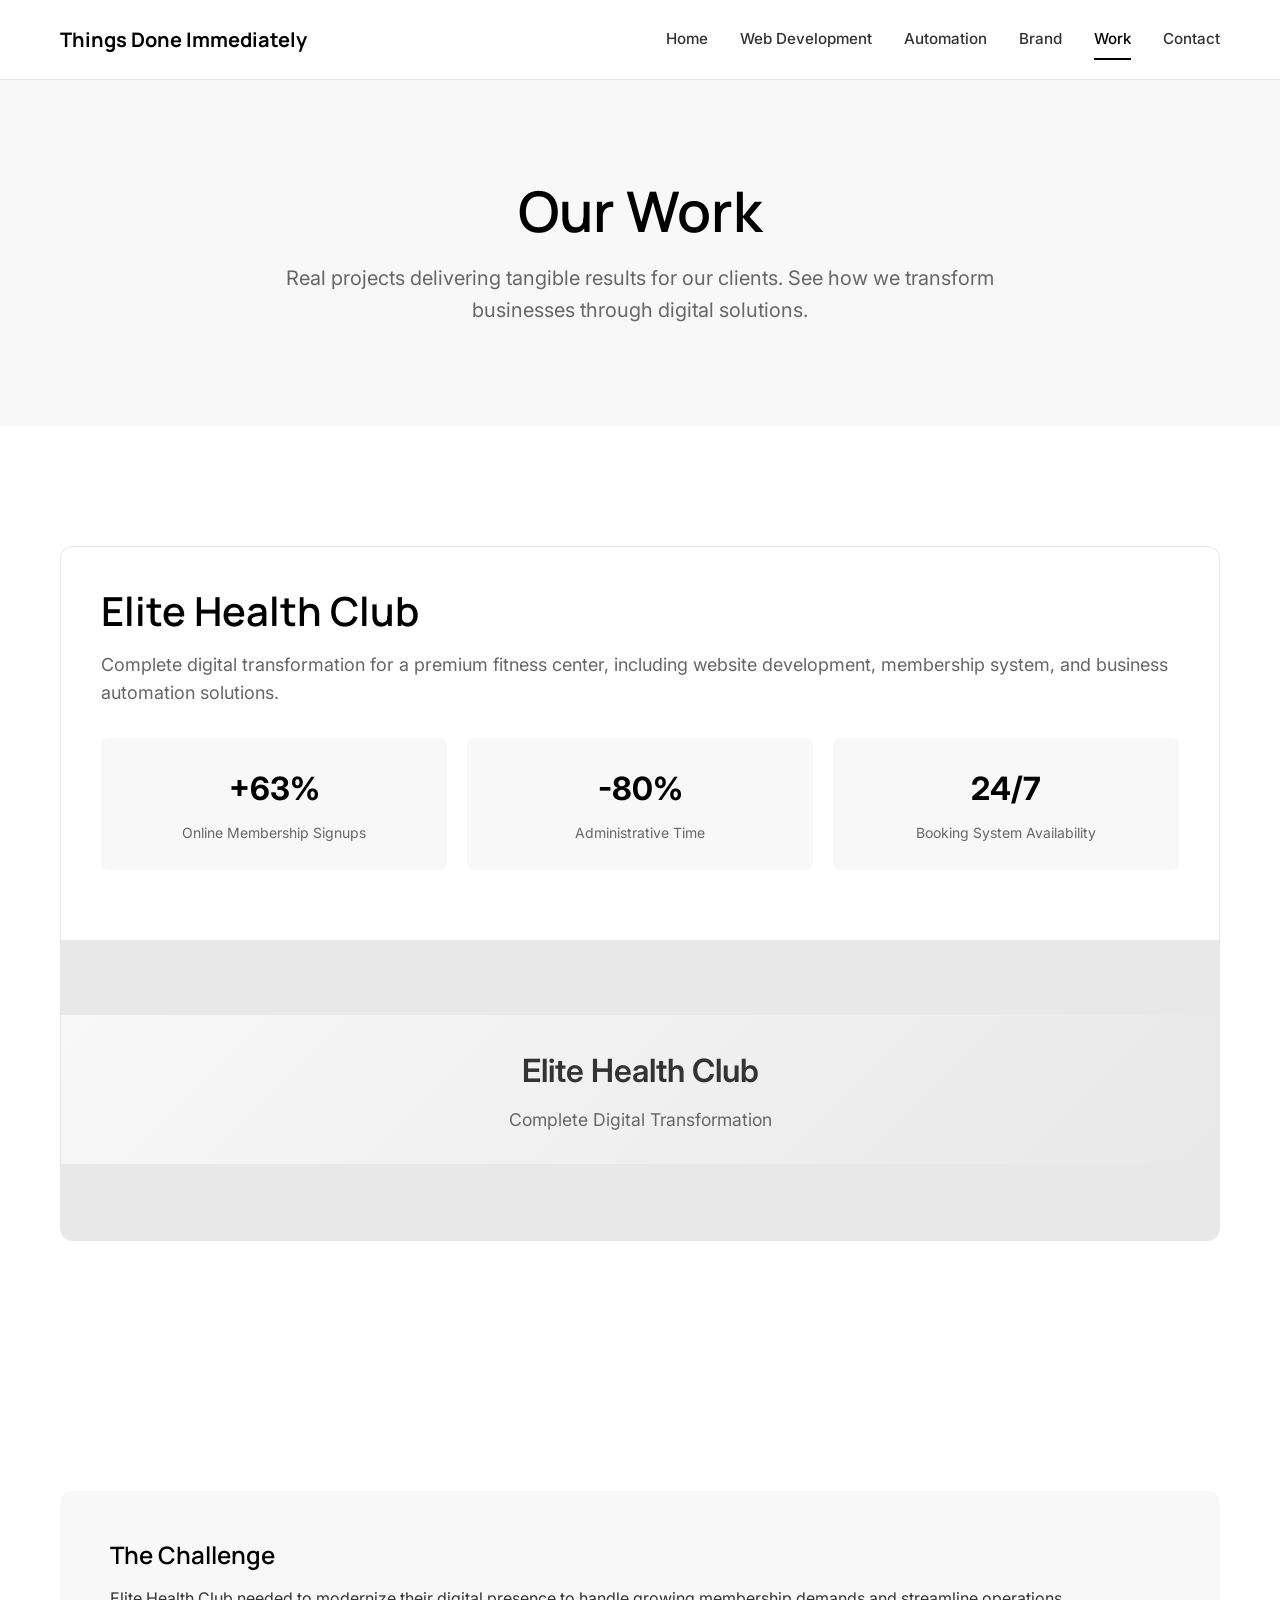
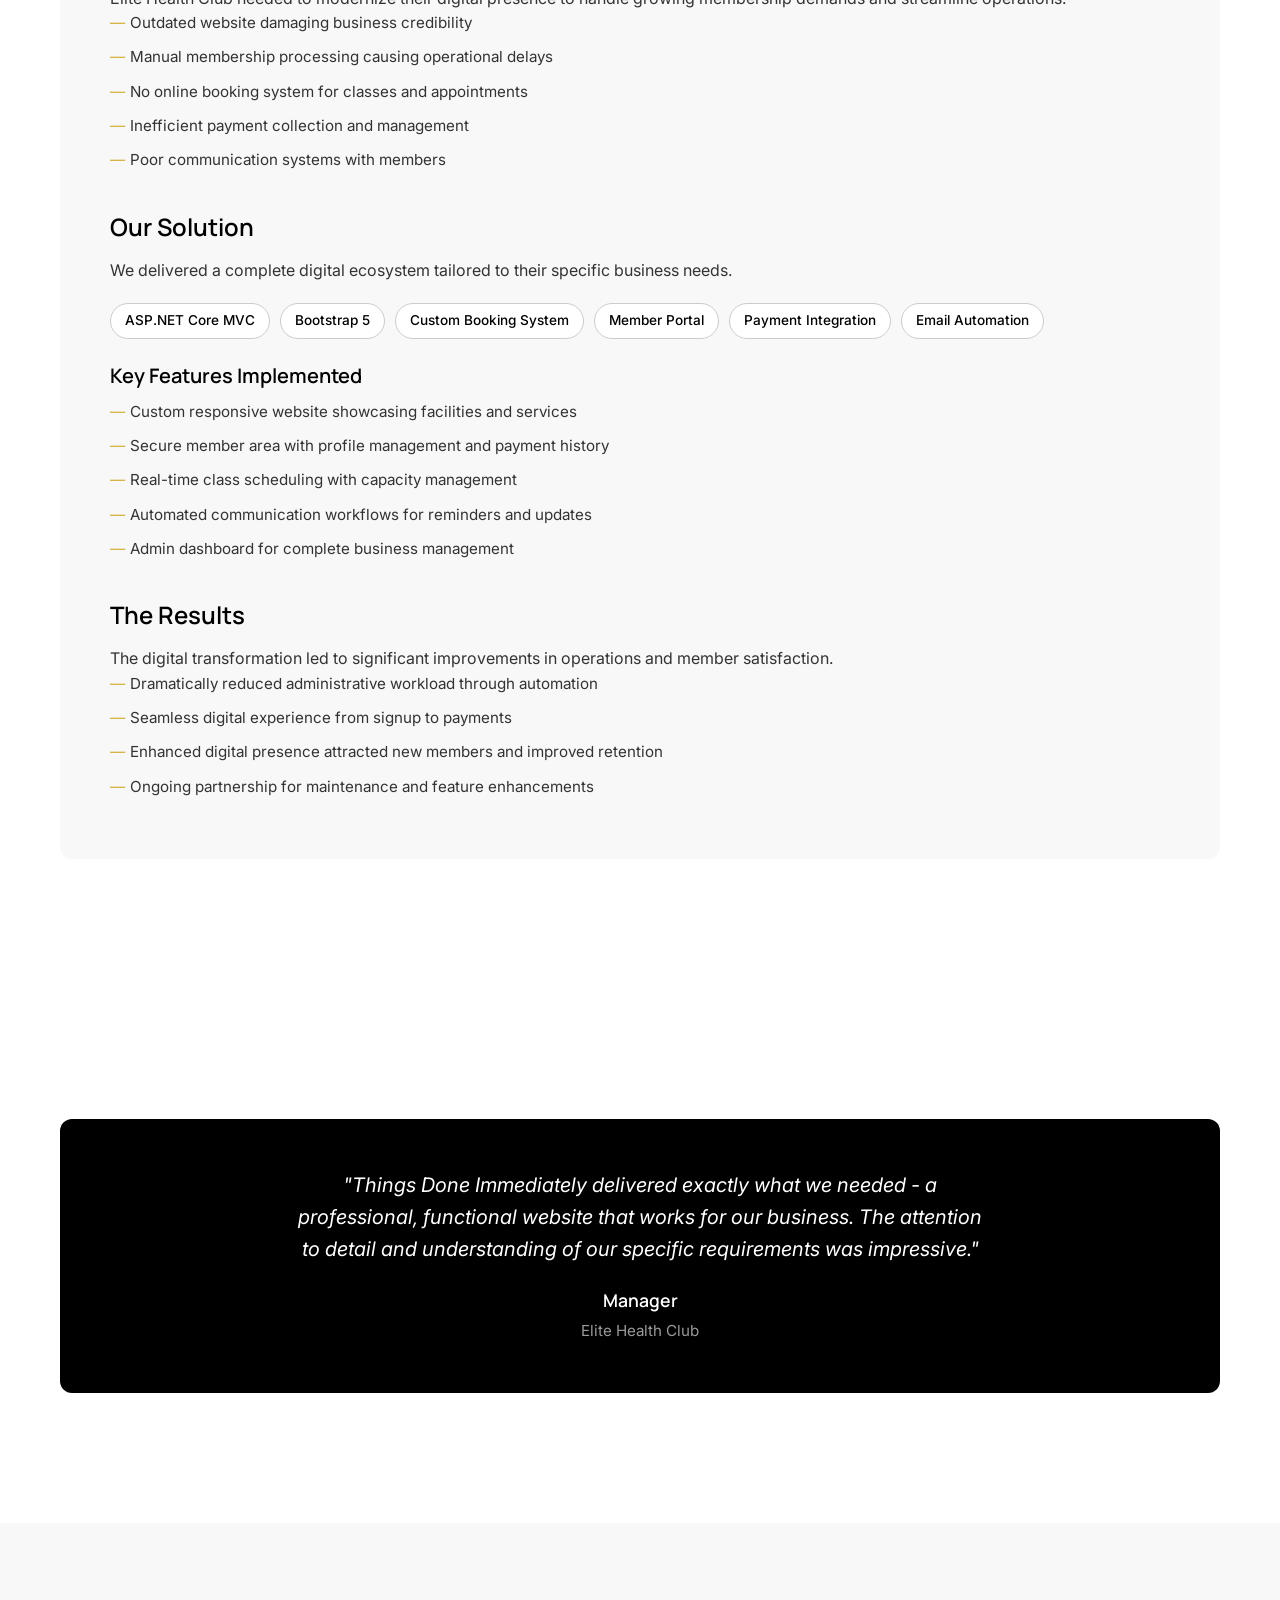
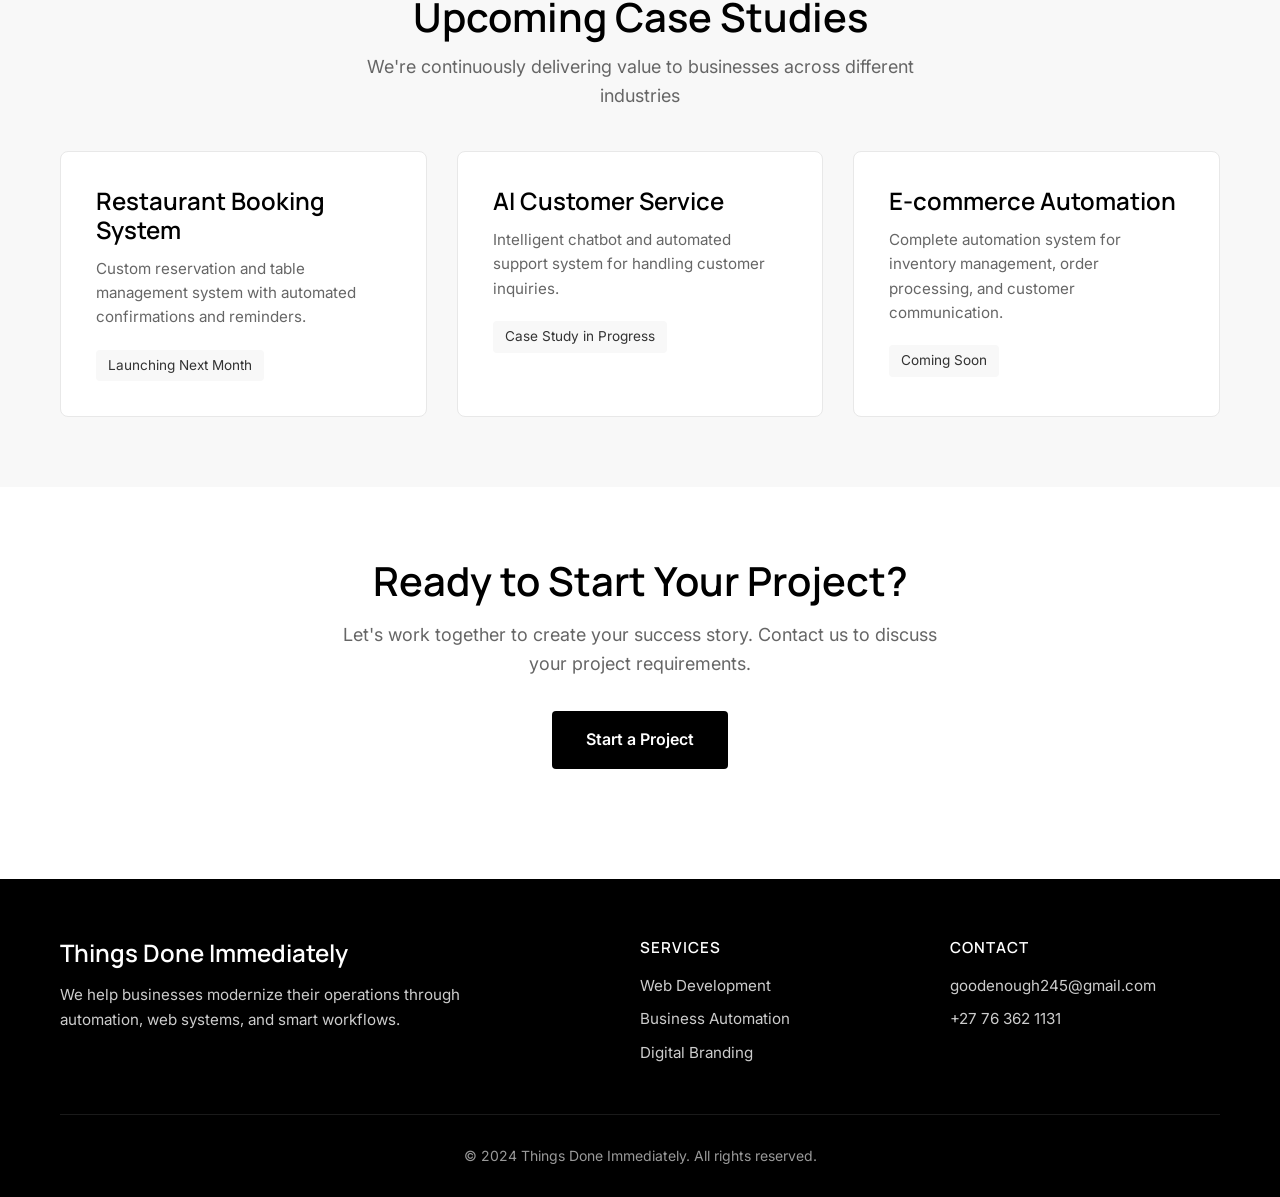
<file: work.html>
<!DOCTYPE html>
<html lang="en">
<head>
    <link rel="icon" href="/favicon.png" type="image/png">
    <meta charset="UTF-8">
    <meta name="viewport" content="width=device-width, initial-scale=1.0">
    <title>Our Work | Things Done Immediately</title>
    
    <!-- Fonts -->
    <link rel="preconnect" href="https://fonts.googleapis.com">
    <link rel="preconnect" href="https://fonts.gstatic.com" crossorigin>
    <link href="https://fonts.googleapis.com/css2?family=Inter:wght@300;400;500;600;700&family=Manrope:wght@400;500;600;700&display=swap" rel="stylesheet">
    
    <style>
        /* ===== SAME CSS AS INDEX.HTML ===== */
        /* Reset & Base */
        * {
            margin: 0;
            padding: 0;
            box-sizing: border-box;
        }

        :root {
            /* Color System */
            --black: #000000;
            --white: #ffffff;
            --gray-100: #f8f8f8;
            --gray-200: #e8e8e8;
            --gray-300: #cccccc;
            --gray-400: #999999;
            --gray-500: #666666;
            --gray-600: #333333;
            --gray-700: #1a1a1a;
            --accent: #d4af37;
        }

        body {
            font-family: 'Inter', -apple-system, BlinkMacSystemFont, sans-serif;
            color: var(--gray-600);
            line-height: 1.6;
            background: var(--white);
            overflow-x: hidden;
            padding-top: 80px; /* Space for fixed nav */
        }

        h1, h2, h3, h4, h5, h6 {
            font-family: 'Manrope', sans-serif;
            font-weight: 600;
            color: var(--black);
            line-height: 1.2;
        }

        /* Container System */
        .container {
            max-width: 1200px;
            margin: 0 auto;
            padding: 0 20px;
            width: 100%;
        }

        /* Navigation - Clean & Fixed */
        .nav-main {
            position: fixed;
            top: 0;
            left: 0;
            width: 100%;
            background: var(--white);
            border-bottom: 1px solid var(--gray-200);
            z-index: 1000;
            height: 80px;
            display: flex;
            align-items: center;
        }

        .nav-container {
            max-width: 1200px;
            margin: 0 auto;
            padding: 0 20px;
            width: 100%;
            display: flex;
            justify-content: space-between;
            align-items: center;
        }

        .nav-brand {
            font-family: 'Manrope', sans-serif;
            font-weight: 700;
            font-size: 1.25rem;
            color: var(--black);
            text-decoration: none;
        }

        .nav-menu {
            display: flex;
            gap: 2rem;
            align-items: center;
        }

        .nav-link {
            color: var(--gray-600);
            text-decoration: none;
            font-weight: 500;
            font-size: 0.95rem;
            transition: color 0.3s ease;
            padding: 0.5rem 0;
            position: relative;
        }

        .nav-link:hover,
        .nav-link.active {
            color: var(--black);
        }

        .nav-link.active:after {
            content: '';
            position: absolute;
            bottom: 0;
            left: 0;
            width: 100%;
            height: 2px;
            background: var(--black);
        }

        .mobile-toggle {
            display: none;
            flex-direction: column;
            gap: 4px;
            background: none;
            border: none;
            cursor: pointer;
            padding: 0.5rem;
        }

        .mobile-toggle span {
            width: 24px;
            height: 2px;
            background: var(--black);
            transition: 0.3s;
        }

        /* Sections - TIGHT SPACING */
        section {
            padding: 80px 0;
            width: 100%;
        }

        .section-header {
            text-align: center;
            margin-bottom: 40px;
        }

        .section-header h2 {
            font-size: 2.5rem;
            margin-bottom: 12px;
        }

        .section-header p {
            font-size: 1.125rem;
            color: var(--gray-500);
            max-width: 600px;
            margin: 0 auto;
        }

        /* Hero Section */
        .work-hero {
            background: var(--gray-100);
            padding: 100px 0 60px;
        }

        .work-hero h1 {
            font-size: 3.5rem;
            margin-bottom: 20px;
            line-height: 1.1;
        }

        .work-hero p {
            font-size: 1.25rem;
            color: var(--gray-500);
            max-width: 800px;
            margin: 0 auto 32px;
        }

        /* Buttons */
        .btn {
            display: inline-block;
            padding: 14px 32px;
            font-size: 1rem;
            font-weight: 600;
            text-decoration: none;
            border-radius: 4px;
            transition: all 0.3s ease;
            border: 2px solid transparent;
            cursor: pointer;
            text-align: center;
        }

        .btn-primary {
            background: var(--black);
            color: var(--white);
        }

        .btn-primary:hover {
            background: var(--gray-700);
            transform: translateY(-2px);
            box-shadow: 0 10px 20px rgba(0,0,0,0.1);
        }

        /* Featured Case Study */
        .featured-case-study {
            background: var(--white);
            border-radius: 12px;
            overflow: hidden;
            border: 1px solid var(--gray-200);
            margin: 40px 0;
        }

        .case-study-content {
            padding: 40px;
        }

        .case-study-content h2 {
            font-size: 2.5rem;
            margin-bottom: 16px;
        }

        .case-study-description {
            font-size: 1.125rem;
            color: var(--gray-500);
            margin-bottom: 30px;
            line-height: 1.6;
        }

        /* Case Study Stats */
        .case-study-stats {
            display: grid;
            grid-template-columns: repeat(3, 1fr);
            gap: 20px;
            margin: 30px 0;
        }

        .stat {
            text-align: center;
            padding: 25px;
            background: var(--gray-100);
            border-radius: 8px;
        }

        .stat-number {
            font-size: 2rem;
            font-weight: 700;
            color: var(--black);
            margin-bottom: 8px;
        }

        .stat-label {
            font-size: 0.875rem;
            color: var(--gray-500);
        }

        /* Case Study Image - SMALLER */
        .case-study-image {
            position: relative;
            min-height: 300px;
            max-height: 400px;
            background: var(--gray-200);
            display: flex;
            align-items: center;
            justify-content: center;
        }

        /* Case Study Details */
        .case-study-details {
            background: var(--gray-100);
            border-radius: 12px;
            padding: 50px;
            margin: 50px 0;
        }

        .detail-section {
            margin-bottom: 40px;
        }

        .detail-section:last-child {
            margin-bottom: 0;
        }

        .detail-section h3 {
            font-size: 1.5rem;
            margin-bottom: 16px;
            display: flex;
            align-items: center;
            gap: 12px;
        }

        .detail-section ul {
            list-style: none;
            padding: 0;
        }

        .detail-section li {
            color: var(--gray-600);
            margin-bottom: 10px;
            padding-left: 20px;
            position: relative;
            font-size: 0.95rem;
        }

        .detail-section li:before {
            content: "—";
            position: absolute;
            left: 0;
            color: var(--accent);
        }

        /* Tech Stack */
        .tech-stack {
            display: flex;
            flex-wrap: wrap;
            gap: 10px;
            margin: 20px 0;
        }

        .tech-badge {
            background: var(--white);
            color: var(--black);
            padding: 6px 14px;
            border-radius: 20px;
            border: 1px solid var(--gray-300);
            font-size: 0.85rem;
            font-weight: 500;
        }

        /* Client Testimonial */
        .client-testimonial {
            background: var(--black);
            color: var(--white);
            border-radius: 12px;
            padding: 50px;
            margin: 50px 0;
            text-align: center;
        }

        .testimonial-text {
            font-size: 1.25rem;
            font-style: italic;
            margin-bottom: 25px;
            line-height: 1.6;
            max-width: 700px;
            margin-left: auto;
            margin-right: auto;
        }

        .client-info h4 {
            color: var(--white);
            margin-bottom: 8px;
            font-size: 1.1rem;
        }

        .client-info p {
            color: rgba(255,255,255,0.6);
            font-size: 0.95rem;
        }

        /* Future Projects */
        .future-projects {
            background: var(--gray-100);
            padding: 70px 0;
        }

        .projects-grid {
            display: grid;
            grid-template-columns: repeat(auto-fit, minmax(280px, 1fr));
            gap: 30px;
            margin-top: 40px;
        }

        .project-card {
            background: var(--white);
            padding: 35px;
            border-radius: 8px;
            border: 1px solid var(--gray-200);
            transition: all 0.3s ease;
        }

        .project-card:hover {
            transform: translateY(-5px);
            box-shadow: 0 10px 30px rgba(0,0,0,0.08);
            border-color: var(--black);
        }

        .project-card h3 {
            font-size: 1.5rem;
            margin-bottom: 12px;
        }

        .project-card p {
            color: var(--gray-500);
            margin-bottom: 20px;
            font-size: 0.95rem;
        }

        .project-status {
            display: inline-block;
            padding: 5px 12px;
            background: var(--gray-100);
            border-radius: 4px;
            font-size: 0.85rem;
            color: var(--gray-600);
        }

        /* CTA Section */
        .work-cta {
            background: var(--white);
            text-align: center;
            padding: 70px 0;
        }

        .work-cta h2 {
            margin-bottom: 16px;
        }

        .work-cta p {
            color: var(--gray-500);
            max-width: 600px;
            margin: 0 auto 32px;
            font-size: 1.125rem;
        }

        /* Footer */
        .footer {
            background: var(--black);
            color: var(--white);
            padding: 60px 0 30px;
        }

        .footer-content {
            display: grid;
            grid-template-columns: 2fr 1fr 1fr;
            gap: 40px;
            margin-bottom: 40px;
        }

        .footer-brand h3 {
            font-size: 1.5rem;
            color: var(--white);
            margin-bottom: 16px;
        }

        .footer-brand p {
            color: var(--gray-300);
            max-width: 400px;
            font-size: 0.95rem;
        }

        .footer-links h4 {
            font-size: 0.95rem;
            color: var(--white);
            margin-bottom: 16px;
            text-transform: uppercase;
            letter-spacing: 1px;
        }

        .footer-links ul {
            list-style: none;
            padding: 0;
        }

        .footer-links li {
            margin-bottom: 8px;
        }

        .footer-links a {
            color: var(--gray-300);
            text-decoration: none;
            transition: color 0.3s ease;
            font-size: 0.95rem;
        }

        .footer-links a:hover {
            color: var(--white);
        }

        .footer-bottom {
            padding-top: 30px;
            border-top: 1px solid var(--gray-700);
            text-align: center;
            color: var(--gray-400);
            font-size: 0.875rem;
        }

        /* Responsive Design */
        @media (max-width: 1024px) {
            .work-hero h1 {
                font-size: 3rem;
            }
            
            .case-study-stats {
                grid-template-columns: repeat(2, 1fr);
            }
            
            .footer-content {
                grid-template-columns: 1fr 1fr;
            }
        }

        @media (max-width: 768px) {
            body {
                padding-top: 70px;
            }
            
            .nav-main {
                height: 70px;
            }
            
            .mobile-toggle {
                display: flex;
            }
            
            .nav-menu {
                position: fixed;
                top: 70px;
                left: 0;
                width: 100%;
                background: var(--white);
                flex-direction: column;
                padding: 1.5rem;
                gap: 1rem;
                border-top: 1px solid var(--gray-200);
                box-shadow: 0 5px 20px rgba(0,0,0,0.08);
                display: none;
                z-index: 999;
            }
            
            .nav-menu.active {
                display: flex;
            }
            
            section {
                padding: 60px 0;
            }
            
            .work-hero {
                padding: 80px 0 50px;
            }
            
            .work-hero h1 {
                font-size: 2.5rem;
            }
            
            .work-hero p {
                font-size: 1.125rem;
                margin-bottom: 24px;
            }
            
            .case-study-content,
            .case-study-details,
            .client-testimonial {
                padding: 30px;
            }
            
            .case-study-stats {
                grid-template-columns: 1fr;
                gap: 16px;
            }
            
            .projects-grid {
                grid-template-columns: 1fr;
                gap: 25px;
            }
            
            .case-study-image {
                min-height: 250px;
                max-height: 300px;
            }
            
            .footer-content {
                grid-template-columns: 1fr;
                gap: 30px;
            }
            
            .detail-section {
                margin-bottom: 30px;
            }
        }

        @media (max-width: 480px) {
            .work-hero h1 {
                font-size: 2rem;
            }
            
            .section-header h2 {
                font-size: 2rem;
                margin-bottom: 8px;
            }
            
            .case-study-content,
            .case-study-details,
            .client-testimonial {
                padding: 25px;
            }
            
            .project-card {
                padding: 25px;
            }
            
            .case-study-image {
                min-height: 200px;
                max-height: 250px;
            }
            
            .case-study-content h2 {
                font-size: 2rem;
            }
            
            .work-cta p {
                font-size: 1rem;
            }
        }
    </style>
</head>
<body>
    <!-- Fixed Navigation -->
    <nav class="nav-main">
        <div class="nav-container">
            <a href="index.html" class="nav-brand">Things Done Immediately</a>
            
            <button class="mobile-toggle" id="mobileToggle">
                <span></span>
                <span></span>
                <span></span>
            </button>
            
            <div class="nav-menu" id="navMenu">
                <a href="index.html" class="nav-link">Home</a>
                <a href="web-development.html" class="nav-link">Web Development</a>
                <a href="automation.html" class="nav-link">Automation</a>
                <a href="brand.html" class="nav-link">Brand</a>
                <a href="work.html" class="nav-link active">Work</a>
                <a href="contact.html" class="nav-link">Contact</a>
            </div>
        </div>
    </nav>

    <!-- Work Hero -->
    <section class="work-hero">
        <div class="container">
            <div class="section-header">
                <h1>Our Work</h1>
                <p>Real projects delivering tangible results for our clients. See how we transform businesses through digital solutions.</p>
            </div>
        </div>
    </section>

    <!-- Featured Case Study -->
    <section>
        <div class="container">
            <div class="featured-case-study">
                <div class="case-study-content">
                    <h2>Elite Health Club</h2>
                    <p class="case-study-description">
                        Complete digital transformation for a premium fitness center, including website development, 
                        membership system, and business automation solutions.
                    </p>
                    
                    <div class="case-study-stats">
                        <div class="stat">
                            <div class="stat-number">+63%</div>
                            <div class="stat-label">Online Membership Signups</div>
                        </div>
                        <div class="stat">
                            <div class="stat-number">-80%</div>
                            <div class="stat-label">Administrative Time</div>
                        </div>
                        <div class="stat">
                            <div class="stat-number">24/7</div>
                            <div class="stat-label">Booking System Availability</div>
                        </div>
                    </div>
                </div>
                
                <div class="case-study-image">
                    <div style="width: 100%; height: 100%; background: linear-gradient(135deg, var(--gray-100) 0%, var(--gray-200) 100%); display: flex; flex-direction: column; align-items: center; justify-content: center; padding: 30px; text-align: center;">
                        <div style="font-size: 2rem; margin-bottom: 10px; color: var(--gray-600); font-weight: 600;">Elite Health Club</div>
                        <div style="color: var(--gray-500); font-size: 1.1rem;">
                            Complete Digital Transformation
                        </div>
                    </div>
                </div>
            </div>
        </div>
    </section>

    <!-- Case Study Details -->
    <section>
        <div class="container">
            <div class="case-study-details">
                <!-- The Challenge -->
                <div class="detail-section">
                    <h3>The Challenge</h3>
                    <p>Elite Health Club needed to modernize their digital presence to handle growing membership demands and streamline operations.</p>
                    <ul>
                        <li>Outdated website damaging business credibility</li>
                        <li>Manual membership processing causing operational delays</li>
                        <li>No online booking system for classes and appointments</li>
                        <li>Inefficient payment collection and management</li>
                        <li>Poor communication systems with members</li>
                    </ul>
                </div>
                
                <!-- The Solution -->
                <div class="detail-section">
                    <h3>Our Solution</h3>
                    <p>We delivered a complete digital ecosystem tailored to their specific business needs.</p>
                    
                    <div class="tech-stack">
                        <span class="tech-badge">ASP.NET Core MVC</span>
                        <span class="tech-badge">Bootstrap 5</span>
                        <span class="tech-badge">Custom Booking System</span>
                        <span class="tech-badge">Member Portal</span>
                        <span class="tech-badge">Payment Integration</span>
                        <span class="tech-badge">Email Automation</span>
                    </div>
                    
                    <div style="margin-top: 25px;">
                        <h4 style="font-size: 1.25rem; margin-bottom: 12px;">Key Features Implemented</h4>
                        <ul>
                            <li>Custom responsive website showcasing facilities and services</li>
                            <li>Secure member area with profile management and payment history</li>
                            <li>Real-time class scheduling with capacity management</li>
                            <li>Automated communication workflows for reminders and updates</li>
                            <li>Admin dashboard for complete business management</li>
                        </ul>
                    </div>
                </div>
                
                <!-- The Results -->
                <div class="detail-section">
                    <h3>The Results</h3>
                    <p>The digital transformation led to significant improvements in operations and member satisfaction.</p>
                    <ul>
                        <li>Dramatically reduced administrative workload through automation</li>
                        <li>Seamless digital experience from signup to payments</li>
                        <li>Enhanced digital presence attracted new members and improved retention</li>
                        <li>Ongoing partnership for maintenance and feature enhancements</li>
                    </ul>
                </div>
            </div>
        </div>
    </section>

    <!-- Client Testimonial -->
    <section>
        <div class="container">
            <div class="client-testimonial">
                <div class="testimonial-text">
                    "Things Done Immediately delivered exactly what we needed - a professional, 
                    functional website that works for our business. The attention to detail and 
                    understanding of our specific requirements was impressive."
                </div>
                <div class="client-info">
                    <h4>Manager</h4>
                    <p>Elite Health Club</p>
                </div>
            </div>
        </div>
    </section>

    <!-- Future Projects -->
    <section class="future-projects">
        <div class="container">
            <div class="section-header">
                <h2>Upcoming Case Studies</h2>
                <p>We're continuously delivering value to businesses across different industries</p>
            </div>
            
            <div class="projects-grid">
                <div class="project-card">
                    <h3>Restaurant Booking System</h3>
                    <p>Custom reservation and table management system with automated confirmations and reminders.</p>
                    <span class="project-status">Launching Next Month</span>
                </div>
                
                <div class="project-card">
                    <h3>AI Customer Service</h3>
                    <p>Intelligent chatbot and automated support system for handling customer inquiries.</p>
                    <span class="project-status">Case Study in Progress</span>
                </div>
                
                <div class="project-card">
                    <h3>E-commerce Automation</h3>
                    <p>Complete automation system for inventory management, order processing, and customer communication.</p>
                    <span class="project-status">Coming Soon</span>
                </div>
            </div>
        </div>
    </section>

    <!-- Work CTA -->
    <section class="work-cta">
        <div class="container">
            <div class="section-header">
                <h2>Ready to Start Your Project?</h2>
                <p>Let's work together to create your success story. Contact us to discuss your project requirements.</p>
                <a href="contact.html" class="btn btn-primary">Start a Project</a>
            </div>
        </div>
    </section>

    <!-- Footer - CORRECTED -->
    <footer class="footer">
        <div class="container">
            <div class="footer-content">
                <div class="footer-brand">
                    <h3>Things Done Immediately</h3>
                    <p>We help businesses modernize their operations through automation, web systems, and smart workflows.</p>
                </div>
                
                <div class="footer-links">
                    <h4>Services</h4>
                    <ul>
                        <li><a href="web-development.html">Web Development</a></li>
                        <li><a href="automation.html">Business Automation</a></li>
                        <li><a href="brand.html">Digital Branding</a></li>
                    </ul>
                </div>
                
                <div class="footer-links">
                    <h4>Contact</h4>
                    <ul>
                        <li><a href="mailto:goodenough245@gmail.com">goodenough245@gmail.com</a></li>
                        <li><a href="https://wa.me/27763621131">+27 76 362 1131</a></li>
                    </ul>
                </div>
            </div>
            
            <div class="footer-bottom">
                <p>&copy; 2024 Things Done Immediately. All rights reserved.</p>
            </div>
        </div>
    </footer>

    <!-- JavaScript -->
    <script>
        // Mobile menu toggle
        const mobileToggle = document.getElementById('mobileToggle');
        const navMenu = document.getElementById('navMenu');
        
        if (mobileToggle && navMenu) {
            mobileToggle.addEventListener('click', (e) => {
                e.stopPropagation();
                navMenu.classList.toggle('active');
            });
        }
        
        // Close menu when clicking outside
        document.addEventListener('click', (e) => {
            if (navMenu && !e.target.closest('.nav-container') && navMenu.classList.contains('active')) {
                navMenu.classList.remove('active');
            }
        });
        
        // Close menu when clicking a link
        document.querySelectorAll('.nav-link').forEach(link => {
            link.addEventListener('click', () => {
                if (navMenu) navMenu.classList.remove('active');
            });
        });
        
        // Smooth scroll for anchor links
        document.querySelectorAll('a[href^="#"]').forEach(anchor => {
            anchor.addEventListener('click', function (e) {
                const href = this.getAttribute('href');
                if (href === '#' || href === '#!') return;
                
                e.preventDefault();
                const targetElement = document.querySelector(href);
                if (targetElement) {
                    window.scrollTo({
                        top: targetElement.offsetTop - 80,
                        behavior: 'smooth'
                    });
                }
            });
        });
        
        // Initialize
        document.addEventListener('DOMContentLoaded', function() {
            console.log('Work page loaded - Things Done Immediately');
        });
    </script>
</body>
</html>
</file>
<file: css/site.css>
/* ===== COMPLETE FIXED CSS ===== */
/* Reset & Base */
* {
    margin: 0;
    padding: 0;
    box-sizing: border-box;
}

:root {
    /* Color System */
    --black: #000000;
    --white: #ffffff;
    --gray-100: #f8f8f8;
    --gray-200: #e8e8e8;
    --gray-300: #cccccc;
    --gray-400: #999999;
    --gray-500: #666666;
    --gray-600: #333333;
    --gray-700: #1a1a1a;
    --accent: #d4af37;
    --accent-blue: #0066cc;
}

body {
    font-family: 'Inter', -apple-system, BlinkMacSystemFont, sans-serif;
    color: var(--gray-600);
    line-height: 1.6;
    background: var(--white);
    overflow-x: hidden;
    padding-top: 80px; /* Space for fixed nav */
}

h1, h2, h3, h4, h5, h6 {
    font-family: 'Manrope', sans-serif;
    font-weight: 600;
    color: var(--black);
    line-height: 1.2;
}

/* Container System */
.container {
    max-width: 1200px;
    margin: 0 auto;
    padding: 0 20px;
    width: 100%;
}

/* Navigation - SIMPLE & FIXED */
.nav-main {
    position: fixed;
    top: 0;
    left: 0;
    width: 100%;
    background: var(--white);
    border-bottom: 1px solid var(--gray-200);
    z-index: 1000;
    padding: 0;
    height: 80px;
    display: flex;
    align-items: center;
}

.nav-container {
    max-width: 1200px;
    margin: 0 auto;
    padding: 0 20px;
    width: 100%;
    display: flex;
    justify-content: space-between;
    align-items: center;
}

.nav-brand {
    font-family: 'Manrope', sans-serif;
    font-weight: 700;
    font-size: 1.25rem;
    color: var(--black);
    text-decoration: none;
}

.nav-menu {
    display: flex;
    gap: 2rem;
    align-items: center;
}

.nav-link {
    color: var(--gray-600);
    text-decoration: none;
    font-weight: 500;
    font-size: 0.95rem;
    transition: color 0.3s ease;
    padding: 0.5rem 0;
    position: relative;
}

.nav-link:hover,
.nav-link.active {
    color: var(--black);
}

.nav-link.active:after {
    content: '';
    position: absolute;
    bottom: 0;
    left: 0;
    width: 100%;
    height: 2px;
    background: var(--black);
}

.mobile-toggle {
    display: none;
    flex-direction: column;
    gap: 4px;
    background: none;
    border: none;
    cursor: pointer;
    padding: 0.5rem;
}

.mobile-toggle span {
    width: 24px;
    height: 2px;
    background: var(--black);
    transition: 0.3s;
}

/* Sections */
section {
    padding: 100px 0;
    width: 100%;
}

.section-header {
    text-align: center;
    margin-bottom: 60px;
    max-width: 100%;
}

.section-header h2 {
    font-size: 2.5rem;
    margin-bottom: 16px;
}

.section-header p {
    font-size: 1.125rem;
    color: var(--gray-500);
    max-width: 600px;
    margin: 0 auto;
}

/* Hero Section */
.hero {
    min-height: calc(100vh - 80px);
    display: flex;
    align-items: center;
    padding: 0;
}

.hero-content {
    max-width: 800px;
    margin: 0 auto;
    text-align: center;
}

.hero-title {
    font-size: 3.5rem;
    font-weight: 700;
    margin-bottom: 24px;
    line-height: 1.1;
}

.hero-subtitle {
    font-size: 1.25rem;
    color: var(--gray-500);
    margin-bottom: 40px;
    max-width: 600px;
    margin-left: auto;
    margin-right: auto;
}

/* Buttons */
.btn {
    display: inline-block;
    padding: 14px 32px;
    font-size: 1rem;
    font-weight: 600;
    text-decoration: none;
    border-radius: 4px;
    transition: all 0.3s ease;
    border: 2px solid transparent;
    cursor: pointer;
    text-align: center;
}

.btn-primary {
    background: var(--black);
    color: var(--white);
}

.btn-primary:hover {
    background: var(--gray-700);
    transform: translateY(-2px);
    box-shadow: 0 10px 20px rgba(0,0,0,0.1);
}

.btn-secondary {
    background: transparent;
    color: var(--black);
    border-color: var(--gray-300);
}

.btn-secondary:hover {
    border-color: var(--black);
    transform: translateY(-2px);
}

.btn-outline {
    background: transparent;
    color: var(--black);
    border: 2px solid var(--gray-300);
    padding: 12px 28px;
}

.btn-outline:hover {
    border-color: var(--black);
}

.btn-group {
    display: flex;
    gap: 16px;
    flex-wrap: wrap;
    justify-content: center;
}

/* Services */
.services {
    background: var(--gray-100);
}

.services-grid {
    display: grid;
    grid-template-columns: repeat(auto-fit, minmax(300px, 1fr));
    gap: 40px;
    margin-top: 40px;
}

.service-card {
    background: var(--white);
    padding: 40px;
    border-radius: 8px;
    transition: transform 0.3s ease, box-shadow 0.3s ease;
    height: 100%;
}

.service-card:hover {
    transform: translateY(-8px);
    box-shadow: 0 20px 40px rgba(0, 0, 0, 0.08);
}

.service-icon {
    width: 48px;
    height: 48px;
    background: var(--gray-100);
    border-radius: 8px;
    display: flex;
    align-items: center;
    justify-content: center;
    margin-bottom: 24px;
}

.service-icon svg {
    width: 24px;
    height: 24px;
    color: var(--black);
}

.service-card h3 {
    font-size: 1.5rem;
    margin-bottom: 16px;
}

.service-card p {
    color: var(--gray-500);
    margin-bottom: 20px;
}

.service-features {
    list-style: none;
    padding: 0;
}

.service-features li {
    color: var(--gray-600);
    margin-bottom: 8px;
    display: flex;
    align-items: center;
    gap: 8px;
}

.service-features li:before {
    content: "—";
    color: var(--accent);
}

/* Featured Work */
.featured-work {
    background: var(--white);
}

.case-study {
    display: grid;
    grid-template-columns: 1fr 1fr;
    gap: 60px;
    align-items: center;
    background: var(--gray-100);
    border-radius: 12px;
    overflow: hidden;
}

.case-study-content {
    padding: 60px;
}

.case-study-content h3 {
    font-size: 2rem;
    margin-bottom: 20px;
}

.case-study-description {
    font-size: 1.125rem;
    color: var(--gray-500);
    margin-bottom: 32px;
    line-height: 1.6;
}

.case-study-stats {
    display: grid;
    grid-template-columns: repeat(3, 1fr);
    gap: 24px;
    margin-bottom: 40px;
}

.stat {
    text-align: center;
}

.stat-number {
    font-size: 2rem;
    font-weight: 700;
    color: var(--black);
    margin-bottom: 8px;
}

.stat-label {
    font-size: 0.875rem;
    color: var(--gray-500);
}

.case-study-image {
    height: 100%;
    min-height: 500px;
    background: var(--gray-200);
    position: relative;
    overflow: hidden;
}

.project-image {
    width: 100%;
    height: 100%;
    object-fit: cover;
    transition: transform 0.5s ease;
}

.case-study:hover .project-image {
    transform: scale(1.05);
}

/* Process */
.process {
    background: var(--gray-100);
}

.process-steps {
    display: grid;
    grid-template-columns: repeat(auto-fit, minmax(250px, 1fr));
    gap: 40px;
    margin-top: 60px;
}

.step {
    position: relative;
    padding-top: 48px;
}

.step-number {
    position: absolute;
    top: 0;
    left: 0;
    font-size: 3rem;
    font-weight: 700;
    color: var(--gray-200);
    line-height: 1;
}

.step h4 {
    font-size: 1.25rem;
    margin-bottom: 12px;
}

.step p {
    color: var(--gray-500);
}

/* Contact */
.contact {
    background: var(--white);
}

.contact-form {
    max-width: 600px;
    margin: 0 auto;
}

.form-group {
    margin-bottom: 24px;
}

.form-control {
    width: 100%;
    padding: 14px 16px;
    font-size: 1rem;
    border: 1px solid var(--gray-300);
    border-radius: 4px;
    transition: border-color 0.3s ease;
    font-family: 'Inter', sans-serif;
}

.form-control:focus {
    outline: none;
    border-color: var(--black);
}

textarea.form-control {
    min-height: 120px;
    resize: vertical;
}

/* Footer */
.footer {
    background: var(--black);
    color: var(--white);
    padding: 60px 0 40px;
}

.footer-content {
    display: grid;
    grid-template-columns: 2fr 1fr 1fr;
    gap: 60px;
    margin-bottom: 60px;
}

.footer-brand h3 {
    font-size: 1.5rem;
    color: var(--white);
    margin-bottom: 20px;
}

.footer-brand p {
    color: var(--gray-300);
    max-width: 400px;
}

.footer-links h4 {
    font-size: 1rem;
    color: var(--white);
    margin-bottom: 20px;
    text-transform: uppercase;
    letter-spacing: 1px;
}

.footer-links ul {
    list-style: none;
    padding: 0;
}

.footer-links li {
    margin-bottom: 12px;
}

.footer-links a {
    color: var(--gray-300);
    text-decoration: none;
    transition: color 0.3s ease;
}

.footer-links a:hover {
    color: var(--white);
}

.footer-bottom {
    padding-top: 40px;
    border-top: 1px solid var(--gray-700);
    text-align: center;
    color: var(--gray-400);
    font-size: 0.875rem;
}

/* Responsive Design */
@media (max-width: 1024px) {
    .hero-title {
        font-size: 3rem;
    }
    
    .case-study {
        grid-template-columns: 1fr;
    }
    
    .case-study-image {
        min-height: 400px;
        order: -1;
    }
    
    .footer-content {
        grid-template-columns: 1fr 1fr;
    }
}

@media (max-width: 768px) {
    body {
        padding-top: 70px;
    }
    
    .nav-main {
        height: 70px;
    }
    
    .mobile-toggle {
        display: flex;
    }
    
    .nav-menu {
        position: fixed;
        top: 70px;
        left: 0;
        width: 100%;
        background: var(--white);
        flex-direction: column;
        padding: 2rem;
        gap: 1.5rem;
        border-top: 1px solid var(--gray-200);
        box-shadow: 0 10px 30px rgba(0,0,0,0.1);
        display: none;
        z-index: 999;
    }
    
    .nav-menu.active {
        display: flex;
    }
    
    section {
        padding: 60px 0;
    }
    
    .hero {
        min-height: calc(100vh - 70px);
    }
    
    .hero-title {
        font-size: 2.5rem;
    }
    
    .hero-subtitle {
        font-size: 1.125rem;
    }
    
    .btn-group {
        flex-direction: column;
        align-items: center;
    }
    
    .btn {
        width: 100%;
        max-width: 300px;
    }
    
    .case-study-content {
        padding: 30px;
    }
    
    .case-study-stats {
        grid-template-columns: 1fr;
        gap: 20px;
    }
    
    .footer-content {
        grid-template-columns: 1fr;
        gap: 40px;
    }
    
    .process-steps {
        grid-template-columns: 1fr;
    }
}

@media (max-width: 480px) {
    .hero-title {
        font-size: 2rem;
    }
    
    .section-header h2 {
        font-size: 2rem;
    }
    
    .service-card {
        padding: 30px;
    }
    
    .services-grid {
        grid-template-columns: 1fr;
    }
    
    .case-study-image {
        min-height: 300px;
    }
}
</file>
